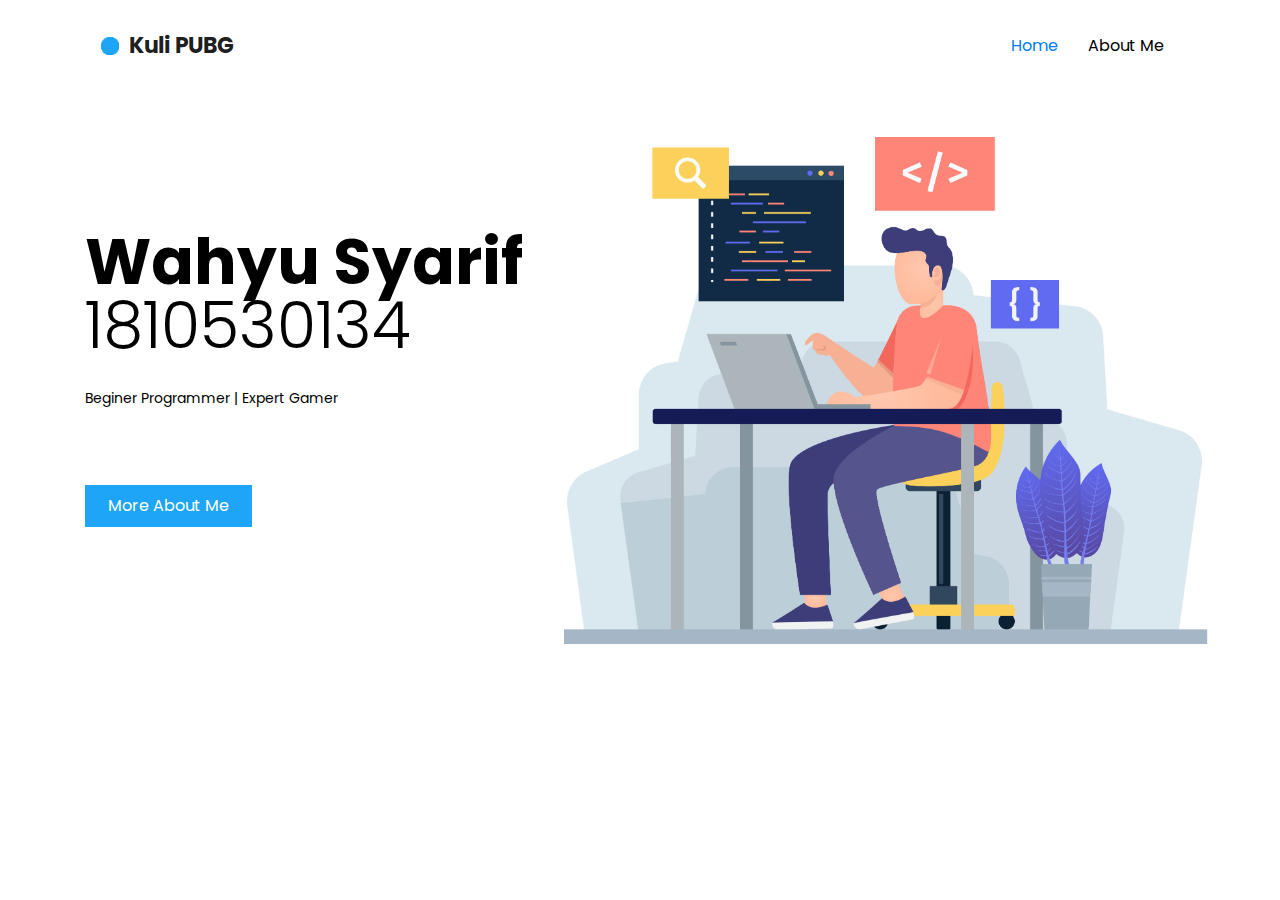
<file: index.html>
<!doctype html>
<html lang="en">

<head>
    <meta charset="utf-8">
    <meta name="viewport" content="width=device-width, initial-scale=1, shrink-to-fit=no">

    <!-- Bootstrap CSS -->
    <link rel="stylesheet" href="css/bootstrap.min.css">
    <!-- Custom CSS -->
    <link rel="stylesheet" href="css/style.css">
    <!-- Favicon -->
    <link rel="icon" href="assets/images/favicon.png" class="rounded-circle">

    <title>Wahyu Syarif Hidayatullah</title>
</head>

<body>
    <div class="container">
        <header class="head my-3">
            <nav class="navbar navbar-expand-lg navbar-light head__custom-nav">
                <a class="navbar-brand d-flex align-items-center" href="#">
                    <img src="assets/images/logo.png" alt="website logo">
                    <span>Kuli PUBG</span>
                </a>
                <button class="navbar-toggler" type="button" data-toggle="collapse" data-target="#navbarNav">
                    <span><img src="assets/images/menu.png" alt=""></span>
                </button>
                <div class="collapse navbar-collapse justify-content-end" id="navbarNav">
                    <ul class="navbar-nav">
                        <li class="nav-item">
                            <a class="nav-link text-primary" href="#">Home</a>
                        </li>
                        <li class="nav-item">
                            <a class="nav-link" href="resume.html">About Me</a>
                        </li>
                    </ul>
                </div>
            </nav>
        </header>
    </div>
    <div class="container">
        <div class="row custom-section d-flex align-items-center">
            <div class="col-12 col-lg-4">
                <h2>Wahyu Syarif</h2>
                <h3>1810530134</h3>
                <p>Beginer Programmer | Expert Gamer</p>
                <a href="resume.html">More About Me</a>
            </div>
            <div class="col-12 col-lg-8">
                <img src="assets/images/programmer.png" alt="Team process banner">
            </div>
        </div>
    </div>


    <script src="https://code.jquery.com/jquery-3.4.1.slim.min.js"
        integrity="sha384-J6qa4849blE2+poT4WnyKhv5vZF5SrPo0iEjwBvKU7imGFAV0wwj1yYfoRSJoZ+n" crossorigin="anonymous">
    </script>
    <script src="https://cdn.jsdelivr.net/npm/popper.js@1.16.0/dist/umd/popper.min.js"
        integrity="sha384-Q6E9RHvbIyZFJoft+2mJbHaEWldlvI9IOYy5n3zV9zzTtmI3UksdQRVvoxMfooAo" crossorigin="anonymous">
    </script>
    <script src="https://stackpath.bootstrapcdn.com/bootstrap/4.4.1/js/bootstrap.min.js"
        integrity="sha384-wfSDF2E50Y2D1uUdj0O3uMBJnjuUD4Ih7YwaYd1iqfktj0Uod8GCExl3Og8ifwB6" crossorigin="anonymous">
    </script>
</body>

</html>
</file>
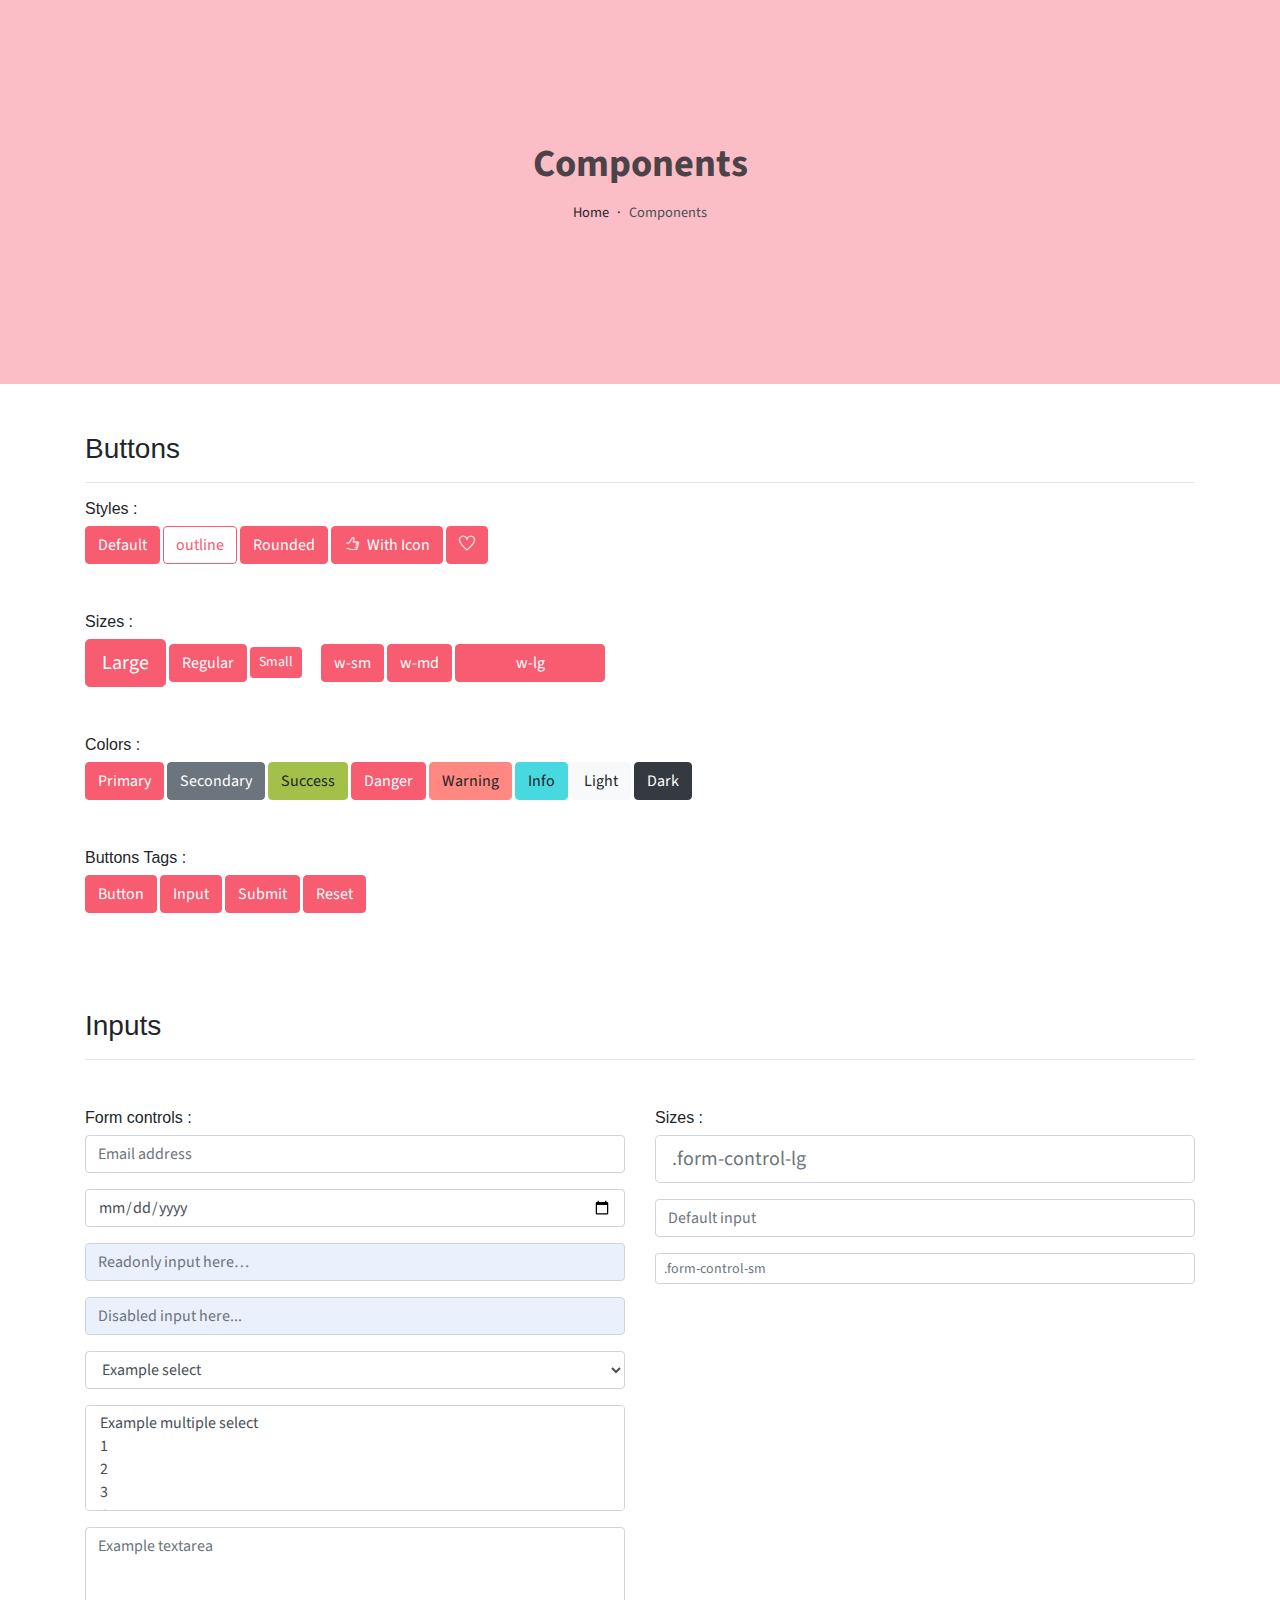
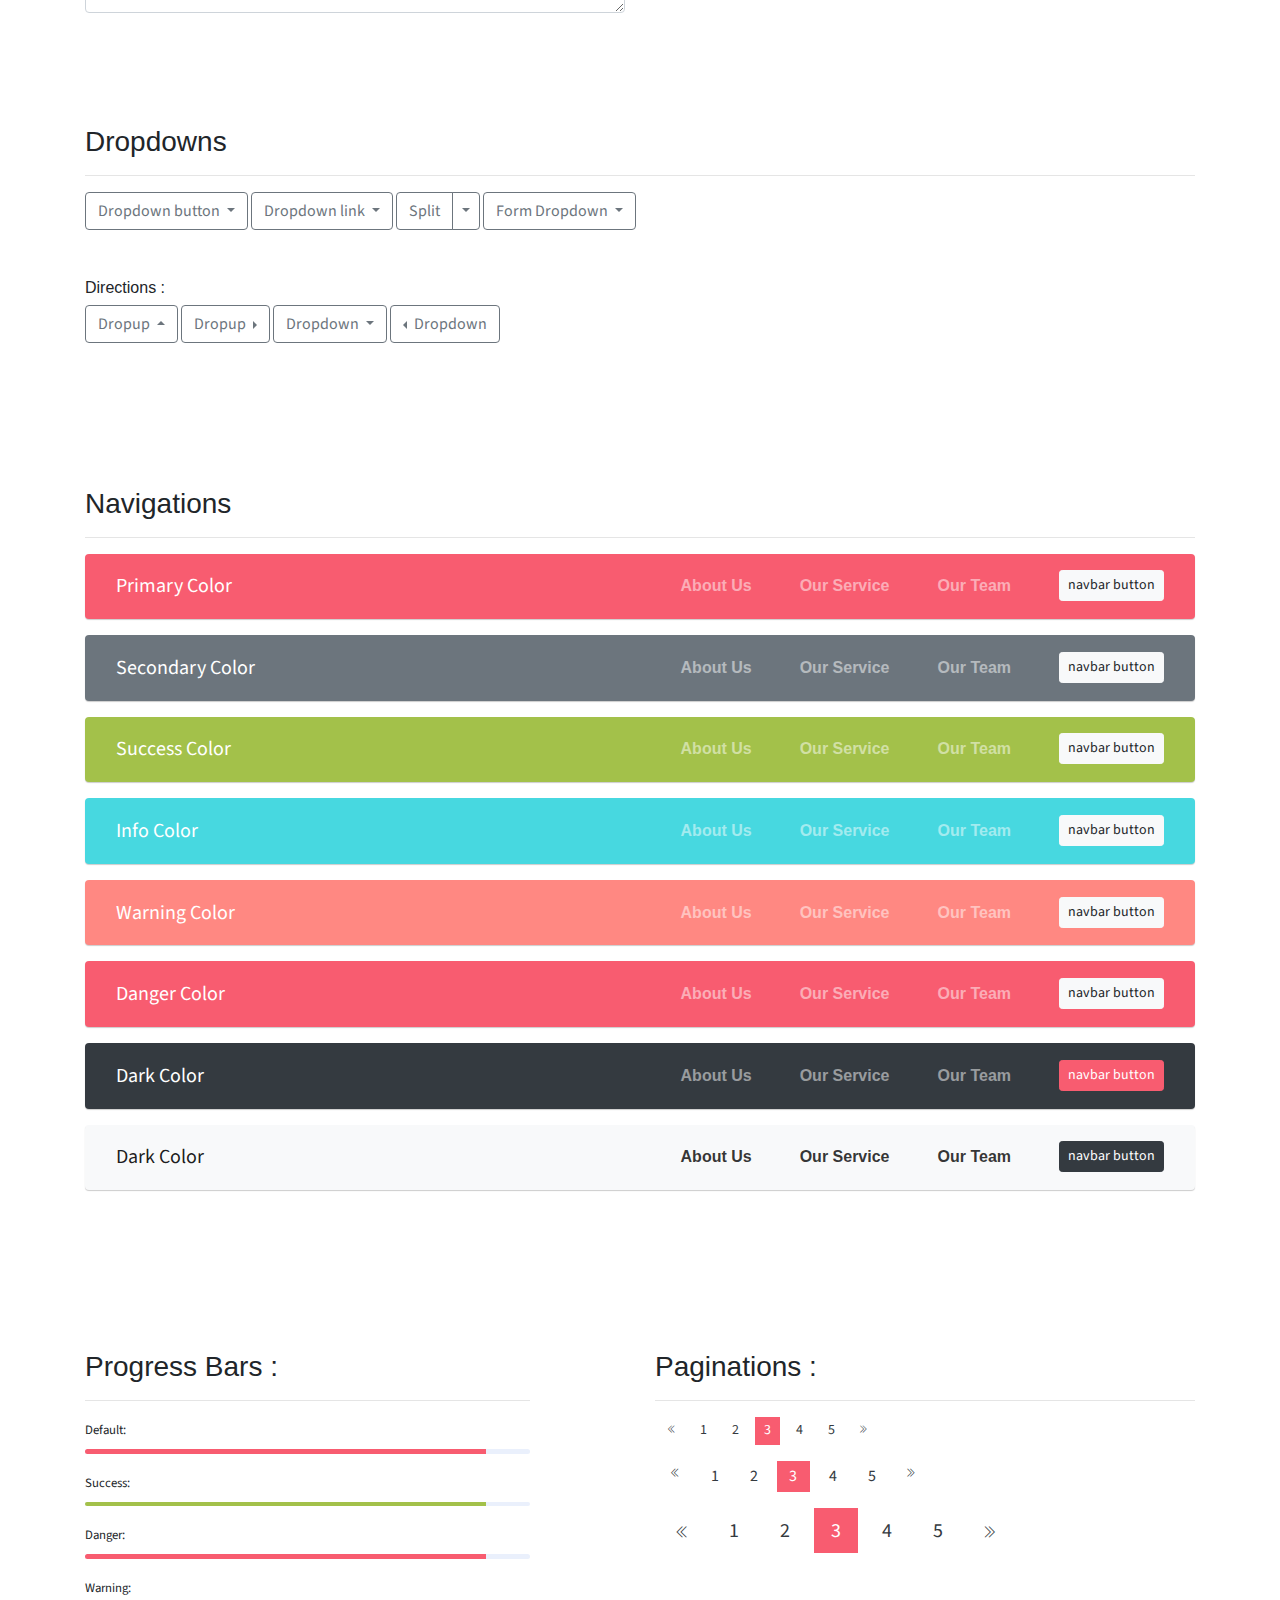
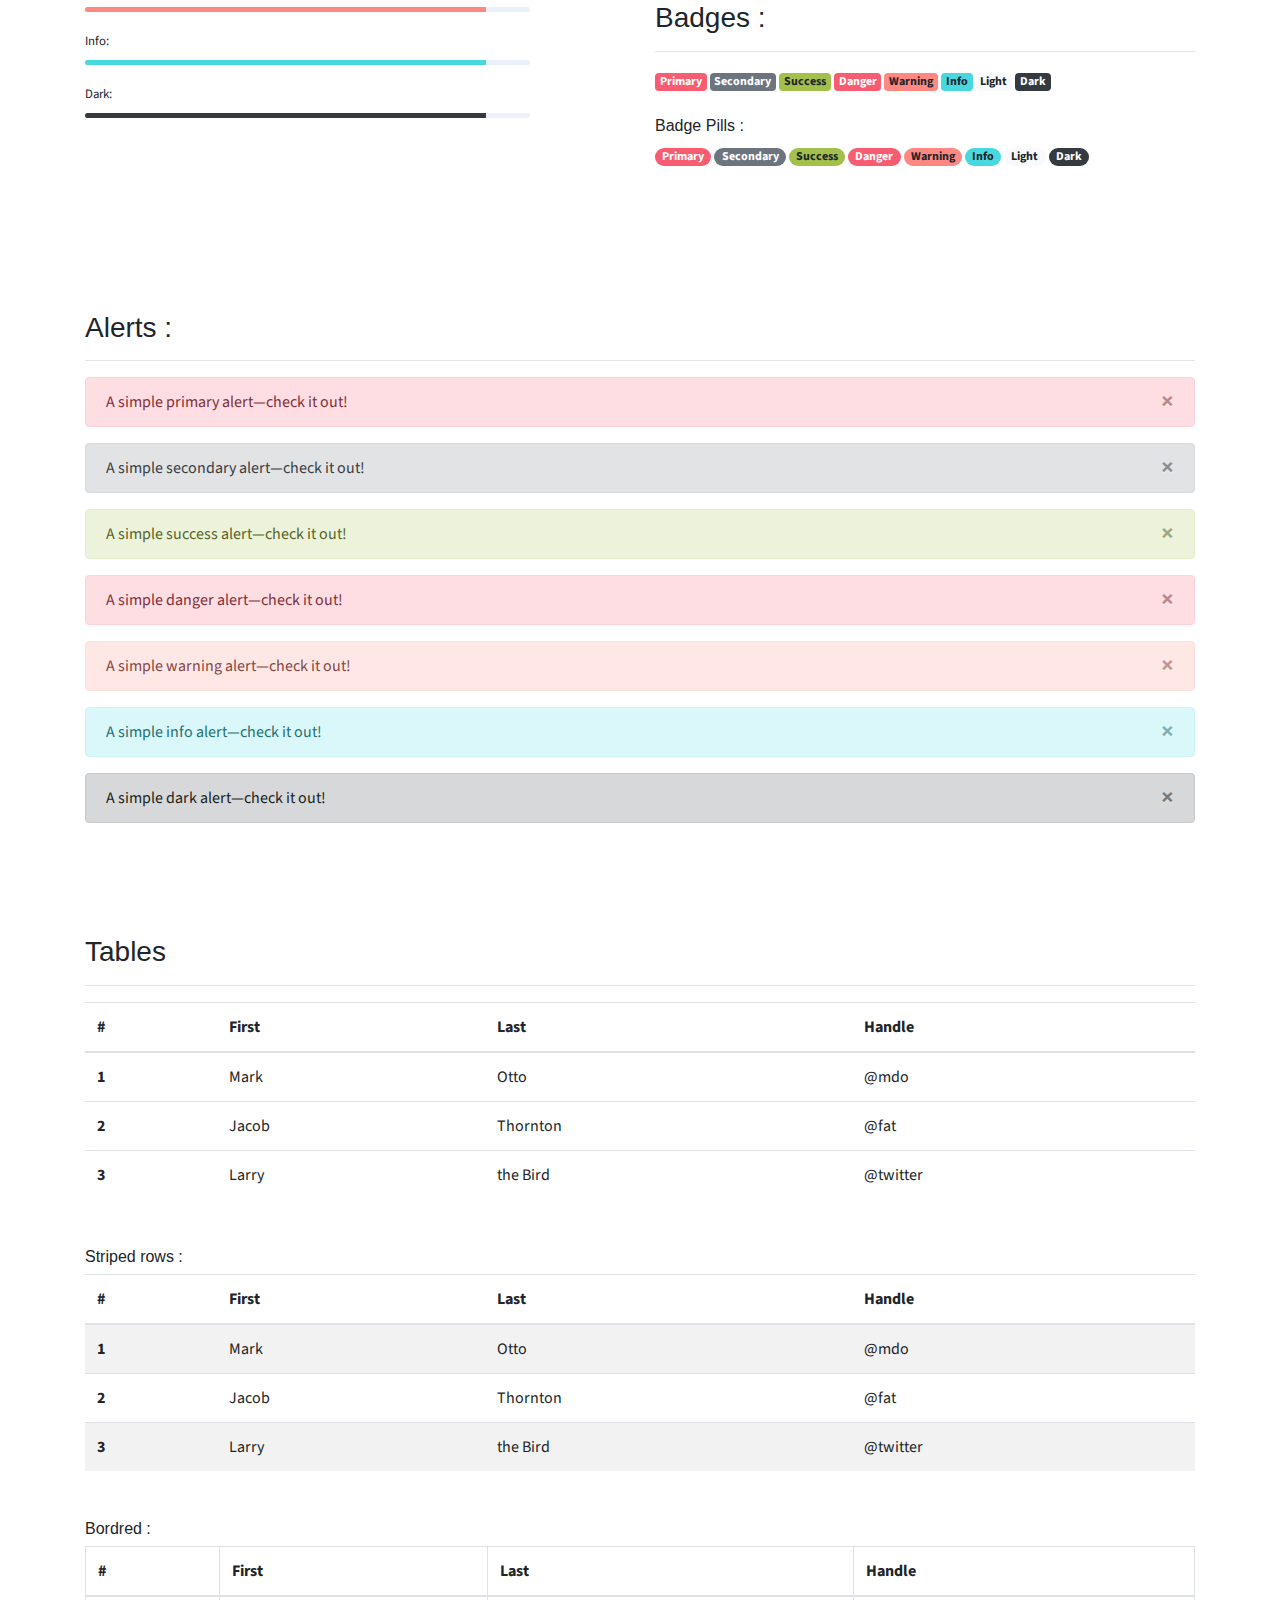
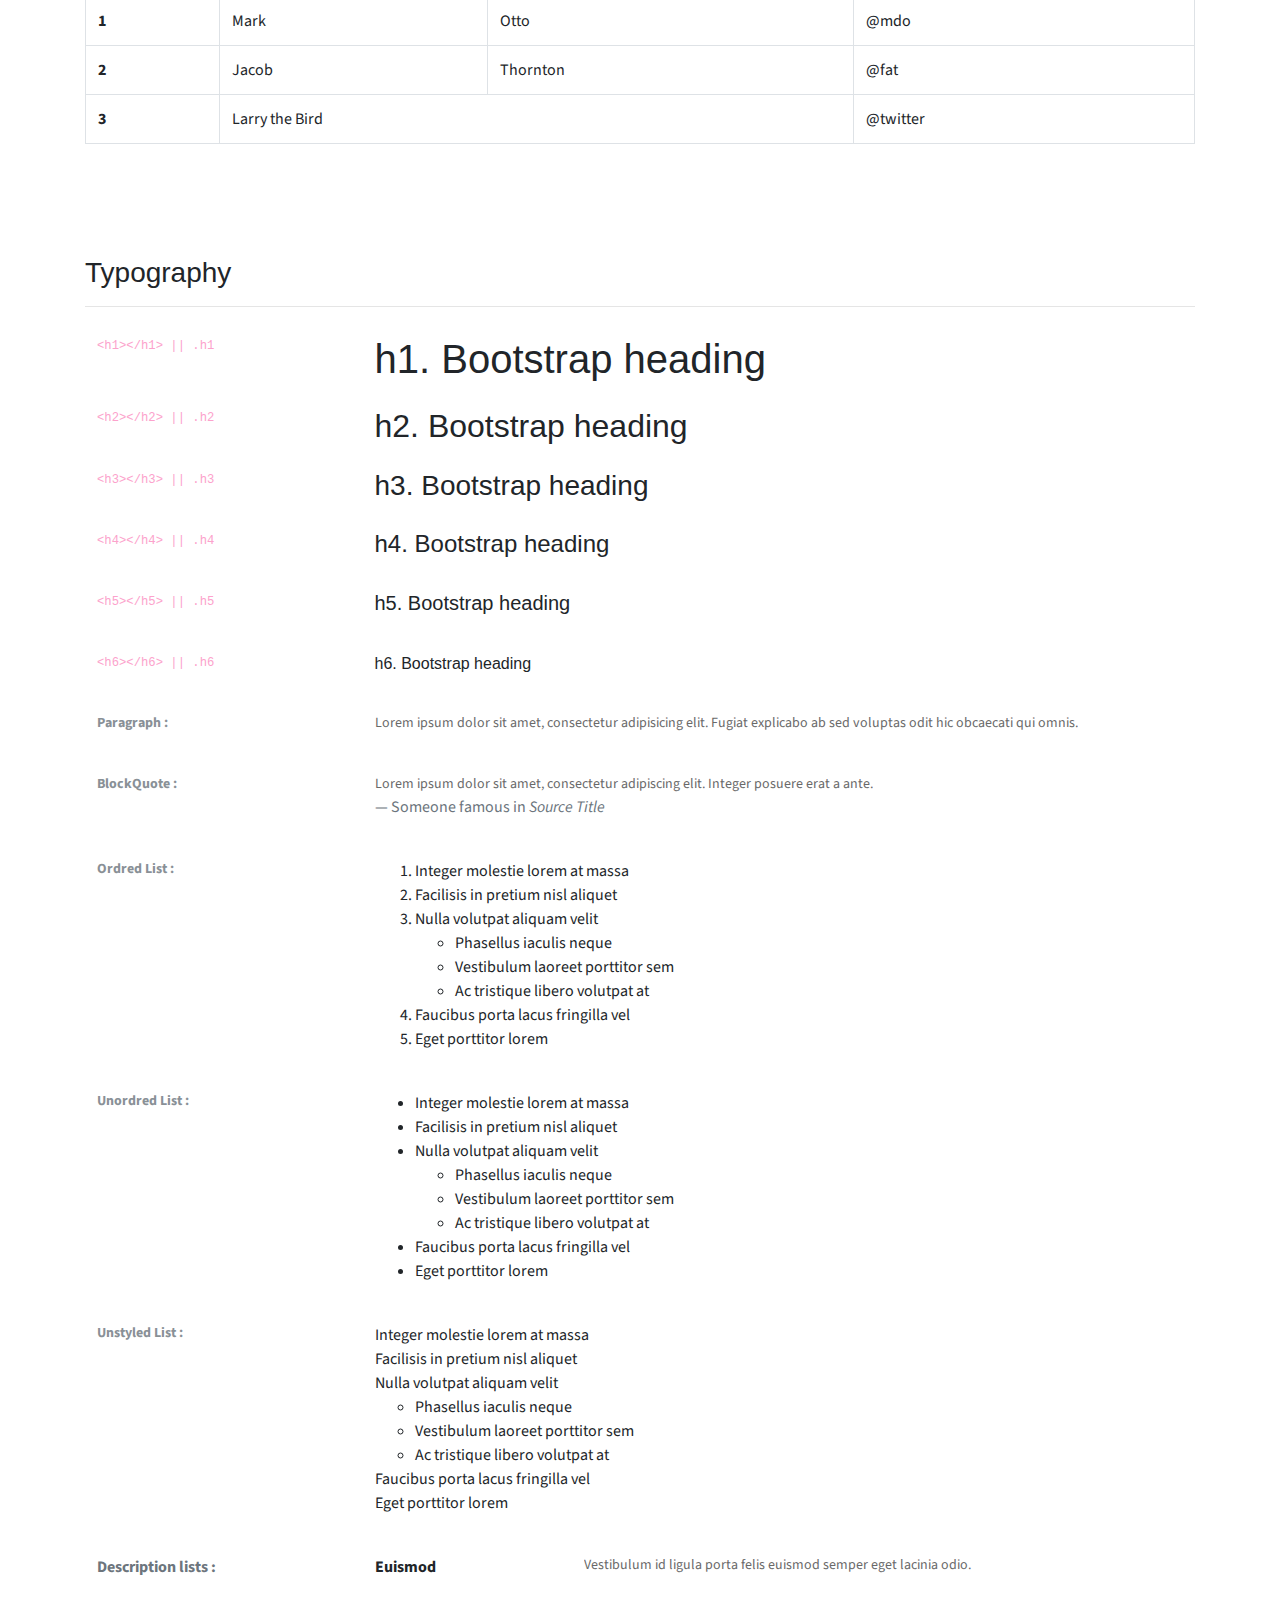
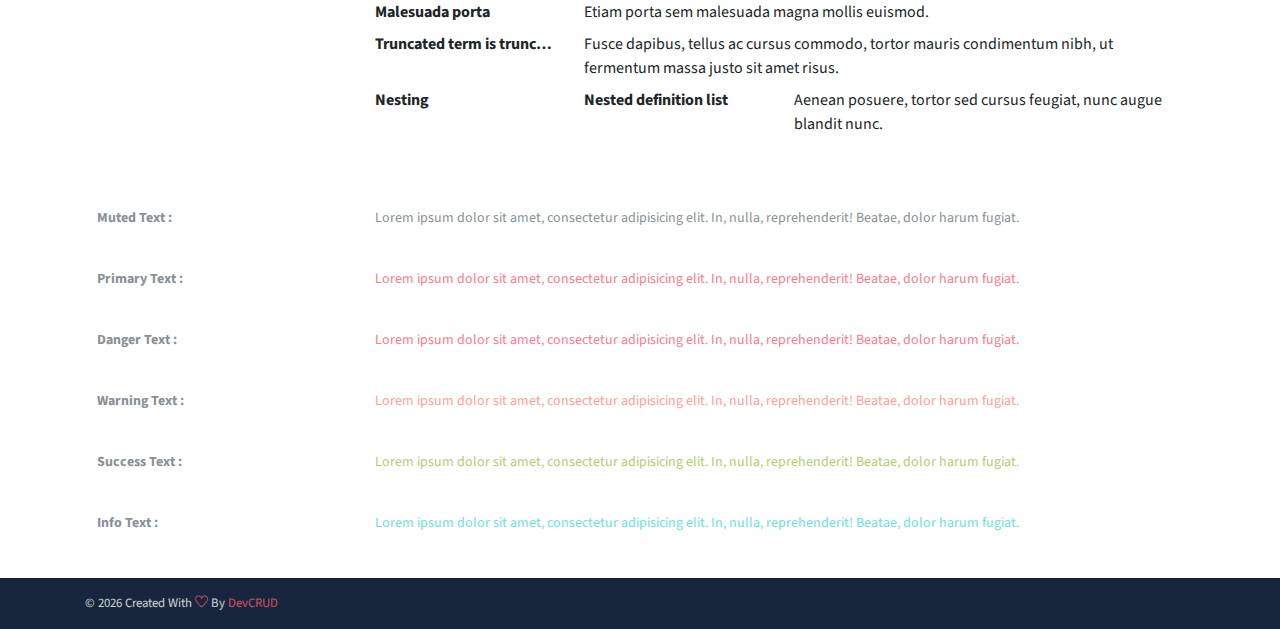
<file: components.html>
<!DOCTYPE html>
<html lang="en">
<head>
   <meta charset="utf-8">
   <meta name="viewport" content="width=device-width, initial-scale=1, shrink-to-fit=no">
   <meta name="description" content="Start your development with JohnDoe landing page.">
   <meta name="author" content="Devcrud">
   <title>JohnDoe Landing page | Components</title>
   <link rel="icon" href="assets/imgs/favicon.png" type="image/png">
   <!-- font icons -->
   <link rel="stylesheet" href="assets/vendors/themify-icons/css/themify-icons.css">
   <!-- Bootstrap + Steller  -->
   <link rel="stylesheet" href="assets/css/johndoe.css">
</head>
<body>

   <!-- Page Header -->
   <header class="header header-mini"> 
      <div class="header-title">Components</div> 
      <nav aria-label="breadcrumb">
         <ol class="breadcrumb">
            <li class="breadcrumb-item"><a href="/">Home</a></li>
            <li class="breadcrumb-item active" aria-current="page">Components</li>
         </ol>
      </nav>
   </header> <!-- End Of Page Header -->

   <!-- main content -->
   <div class="container">

      <!-- Buttons -->
      <h3 class="mt-5">Buttons</h3>
      <hr>
      <h6 class="section-secondary-title">Styles :</h6>
      <button class="btn btn-primary">Default</button>
      <button class="btn btn-outline-primary">outline</button>
      <button class="btn btn-primary rounded">Rounded</button>
      <button class="btn btn-primary rounded"><i class="ti-thumb-up pr-1"></i> With Icon</button>
      <button class="btn btn-primary circle"><i class="ti-heart"></i></button>

      <h6 class="section-secondary-title mt-5">Sizes :</h6>
      <button class="btn btn-primary btn-lg">Large</button>
      <button class="btn btn-primary ">Regular</button>
      <button class="btn btn-primary btn-sm">Small</button>
      <button class="btn btn-primary w-sm ml-3">w-sm</button>
      <button class="btn btn-primary w-md">w-md</button>
      <button class="btn btn-primary w-lg">w-lg</button>

      <h6 class="section-secondary-title mt-5">Colors :</h6>          
      <button type="button" class="btn btn-primary">Primary</button>
      <button type="button" class="btn btn-secondary">Secondary</button>
      <button type="button" class="btn btn-success">Success</button>
      <button type="button" class="btn btn-danger">Danger</button>
      <button type="button" class="btn btn-warning">Warning</button>
      <button type="button" class="btn btn-info">Info</button>
      <button type="button" class="btn btn-light">Light</button>
      <button type="button" class="btn btn-dark">Dark</button>

      <h6 class="section-secondary-title mt-5">Buttons Tags :</h6>
      <button class="btn btn-primary" type="submit">Button</button>
      <input class="btn btn-primary" type="button" value="Input">
      <input class="btn btn-primary" type="submit" value="Submit">
      <input class="btn btn-primary" type="reset" value="Reset">
      
      <!-- devider -->
      <div class="py-5"></div>

      <!-- Inputs -->
      <h3>Inputs</h3>
      <hr>
      <div class="row mt-5">
         <div class="col-md-6">
            <h6 class="section-secondary-title">Form controls :</h6>        
            <div class="form-group">
               <input type="email" class="form-control" id="exampleFormControlInput1" placeholder="Email address">
            </div>
            <div class="form-group">
               <input type="date" class="form-control" id="exampleFormControlInput1" placeholder="Date">
            </div>
            <div class="form-group">
               <input class="form-control" type="text" placeholder="Readonly input here…" readonly>
            </div>
            <div class="form-group">
               <input class="form-control" id="disabledInput" type="text" placeholder="Disabled input here..." disabled>
            </div>
            <div class="form-group">
               <select class="form-control" id="exampleFormControlSelect1">
                  <option>Example select</option>
                  <option>1</option>
                  <option>2</option>
                  <option>3</option>
                  <option>4</option>
                  <option>5</option>
               </select>
            </div>
            <div class="form-group">
               <select multiple class="form-control" id="exampleFormControlSelect2">
                  <option>Example multiple select</option>
                  <option>1</option>
                  <option>2</option>
                  <option>3</option>
                  <option>4</option>
                  <option>5</option>
               </select>
            </div>
            <div class="form-group">
               <textarea class="form-control" id="exampleFormControlTextarea1" rows="3" placeholder="Example textarea"></textarea>
            </div>
         </div>
         <div class="col-md-6">
            <h6 class="section-secondary-title">Sizes :</h6>    
            <div class="form-group">
               <input class="form-control form-control-lg" type="text" placeholder=".form-control-lg">             
            </div>
            <div class="form-group">
               <input class="form-control" type="text" placeholder="Default input">
            </div>
            <div class="form-group">
               <input class="form-control form-control-sm" type="text" placeholder=".form-control-sm"> 
            </div>
         </div>
      </div> <!-- end of inputs -->   

      <!-- devider -->
      <div class="py-5"></div>             

      <!-- Dropdowns -->
      <h3 class="components-section-title font-weight-normal">Dropdowns</h3>
      <hr>
      <div class="dropdown d-inline-block">
         <button class="btn btn-outline-secondary dropdown-toggle" type="button" id="dropdownMenuButton" data-toggle="dropdown" aria-haspopup="true" aria-expanded="false">
         Dropdown button
         </button>
         <div class="dropdown-menu" aria-labelledby="dropdownMenuButton">
         <a class="dropdown-item" href="#">Action</a>
         <a class="dropdown-item" href="#">Another action</a>
         <a class="dropdown-item" href="#">Something else here</a>
         </div>
      </div>
      <div class="dropdown d-inline-block">
         <a class="btn btn-outline-secondary dropdown-toggle" href="#" role="button" id="dropdownMenuLink" data-toggle="dropdown" aria-haspopup="true" aria-expanded="false">
            Dropdown link
         </a>
         <div class="dropdown-menu" aria-labelledby="dropdownMenuLink">
            <a class="dropdown-item" href="#">Action</a>
            <a class="dropdown-item" href="#">Another action</a>
            <a class="dropdown-item" href="#">Something else here</a>
         </div>
      </div>
      <div class="btn-group">
         <button type="button" class="btn btn-outline-secondary">Split</button>
         <button type="button" class="btn btn-outline-secondary dropdown-toggle dropdown-toggle-split" data-toggle="dropdown" aria-haspopup="true" aria-expanded="false">
         <span class="sr-only">Toggle Dropdown</span>
         </button>
         <div class="dropdown-menu">
            <a class="dropdown-item" href="#">Action</a>
            <a class="dropdown-item" href="#">Another action</a>
            <a class="dropdown-item" href="#">Something else here</a>
            <div class="dropdown-divider"></div>
            <a class="dropdown-item" href="#">Separated link</a>
         </div>
      </div>
      <div class="btn-group">
         <button class="btn btn-outline-secondary dropdown-toggle" type="button" id="dropdownMenuButton" data-toggle="dropdown" aria-haspopup="true" aria-expanded="false">
            Form Dropdown
         </button>
         <div class="dropdown-menu form">
            <form class="px-4 py-3">
               <div class="form-group">
                  <input type="email" class="form-control" id="exampleDropdownFormEmail1" placeholder="email@example.com">
               </div>
               <div class="form-group">
                  <input type="password" class="form-control" id="exampleDropdownFormPassword1" placeholder="Password">
               </div>
               <div class="form-check mb-3">
                  <input type="checkbox" class="form-check-input" id="dropdownCheck">
                  <label class="form-check-label" for="dropdownCheck">
                     Remember me
                  </label>
               </div>
               <button type="submit" class="btn btn-primary btn-block">Sign in</button>
            </form>
            <div class="dropdown-divider"></div>
            <a class="dropdown-item" href="#"><small>New around here? Sign up</small></a>
            <a class="dropdown-item" href="#"><small>Forgot password?</small></a>
         </div>
      </div>       
      <h6 class="section-secondary-title mt-5">Directions :</h6>  
      <div class="btn-group dropup">
         <button type="button" class="btn btn-outline-secondary dropdown-toggle" data-toggle="dropdown" aria-haspopup="true" aria-expanded="false">
            Dropup
         </button>
         <div class="dropdown-menu">
            <a class="dropdown-item" href="#">Action</a>
            <a class="dropdown-item" href="#">Another action</a>
            <a class="dropdown-item" href="#">Something else here</a>
            <div class="dropdown-divider"></div>
            <a class="dropdown-item" href="#">Separated link</a>
         </div>
      </div>
      <div class="btn-group dropright">
         <button type="button" class="btn btn-outline-secondary dropdown-toggle" data-toggle="dropdown" aria-haspopup="true" aria-expanded="false">
            Dropup
         </button>
         <div class="dropdown-menu">
            <a class="dropdown-item" href="#">Action</a>
            <a class="dropdown-item" href="#">Another action</a>
            <a class="dropdown-item" href="#">Something else here</a>
            <div class="dropdown-divider"></div>
            <a class="dropdown-item" href="#">Separated link</a>
         </div>
      </div>
      <div class="btn-group">
         <button type="button" class="btn btn-outline-secondary dropdown-toggle" data-toggle="dropdown" aria-haspopup="true" aria-expanded="false">
            Dropdown
         </button>
         <div class="dropdown-menu">
            <a class="dropdown-item" href="#">Action</a>
            <a class="dropdown-item" href="#">Another action</a>
            <a class="dropdown-item" href="#">Something else here</a>
            <div class="dropdown-divider"></div>
            <a class="dropdown-item" href="#">Separated link</a>
         </div>
      </div>
      <div class="btn-group dropleft">
         <button type="button" class="btn btn-outline-secondary dropdown-toggle" data-toggle="dropdown" aria-haspopup="true" aria-expanded="false">
            Dropdown
         </button>
         <div class="dropdown-menu">
            <a class="dropdown-item" href="#">Action</a>
            <a class="dropdown-item" href="#">Another action</a>
            <a class="dropdown-item" href="#">Something else here</a>
            <div class="dropdown-divider"></div>
            <a class="dropdown-item" href="#">Separated link</a>
         </div>
      </div> <!-- end of Dropdowns -->  

      <!-- devider -->
      <div class="py-5"></div>   

      <!-- navbars -->
      <h3 class="components-section-title font-weight-normal mt-5">Navigations</h3>
      <hr>
      <nav class="navbar navbar-expand-sm navbar-dark bg-primary rounded shadow mb-3">
         <div class="container">
            <a class="navbar-brand" href="#">Primary Color</a>
            <button class="navbar-toggler ml-auto" type="button" data-toggle="collapse" data-target="#navbarSupportedContent" aria-controls="navbarSupportedContent" aria-expanded="false" aria-label="Toggle navigation">
            <span class="navbar-toggler-icon"></span>
            </button>
            <div class="collapse navbar-collapse" id="navbarSupportedContent">
               <ul class="navbar-nav ml-auto"> 
                  <li class="nav-item">
                     <a class="nav-link" href="#about">About Us</a>
                  </li>
                  <li class="nav-item">
                     <a class="nav-link" href="#service">Our Service</a>
                  </li>
                  <li class="nav-item">
                     <a class="nav-link" href="#team">Our Team</a>
                  </li>
                  <li class="nav-item">
                     <a href="#book-table" class="ml-4 mt-1 btn btn-light btn-sm">navbar button</a>
                  </li>
               </ul>                       
            </div>
         </div>
      </nav>
      <nav class="navbar navbar-expand-sm navbar-dark bg-secondary rounded shadow mb-3">
         <div class="container">
            <a class="navbar-brand" href="#">Secondary Color</a>
            <button class="navbar-toggler ml-auto" type="button" data-toggle="collapse" data-target="#navbarSupportedContent" aria-controls="navbarSupportedContent" aria-expanded="false" aria-label="Toggle navigation">
            <span class="navbar-toggler-icon"></span>
            </button>
            <div class="collapse navbar-collapse" id="navbarSupportedContent">
               <ul class="navbar-nav ml-auto"> 
                  <li class="nav-item">
                     <a class="nav-link" href="#about">About Us</a>
                  </li>
                  <li class="nav-item">
                     <a class="nav-link" href="#service">Our Service</a>
                  </li>
                  <li class="nav-item">
                     <a class="nav-link" href="#team">Our Team</a>
                  </li>
                  <li class="nav-item">
                     <a href="#book-table" class="ml-4 mt-1 btn btn-light btn-sm">navbar button</a>
                  </li>
               </ul>                       
            </div>
         </div>
      </nav>
      <nav class="navbar navbar-expand-sm navbar-dark bg-success rounded shadow mb-3">
         <div class="container">
            <a class="navbar-brand" href="#">Success Color</a>
            <button class="navbar-toggler ml-auto" type="button" data-toggle="collapse" data-target="#navbarSupportedContent" aria-controls="navbarSupportedContent" aria-expanded="false" aria-label="Toggle navigation">
            <span class="navbar-toggler-icon"></span>
            </button>
            <div class="collapse navbar-collapse" id="navbarSupportedContent">
               <ul class="navbar-nav ml-auto"> 
                  <li class="nav-item">
                     <a class="nav-link" href="#about">About Us</a>
                  </li>
                  <li class="nav-item">
                     <a class="nav-link" href="#service">Our Service</a>
                  </li>
                  <li class="nav-item">
                     <a class="nav-link" href="#team">Our Team</a>
                  </li>
                  <li class="nav-item">
                     <a href="#book-table" class="ml-4 mt-1 btn btn-light btn-sm">navbar button</a>
                  </li>
               </ul>                       
            </div>
         </div>
      </nav>
      <nav class="navbar navbar-expand-sm navbar-dark bg-info rounded shadow mb-3">
         <div class="container">
            <a class="navbar-brand" href="#">Info Color</a>
            <button class="navbar-toggler ml-auto" type="button" data-toggle="collapse" data-target="#navbarSupportedContent" aria-controls="navbarSupportedContent" aria-expanded="false" aria-label="Toggle navigation">
            <span class="navbar-toggler-icon"></span>
            </button>
            <div class="collapse navbar-collapse" id="navbarSupportedContent">
               <ul class="navbar-nav ml-auto"> 
                  <li class="nav-item">
                     <a class="nav-link" href="#about">About Us</a>
                  </li>
                  <li class="nav-item">
                     <a class="nav-link" href="#service">Our Service</a>
                  </li>
                  <li class="nav-item">
                     <a class="nav-link" href="#team">Our Team</a>
                  </li>
                  <li class="nav-item">
                     <a href="#book-table" class="ml-4 mt-1 btn btn-light btn-sm">navbar button</a>
                  </li>
               </ul>                       
            </div>
         </div>
      </nav>
      <nav class="navbar navbar-expand-sm navbar-dark bg-warning rounded shadow mb-3">
         <div class="container">
            <a class="navbar-brand" href="#">Warning Color</a>
            <button class="navbar-toggler ml-auto" type="button" data-toggle="collapse" data-target="#navbarSupportedContent" aria-controls="navbarSupportedContent" aria-expanded="false" aria-label="Toggle navigation">
            <span class="navbar-toggler-icon"></span>
            </button>
            <div class="collapse navbar-collapse" id="navbarSupportedContent">
               <ul class="navbar-nav ml-auto"> 
                  <li class="nav-item">
                     <a class="nav-link" href="#about">About Us</a>
                  </li>
                  <li class="nav-item">
                     <a class="nav-link" href="#service">Our Service</a>
                  </li>
                  <li class="nav-item">
                     <a class="nav-link" href="#team">Our Team</a>
                  </li>
                  <li class="nav-item">
                     <a href="#book-table" class="ml-4 mt-1 btn btn-light btn-sm">navbar button</a>
                  </li>
               </ul>                       
            </div>
         </div>
      </nav>
      <nav class="navbar navbar-expand-sm navbar-dark bg-danger rounded shadow mb-3">
         <div class="container">
            <a class="navbar-brand" href="#">Danger Color</a>
            <button class="navbar-toggler ml-auto" type="button" data-toggle="collapse" data-target="#navbarSupportedContent" aria-controls="navbarSupportedContent" aria-expanded="false" aria-label="Toggle navigation">
            <span class="navbar-toggler-icon"></span>
            </button>
            <div class="collapse navbar-collapse" id="navbarSupportedContent">
               <ul class="navbar-nav ml-auto"> 
                  <li class="nav-item">
                     <a class="nav-link" href="#about">About Us</a>
                  </li>
                  <li class="nav-item">
                     <a class="nav-link" href="#service">Our Service</a>
                  </li>
                  <li class="nav-item">
                     <a class="nav-link" href="#team">Our Team</a>
                  </li>
                  <li class="nav-item">
                     <a href="#book-table" class="ml-4 mt-1 btn btn-light btn-sm">navbar button</a>
                  </li>
               </ul>                       
            </div>
         </div>
      </nav>
      <nav class="navbar navbar-expand-sm navbar-dark bg-dark rounded shadow mb-3">
         <div class="container">
            <a class="navbar-brand" href="#">Dark Color</a>
            <button class="navbar-toggler ml-auto" type="button" data-toggle="collapse" data-target="#navbarSupportedContent" aria-controls="navbarSupportedContent" aria-expanded="false" aria-label="Toggle navigation">
            <span class="navbar-toggler-icon"></span>
            </button>
            <div class="collapse navbar-collapse" id="navbarSupportedContent">
               <ul class="navbar-nav ml-auto"> 
                  <li class="nav-item">
                     <a class="nav-link" href="#about">About Us</a>
                  </li>
                  <li class="nav-item">
                     <a class="nav-link" href="#service">Our Service</a>
                  </li>
                  <li class="nav-item">
                     <a class="nav-link" href="#team">Our Team</a>
                  </li>
                  <li class="nav-item">
                     <a href="#book-table" class="ml-4 mt-1 btn btn-primary btn-sm">navbar button</a>
                  </li>
               </ul>                       
            </div>
         </div>
      </nav>
      <nav class="navbar navbar-expand-sm navbar-light bg-light rounded shadow mb-3">
         <div class="container">
            <a class="navbar-brand" href="#">Dark Color</a>
            <button class="navbar-toggler ml-auto" type="button" data-toggle="collapse" data-target="#navbarSupportedContent" aria-controls="navbarSupportedContent" aria-expanded="false" aria-label="Toggle navigation">
            <span class="navbar-toggler-icon"></span>
            </button>
            <div class="collapse navbar-collapse" id="navbarSupportedContent">
               <ul class="navbar-nav ml-auto"> 
                  <li class="nav-item">
                     <a class="nav-link" href="#about">About Us</a>
                  </li>
                  <li class="nav-item">
                     <a class="nav-link" href="#service">Our Service</a>
                  </li>
                  <li class="nav-item">
                     <a class="nav-link" href="#team">Our Team</a>
                  </li>
                  <li class="nav-item">
                     <a href="#book-table" class="ml-4 mt-1 btn btn-dark btn-sm">navbar button</a>
                  </li>
               </ul>                       
            </div>
         </div>
      </nav>
      <!-- End of navbars -->

      <!-- devider -->
      <div class="py-5"></div>   
      
      <!-- progress bars -->
      <div class="row justify-content-between">
         <div class="col-md-5">
            <h3 class="components-section-title font-weight-normal mt-5">Progress Bars :</h3>
            <hr>
            <small>Default: </small>
            <div class="progress mt-2 mb-3">
               <div class="progress-bar" role="progressbar" style="width: 90%" aria-valuenow="25" aria-valuemin="0" aria-valuemax="100"></div>
            </div>
            <small>Success:</small>
            <div class="progress mt-2 mb-3">
               <div class="progress-bar bg-success" role="progressbar" style="width: 90%" aria-valuenow="25" aria-valuemin="0" aria-valuemax="100"></div>
            </div>
            <small>Danger:</small>
            <div class="progress mt-2 mb-3">
               <div class="progress-bar bg-danger" role="progressbar" style="width: 90%" aria-valuenow="25" aria-valuemin="0" aria-valuemax="100"></div>
            </div>
            <small>Warning:</small>
            <div class="progress mt-2 mb-3">
               <div class="progress-bar bg-warning" role="progressbar" style="width: 90%" aria-valuenow="25" aria-valuemin="0" aria-valuemax="100"></div>
            </div>
            <small>Info:</small>
            <div class="progress mt-2 mb-3">
               <div class="progress-bar bg-info" role="progressbar" style="width: 90%" aria-valuenow="25" aria-valuemin="0" aria-valuemax="100"></div>
            </div>
            <small>Dark:</small>
            <div class="progress mt-2 mb-3">
               <div class="progress-bar bg-dark" role="progressbar" style="width: 90%" aria-valuenow="25" aria-valuemin="0" aria-valuemax="100"></div>
            </div>
         </div>
         <div class="col-md-6">
            <h3 class="components-section-title font-weight-normal mt-5">Paginations :</h3>
            <hr>
            <nav aria-label="Page navigation example">
               <ul class="pagination pagination-sm">
                  <li class="page-item"><a class="page-link" href="#"><i class="ti-angle-double-left"></i></a></li>
                  <li class="page-item"><a class="page-link" href="#">1</a></li>
                  <li class="page-item"><a class="page-link" href="#">2</a></li>
                  <li class="page-item active"><a class="page-link" href="#">3</a></li>
                  <li class="page-item"><a class="page-link" href="#">4</a></li>
                  <li class="page-item"><a class="page-link" href="#">5</a></li>
                  <li class="page-item"><a class="page-link" href="#"><i class="ti-angle-double-right"></i></a></li>
               </ul>
            </nav>
            <nav aria-label="Page navigation example">
               <ul class="pagination">
               <li class="page-item"><a class="page-link" href="#"><i class="ti-angle-double-left"></i></a></li>
                  <li class="page-item"><a class="page-link" href="#">1</a></li>
                  <li class="page-item"><a class="page-link" href="#">2</a></li>
                  <li class="page-item active"><a class="page-link" href="#">3</a></li>
                  <li class="page-item"><a class="page-link" href="#">4</a></li>
                  <li class="page-item"><a class="page-link" href="#">5</a></li>
                  <li class="page-item"><a class="page-link" href="#"><i class="ti-angle-double-right"></i></a></li>
               </ul>
            </nav>
            <nav aria-label="Page navigation example">
               <ul class="pagination pagination-lg">
                  <li class="page-item"><a class="page-link" href="#"><i class="ti-angle-double-left"></i></a></li>
                  <li class="page-item"><a class="page-link" href="#">1</a></li>
                  <li class="page-item"><a class="page-link" href="#">2</a></li>
                  <li class="page-item active"><a class="page-link" href="#">3</a></li>
                  <li class="page-item"><a class="page-link" href="#">4</a></li>
                  <li class="page-item"><a class="page-link" href="#">5</a></li>
                  <li class="page-item"><a class="page-link" href="#"><i class="ti-angle-double-right"></i></a></li>
               </ul>
            </nav>

            <!-- Badges -->
            <h3 class="components-section-title font-weight-normal mt-5">Badges :</h3>
            <hr>
            <span class="badge badge-primary">Primary</span>
            <span class="badge badge-secondary">Secondary</span>
            <span class="badge badge-success">Success</span>
            <span class="badge badge-danger">Danger</span>
            <span class="badge badge-warning">Warning</span>
            <span class="badge badge-info">Info</span>
            <span class="badge badge-light">Light</span>
            <span class="badge badge-dark">Dark</span>
            <h6 class="section-secondary-title mt-4 mb-2">Badge Pills :</h6>
            <span class="badge badge-pill badge-primary">Primary</span>
            <span class="badge badge-pill badge-secondary">Secondary</span>
            <span class="badge badge-pill badge-success">Success</span>
            <span class="badge badge-pill badge-danger">Danger</span>
            <span class="badge badge-pill badge-warning">Warning</span>
            <span class="badge badge-pill badge-info">Info</span>
            <span class="badge badge-pill badge-light">Light</span>
            <span class="badge badge-pill badge-dark">Dark</span>
         </div>
      </div> <!-- End of Progress bars -->

      <!-- devider -->
      <div class="py-5"></div>  

      <!-- Alerts -->
      <h3 class="components-section-title font-weight-normal mt-5">Alerts :</h3>
      <hr>
      <div class="alert alert-primary alert-dismissible fade show" role="alert">
         A simple primary alert—check it out!
         <button type="button" class="close" data-dismiss="alert" aria-label="Close">
            <span aria-hidden="true">&times;</span>
         </button>
      </div>
      <div class="alert alert-secondary alert-dismissible fade show" role="alert">
         A simple secondary alert—check it out!
         <button type="button" class="close" data-dismiss="alert" aria-label="Close">
            <span aria-hidden="true">&times;</span>
         </button>
      </div>
      <div class="alert alert-success alert-dismissible fade show" role="alert">
         A simple success alert—check it out!
         <button type="button" class="close" data-dismiss="alert" aria-label="Close">
            <span aria-hidden="true">&times;</span>
         </button>
      </div>
      <div class="alert alert-danger alert-dismissible fade show" role="alert">
         A simple danger alert—check it out!
         <button type="button" class="close" data-dismiss="alert" aria-label="Close">
            <span aria-hidden="true">&times;</span>
         </button>
      </div>
      <div class="alert alert-warning alert-dismissible fade show" role="alert">
         A simple warning alert—check it out!
         <button type="button" class="close" data-dismiss="alert" aria-label="Close">
            <span aria-hidden="true">&times;</span>
         </button>
      </div>
      <div class="alert alert-info alert-dismissible fade show" role="alert">
         A simple info alert—check it out!
         <button type="button" class="close" data-dismiss="alert" aria-label="Close">
            <span aria-hidden="true">&times;</span>
         </button>
      </div>
      <div class="alert alert-dark alert-dismissible fade show" role="alert">
         A simple dark alert—check it out!
         <button type="button" class="close" data-dismiss="alert" aria-label="Close">
            <span aria-hidden="true">&times;</span>
         </button>
      </div>
      <!-- end of alerts -->

      <!-- devider -->
      <div class="py-5"></div> 
   
      <!-- tables -->
      <h3 class="components-section-title">Tables</h3>
      <hr>
      <table class="table">
         <thead>
            <tr>
               <th scope="col">#</th>
               <th scope="col">First</th>
               <th scope="col">Last</th>
               <th scope="col">Handle</th>
            </tr>
         </thead>
         <tbody>
            <tr>
               <th scope="row">1</th>
               <td>Mark</td>
               <td>Otto</td>
               <td>@mdo</td>
            </tr>
            <tr>
               <th scope="row">2</th>
               <td>Jacob</td>
               <td>Thornton</td>
               <td>@fat</td>
            </tr>
            <tr>
               <th scope="row">3</th>
               <td>Larry</td>
               <td>the Bird</td>
               <td>@twitter</td>
            </tr>
         </tbody>
      </table>

      <h6 class="section-secondary-title mt-5">Striped rows :</h6>
      <table class="table table-striped">
         <thead>
            <tr>
               <th scope="col">#</th>
               <th scope="col">First</th>
               <th scope="col">Last</th>
               <th scope="col">Handle</th>
            </tr>
         </thead>
         <tbody>
            <tr>
               <th scope="row">1</th>
               <td>Mark</td>
               <td>Otto</td>
               <td>@mdo</td>
            </tr>
            <tr>
               <th scope="row">2</th>
               <td>Jacob</td>
               <td>Thornton</td>
               <td>@fat</td>
            </tr>
            <tr>
               <th scope="row">3</th>
               <td>Larry</td>
               <td>the Bird</td>
               <td>@twitter</td>
            </tr>
         </tbody>
      </table>

      <h6 class="section-secondary-title mt-5">Bordred :</h6>
      <table class="table table-bordered">
         <thead>
            <tr>
               <th scope="col">#</th>
               <th scope="col">First</th>
               <th scope="col">Last</th>
               <th scope="col">Handle</th>
            </tr>
         </thead>
         <tbody>
            <tr>
               <th scope="row">1</th>
               <td>Mark</td>
               <td>Otto</td>
               <td>@mdo</td>
            </tr>
            <tr>
               <th scope="row">2</th>
               <td>Jacob</td>
               <td>Thornton</td>
               <td>@fat</td>
            </tr>
            <tr>
               <th scope="row">3</th>
               <td colspan="2">Larry the Bird</td>
               <td>@twitter</td>
            </tr>
         </tbody>
      </table>
      <!-- end of tables -->

      <!-- devider -->
      <div class="py-5"></div> 

      <!-- typography -->
      <h3 class="components-section-title">Typography</h3>
      <hr>
     
      <table class="table table-borderless v-align-center">
         <tbody>
            <tr>
               <td>
                  <p><code class="highlighter-rouge">&lt;h1&gt;&lt;/h1&gt; || .h1</code></p>
               </td>
               <td class="w-75"><span class="h1">h1. Bootstrap heading</span></td>
            </tr>
            <tr>
               <td>
                  <p><code class="highlighter-rouge">&lt;h2&gt;&lt;/h2&gt; || .h2</code></p>
               </td>
               <td><span class="h2">h2. Bootstrap heading</span></td>
            </tr>
            <tr>
               <td>
                  <p><code class="highlighter-rouge">&lt;h3&gt;&lt;/h3&gt; || .h3</code></p>
               </td>
               <td><span class="h3">h3. Bootstrap heading</span></td>
            </tr>
            <tr>
               <td>
                  <p><code class="highlighter-rouge">&lt;h4&gt;&lt;/h4&gt; || .h4</code></p>
               </td>
               <td><span class="h4">h4. Bootstrap heading</span></td>
            </tr>
            <tr>
               <td>
                  <p><code class="highlighter-rouge">&lt;h5&gt;&lt;/h5&gt; || .h5</code></p>
               </td>
               <td><span class="h5">h5. Bootstrap heading</span></td>
            </tr>
            <tr>
               <td>
                  <p><code class="highlighter-rouge">&lt;h6&gt;&lt;/h6&gt; || .h6</code></p>
               </td>
               <td><span class="h6">h6. Bootstrap heading</span></td>
            </tr>
            <tr>
               <td>
                  <p class="font-weight-bold text-muted">Paragraph :</p>
               </td>
               <td><p>Lorem ipsum dolor sit amet, consectetur adipisicing elit. Fugiat explicabo ab sed voluptas odit hic obcaecati qui omnis.</p></td>
            </tr>
            <tr>
               <td>
                  <p class="font-weight-bold text-muted">BlockQuote :</p>
               </td>
               <td>
                  <blockquote class="blockquote">
                     <p class="mb-0">Lorem ipsum dolor sit amet, consectetur adipiscing elit. Integer posuere erat a ante.</p>
                     <footer class="blockquote-footer">Someone famous in <cite title="Source Title">Source Title</cite></footer>
                  </blockquote>
               </td>
            </tr>

            
            <tr>
               <td><p class="font-weight-bold text-muted">Ordred List :</p></td>
               <td>
                  <ol>
                     <li>Integer molestie lorem at massa</li>
                     <li>Facilisis in pretium nisl aliquet</li>
                     <li>Nulla volutpat aliquam velit
                        <ul>
                           <li>Phasellus iaculis neque</li>
                           <li>Vestibulum laoreet porttitor sem</li>
                           <li>Ac tristique libero volutpat at</li>
                        </ul>
                     </li>
                     <li>Faucibus porta lacus fringilla vel</li>
                     <li>Eget porttitor lorem</li>
                  </ol>
               </td>
            </tr>
            <tr>
               <td><p class="font-weight-bold text-muted">Unordred List :</p></td>
               <td>
                  <ul >
                     <li>Integer molestie lorem at massa</li>
                     <li>Facilisis in pretium nisl aliquet</li>
                     <li>Nulla volutpat aliquam velit
                        <ul>
                           <li>Phasellus iaculis neque</li>
                           <li>Vestibulum laoreet porttitor sem</li>
                           <li>Ac tristique libero volutpat at</li>
                        </ul>
                     </li>
                     <li>Faucibus porta lacus fringilla vel</li>
                     <li>Eget porttitor lorem</li>
                  </ul>
               </td>
            </tr>
            <tr>
               <td><p class="font-weight-bold text-muted">Unstyled List :</p></td>
               <td>
                  <ul class="list-unstyled">
                     <li>Integer molestie lorem at massa</li>
                     <li>Facilisis in pretium nisl aliquet</li>
                     <li>Nulla volutpat aliquam velit
                        <ul>
                           <li>Phasellus iaculis neque</li>
                           <li>Vestibulum laoreet porttitor sem</li>
                           <li>Ac tristique libero volutpat at</li>
                        </ul>
                     </li>
                     <li>Faucibus porta lacus fringilla vel</li>
                     <li>Eget porttitor lorem</li>
                  </ul>
               </td>
            </tr>
            <tr>
               <td class="font-weight-bold text-muted">Description lists : </td>
               <td>
                  <dl class="row">
                     <dt class="col-sm-3">Euismod</dt>
                     <dd class="col-sm-9">
                        <p>Vestibulum id ligula porta felis euismod semper eget lacinia odio.</p>
                     </dd>

                     <dt class="col-sm-3">Malesuada porta</dt>
                     <dd class="col-sm-9">Etiam porta sem malesuada magna mollis euismod.</dd>

                     <dt class="col-sm-3 text-truncate">Truncated term is truncated</dt>
                     <dd class="col-sm-9">Fusce dapibus, tellus ac cursus commodo, tortor mauris condimentum nibh, ut fermentum massa justo sit amet risus.</dd>

                     <dt class="col-sm-3">Nesting</dt>
                     <dd class="col-sm-9">
                        <dl class="row">
                           <dt class="col-sm-4">Nested definition list</dt>
                           <dd class="col-sm-8">Aenean posuere, tortor sed cursus feugiat, nunc augue blandit nunc.</dd>
                        </dl>
                     </dd>
                  </dl>
               </td>
            </tr>
            <tr>
               <td>
                  <p class="font-weight-bold text-muted">Muted Text :</p>
               </td>
               <td>
                  <p class="text-muted">Lorem ipsum dolor sit amet, consectetur adipisicing elit. In, nulla, reprehenderit! Beatae, dolor harum fugiat.</p>
               </td>
            </tr>
            <tr>
               <td>
                  <p class="font-weight-bold text-muted">Primary Text :</p>
               </td>
               <td>
                  <p class="text-primary">Lorem ipsum dolor sit amet, consectetur adipisicing elit. In, nulla, reprehenderit! Beatae, dolor harum fugiat.</p>
               </td>
            </tr>
            <tr>
               <td>
                  <p class="font-weight-bold text-muted">Danger Text :</p>
               </td>
               <td>
                  <p class="text-danger">Lorem ipsum dolor sit amet, consectetur adipisicing elit. In, nulla, reprehenderit! Beatae, dolor harum fugiat.</p>
               </td>
            </tr>
            <tr>
               <td>
                  <p class="font-weight-bold text-muted">Warning Text :</p>
               </td>
               <td>
                  <p class="text-warning">Lorem ipsum dolor sit amet, consectetur adipisicing elit. In, nulla, reprehenderit! Beatae, dolor harum fugiat.</p>
               </td>
            </tr>
            <tr>
               <td>
                  <p class="font-weight-bold text-muted">Success Text :</p>
               </td>
               <td>
                  <p class="text-success">Lorem ipsum dolor sit amet, consectetur adipisicing elit. In, nulla, reprehenderit! Beatae, dolor harum fugiat.</p>
               </td>
            </tr>
            <tr>
               <td>
                  <p class="font-weight-bold text-muted">Info Text :</p>
               </td>
               <td>
                  <p class="text-info">Lorem ipsum dolor sit amet, consectetur adipisicing elit. In, nulla, reprehenderit! Beatae, dolor harum fugiat.</p>
               </td>
            </tr>
         </tbody>
      </table>
   </div>
   <!-- end of typography -->

   <!-- Page Footer -->
   <footer class="footer py-3">
        <div class="container">
            <p class="small mb-0 text-light">
                &copy; <script>document.write(new Date().getFullYear())</script> Created With <i class="ti-heart text-danger"></i> By <a href="http://devcrud.com" target="_blank"><span class="text-danger" title="Bootstrap 4 Themes and Dashboards">DevCRUD</span></a> 
            </p>
        </div>
    </footer>
   <!-- End of Page Footer -->  
   
   <!-- core  -->
   <script src="assets/vendors/jquery/jquery-3.4.1.js"></script>
   <script src="assets/vendors/bootstrap/bootstrap.bundle.js"></script>

</body>
</html>
</file>
<file: css/style.css>
@import url("https://fonts.googleapis.com/css2?family=Poppins:ital,wght@0,400;0,500;0,600;0,700;1,300&display=swap");

body {
  font-family: 'Poppins', sans-serif;
}

.head__custom-nav .navbar-brand img {
  width: 18px;
  height: 18px;
}

.head__custom-nav .navbar-brand span {
  font-weight: 700;
  font-size: 22px;
  margin-left: 10px;
}

.head__custom-nav button {
  padding: 0;
}

.head__custom-nav button span img {
  width: 45px;
}

.head__custom-nav #navbarNav .navbar-nav .nav-item .nav-link {
  color: #000;
  font-weight: 400;
  padding: 8px 15px;
  white-space: nowrap;
  transition: 0.5s cubic-bezier(0.785, 0.135, 0.15, 0.86);
}

.head__custom-nav #navbarNav .navbar-nav .nav-item .nav-link:hover {
  color: lightcoral;
}

.custom-section {
  width: inherit;
  padding: 40px 0;
}

@media screen and (max-width: 991.98px) {
  .custom-section {
    flex-direction: column-reverse;
  }
}

.custom-section .col-lg-4 {
  margin-top: 100px;
}

.custom-section .col-lg-4 h2 {
  font-weight: 700;
  font-size: 63px;
  color: #000;
  margin-bottom: 0;
  line-height: 1;
  white-space: nowrap;
}

.custom-section .col-lg-4 h3 {
  font-weight: 300;
  font-size: 64px;
  color: #000;
  line-height: 1;
}

.custom-section .col-lg-4 p {
  color: #000;
  font-size: 14px;
  margin-top: 30px;
}

.custom-section .col-lg-4 a {
  display: inline-block;
  padding: 8px 22px;
  color: #fff;
  background-color: #1EA5F7;
  border: 1px solid transparent;
  margin-top: 60px;
  text-decoration: none;
  transition: 0.5s cubic-bezier(0.785, 0.135, 0.15, 0.86);
}

.custom-section .col-lg-4 a:hover {
  color: #1EA5F7;
  background-color: #fff;
  border: 1px solid #1EA5F7;
}

.custom-section .col-lg-8 img {
  width: 100%;
  position: absolute;
  top: -12rem;
  right: -11%;
}

@media screen and (max-width: 991.98px) {
  .custom-section .col-lg-8 img {
    width: 100%;
    position: relative;
    top: 0;
    right: 0;
  }
}

.custom-section .col-lg-8 .animate-img img {
  width: 118px;
  position: absolute;
  top: -13.5rem;
  right: 2.9rem;
}


/* CSS untuk RESUME */

.container-fluid{
  padding-top: 20px;
  padding-bottom: 20px;
  background-image: url("assets/images/codebg.jpeg");
  background-color: lightseagreen;
}

.container-fluid img{
  width: 300px;
  border: 5px solid #666;
  position: relative;
  left: 200px;
  bottom: 15px;
}

.container h1{
  padding-top: 110px;
  font-size: 50px;
}
</file>
<file: assets/vendors/themify-icons/css/themify-icons.css>
@font-face {
	font-family: 'themify';
	src:url("../fonts/themify.eot?-fvbane");
	src:url("../fonts/themify.eot?#iefix-fvbane") format("embedded-opentype"),
		url("../fonts/themify.woff?-fvbane") format("woff"),
		url("../fonts/themify.ttf?-fvbane") format("truetype"),
		url("../fonts/themify.svg?-fvbane#themify") format("svg");
	font-weight: normal;
	font-style: normal;
}

[class^="ti-"], [class*=" ti-"] {
	font-family: 'themify';
	speak: none;
	font-style: normal;
	font-weight: normal;
	font-variant: normal;
	text-transform: none;
	line-height: 1;

	/* Better Font Rendering =========== */
	-webkit-font-smoothing: antialiased;
	-moz-osx-font-smoothing: grayscale;
}

.ti-wand:before {
	content: "\e600";
}
.ti-volume:before {
	content: "\e601";
}
.ti-user:before {
	content: "\e602";
}
.ti-unlock:before {
	content: "\e603";
}
.ti-unlink:before {
	content: "\e604";
}
.ti-trash:before {
	content: "\e605";
}
.ti-thought:before {
	content: "\e606";
}
.ti-target:before {
	content: "\e607";
}
.ti-tag:before {
	content: "\e608";
}
.ti-tablet:before {
	content: "\e609";
}
.ti-star:before {
	content: "\e60a";
}
.ti-spray:before {
	content: "\e60b";
}
.ti-signal:before {
	content: "\e60c";
}
.ti-shopping-cart:before {
	content: "\e60d";
}
.ti-shopping-cart-full:before {
	content: "\e60e";
}
.ti-settings:before {
	content: "\e60f";
}
.ti-search:before {
	content: "\e610";
}
.ti-zoom-in:before {
	content: "\e611";
}
.ti-zoom-out:before {
	content: "\e612";
}
.ti-cut:before {
	content: "\e613";
}
.ti-ruler:before {
	content: "\e614";
}
.ti-ruler-pencil:before {
	content: "\e615";
}
.ti-ruler-alt:before {
	content: "\e616";
}
.ti-bookmark:before {
	content: "\e617";
}
.ti-bookmark-alt:before {
	content: "\e618";
}
.ti-reload:before {
	content: "\e619";
}
.ti-plus:before {
	content: "\e61a";
}
.ti-pin:before {
	content: "\e61b";
}
.ti-pencil:before {
	content: "\e61c";
}
.ti-pencil-alt:before {
	content: "\e61d";
}
.ti-paint-roller:before {
	content: "\e61e";
}
.ti-paint-bucket:before {
	content: "\e61f";
}
.ti-na:before {
	content: "\e620";
}
.ti-mobile:before {
	content: "\e621";
}
.ti-minus:before {
	content: "\e622";
}
.ti-medall:before {
	content: "\e623";
}
.ti-medall-alt:before {
	content: "\e624";
}
.ti-marker:before {
	content: "\e625";
}
.ti-marker-alt:before {
	content: "\e626";
}
.ti-arrow-up:before {
	content: "\e627";
}
.ti-arrow-right:before {
	content: "\e628";
}
.ti-arrow-left:before {
	content: "\e629";
}
.ti-arrow-down:before {
	content: "\e62a";
}
.ti-lock:before {
	content: "\e62b";
}
.ti-location-arrow:before {
	content: "\e62c";
}
.ti-link:before {
	content: "\e62d";
}
.ti-layout:before {
	content: "\e62e";
}
.ti-layers:before {
	content: "\e62f";
}
.ti-layers-alt:before {
	content: "\e630";
}
.ti-key:before {
	content: "\e631";
}
.ti-import:before {
	content: "\e632";
}
.ti-image:before {
	content: "\e633";
}
.ti-heart:before {
	content: "\e634";
}
.ti-heart-broken:before {
	content: "\e635";
}
.ti-hand-stop:before {
	content: "\e636";
}
.ti-hand-open:before {
	content: "\e637";
}
.ti-hand-drag:before {
	content: "\e638";
}
.ti-folder:before {
	content: "\e639";
}
.ti-flag:before {
	content: "\e63a";
}
.ti-flag-alt:before {
	content: "\e63b";
}
.ti-flag-alt-2:before {
	content: "\e63c";
}
.ti-eye:before {
	content: "\e63d";
}
.ti-export:before {
	content: "\e63e";
}
.ti-exchange-vertical:before {
	content: "\e63f";
}
.ti-desktop:before {
	content: "\e640";
}
.ti-cup:before {
	content: "\e641";
}
.ti-crown:before {
	content: "\e642";
}
.ti-comments:before {
	content: "\e643";
}
.ti-comment:before {
	content: "\e644";
}
.ti-comment-alt:before {
	content: "\e645";
}
.ti-close:before {
	content: "\e646";
}
.ti-clip:before {
	content: "\e647";
}
.ti-angle-up:before {
	content: "\e648";
}
.ti-angle-right:before {
	content: "\e649";
}
.ti-angle-left:before {
	content: "\e64a";
}
.ti-angle-down:before {
	content: "\e64b";
}
.ti-check:before {
	content: "\e64c";
}
.ti-check-box:before {
	content: "\e64d";
}
.ti-camera:before {
	content: "\e64e";
}
.ti-announcement:before {
	content: "\e64f";
}
.ti-brush:before {
	content: "\e650";
}
.ti-briefcase:before {
	content: "\e651";
}
.ti-bolt:before {
	content: "\e652";
}
.ti-bolt-alt:before {
	content: "\e653";
}
.ti-blackboard:before {
	content: "\e654";
}
.ti-bag:before {
	content: "\e655";
}
.ti-move:before {
	content: "\e656";
}
.ti-arrows-vertical:before {
	content: "\e657";
}
.ti-arrows-horizontal:before {
	content: "\e658";
}
.ti-fullscreen:before {
	content: "\e659";
}
.ti-arrow-top-right:before {
	content: "\e65a";
}
.ti-arrow-top-left:before {
	content: "\e65b";
}
.ti-arrow-circle-up:before {
	content: "\e65c";
}
.ti-arrow-circle-right:before {
	content: "\e65d";
}
.ti-arrow-circle-left:before {
	content: "\e65e";
}
.ti-arrow-circle-down:before {
	content: "\e65f";
}
.ti-angle-double-up:before {
	content: "\e660";
}
.ti-angle-double-right:before {
	content: "\e661";
}
.ti-angle-double-left:before {
	content: "\e662";
}
.ti-angle-double-down:before {
	content: "\e663";
}
.ti-zip:before {
	content: "\e664";
}
.ti-world:before {
	content: "\e665";
}
.ti-wheelchair:before {
	content: "\e666";
}
.ti-view-list:before {
	content: "\e667";
}
.ti-view-list-alt:before {
	content: "\e668";
}
.ti-view-grid:before {
	content: "\e669";
}
.ti-uppercase:before {
	content: "\e66a";
}
.ti-upload:before {
	content: "\e66b";
}
.ti-underline:before {
	content: "\e66c";
}
.ti-truck:before {
	content: "\e66d";
}
.ti-timer:before {
	content: "\e66e";
}
.ti-ticket:before {
	content: "\e66f";
}
.ti-thumb-up:before {
	content: "\e670";
}
.ti-thumb-down:before {
	content: "\e671";
}
.ti-text:before {
	content: "\e672";
}
.ti-stats-up:before {
	content: "\e673";
}
.ti-stats-down:before {
	content: "\e674";
}
.ti-split-v:before {
	content: "\e675";
}
.ti-split-h:before {
	content: "\e676";
}
.ti-smallcap:before {
	content: "\e677";
}
.ti-shine:before {
	content: "\e678";
}
.ti-shift-right:before {
	content: "\e679";
}
.ti-shift-left:before {
	content: "\e67a";
}
.ti-shield:before {
	content: "\e67b";
}
.ti-notepad:before {
	content: "\e67c";
}
.ti-server:before {
	content: "\e67d";
}
.ti-quote-right:before {
	content: "\e67e";
}
.ti-quote-left:before {
	content: "\e67f";
}
.ti-pulse:before {
	content: "\e680";
}
.ti-printer:before {
	content: "\e681";
}
.ti-power-off:before {
	content: "\e682";
}
.ti-plug:before {
	content: "\e683";
}
.ti-pie-chart:before {
	content: "\e684";
}
.ti-paragraph:before {
	content: "\e685";
}
.ti-panel:before {
	content: "\e686";
}
.ti-package:before {
	content: "\e687";
}
.ti-music:before {
	content: "\e688";
}
.ti-music-alt:before {
	content: "\e689";
}
.ti-mouse:before {
	content: "\e68a";
}
.ti-mouse-alt:before {
	content: "\e68b";
}
.ti-money:before {
	content: "\e68c";
}
.ti-microphone:before {
	content: "\e68d";
}
.ti-menu:before {
	content: "\e68e";
}
.ti-menu-alt:before {
	content: "\e68f";
}
.ti-map:before {
	content: "\e690";
}
.ti-map-alt:before {
	content: "\e691";
}
.ti-loop:before {
	content: "\e692";
}
.ti-location-pin:before {
	content: "\e693";
}
.ti-list:before {
	content: "\e694";
}
.ti-light-bulb:before {
	content: "\e695";
}
.ti-Italic:before {
	content: "\e696";
}
.ti-info:before {
	content: "\e697";
}
.ti-infinite:before {
	content: "\e698";
}
.ti-id-badge:before {
	content: "\e699";
}
.ti-hummer:before {
	content: "\e69a";
}
.ti-home:before {
	content: "\e69b";
}
.ti-help:before {
	content: "\e69c";
}
.ti-headphone:before {
	content: "\e69d";
}
.ti-harddrives:before {
	content: "\e69e";
}
.ti-harddrive:before {
	content: "\e69f";
}
.ti-gift:before {
	content: "\e6a0";
}
.ti-game:before {
	content: "\e6a1";
}
.ti-filter:before {
	content: "\e6a2";
}
.ti-files:before {
	content: "\e6a3";
}
.ti-file:before {
	content: "\e6a4";
}
.ti-eraser:before {
	content: "\e6a5";
}
.ti-envelope:before {
	content: "\e6a6";
}
.ti-download:before {
	content: "\e6a7";
}
.ti-direction:before {
	content: "\e6a8";
}
.ti-direction-alt:before {
	content: "\e6a9";
}
.ti-dashboard:before {
	content: "\e6aa";
}
.ti-control-stop:before {
	content: "\e6ab";
}
.ti-control-shuffle:before {
	content: "\e6ac";
}
.ti-control-play:before {
	content: "\e6ad";
}
.ti-control-pause:before {
	content: "\e6ae";
}
.ti-control-forward:before {
	content: "\e6af";
}
.ti-control-backward:before {
	content: "\e6b0";
}
.ti-cloud:before {
	content: "\e6b1";
}
.ti-cloud-up:before {
	content: "\e6b2";
}
.ti-cloud-down:before {
	content: "\e6b3";
}
.ti-clipboard:before {
	content: "\e6b4";
}
.ti-car:before {
	content: "\e6b5";
}
.ti-calendar:before {
	content: "\e6b6";
}
.ti-book:before {
	content: "\e6b7";
}
.ti-bell:before {
	content: "\e6b8";
}
.ti-basketball:before {
	content: "\e6b9";
}
.ti-bar-chart:before {
	content: "\e6ba";
}
.ti-bar-chart-alt:before {
	content: "\e6bb";
}
.ti-back-right:before {
	content: "\e6bc";
}
.ti-back-left:before {
	content: "\e6bd";
}
.ti-arrows-corner:before {
	content: "\e6be";
}
.ti-archive:before {
	content: "\e6bf";
}
.ti-anchor:before {
	content: "\e6c0";
}
.ti-align-right:before {
	content: "\e6c1";
}
.ti-align-left:before {
	content: "\e6c2";
}
.ti-align-justify:before {
	content: "\e6c3";
}
.ti-align-center:before {
	content: "\e6c4";
}
.ti-alert:before {
	content: "\e6c5";
}
.ti-alarm-clock:before {
	content: "\e6c6";
}
.ti-agenda:before {
	content: "\e6c7";
}
.ti-write:before {
	content: "\e6c8";
}
.ti-window:before {
	content: "\e6c9";
}
.ti-widgetized:before {
	content: "\e6ca";
}
.ti-widget:before {
	content: "\e6cb";
}
.ti-widget-alt:before {
	content: "\e6cc";
}
.ti-wallet:before {
	content: "\e6cd";
}
.ti-video-clapper:before {
	content: "\e6ce";
}
.ti-video-camera:before {
	content: "\e6cf";
}
.ti-vector:before {
	content: "\e6d0";
}
.ti-themify-logo:before {
	content: "\e6d1";
}
.ti-themify-favicon:before {
	content: "\e6d2";
}
.ti-themify-favicon-alt:before {
	content: "\e6d3";
}
.ti-support:before {
	content: "\e6d4";
}
.ti-stamp:before {
	content: "\e6d5";
}
.ti-split-v-alt:before {
	content: "\e6d6";
}
.ti-slice:before {
	content: "\e6d7";
}
.ti-shortcode:before {
	content: "\e6d8";
}
.ti-shift-right-alt:before {
	content: "\e6d9";
}
.ti-shift-left-alt:before {
	content: "\e6da";
}
.ti-ruler-alt-2:before {
	content: "\e6db";
}
.ti-receipt:before {
	content: "\e6dc";
}
.ti-pin2:before {
	content: "\e6dd";
}
.ti-pin-alt:before {
	content: "\e6de";
}
.ti-pencil-alt2:before {
	content: "\e6df";
}
.ti-palette:before {
	content: "\e6e0";
}
.ti-more:before {
	content: "\e6e1";
}
.ti-more-alt:before {
	content: "\e6e2";
}
.ti-microphone-alt:before {
	content: "\e6e3";
}
.ti-magnet:before {
	content: "\e6e4";
}
.ti-line-double:before {
	content: "\e6e5";
}
.ti-line-dotted:before {
	content: "\e6e6";
}
.ti-line-dashed:before {
	content: "\e6e7";
}
.ti-layout-width-full:before {
	content: "\e6e8";
}
.ti-layout-width-default:before {
	content: "\e6e9";
}
.ti-layout-width-default-alt:before {
	content: "\e6ea";
}
.ti-layout-tab:before {
	content: "\e6eb";
}
.ti-layout-tab-window:before {
	content: "\e6ec";
}
.ti-layout-tab-v:before {
	content: "\e6ed";
}
.ti-layout-tab-min:before {
	content: "\e6ee";
}
.ti-layout-slider:before {
	content: "\e6ef";
}
.ti-layout-slider-alt:before {
	content: "\e6f0";
}
.ti-layout-sidebar-right:before {
	content: "\e6f1";
}
.ti-layout-sidebar-none:before {
	content: "\e6f2";
}
.ti-layout-sidebar-left:before {
	content: "\e6f3";
}
.ti-layout-placeholder:before {
	content: "\e6f4";
}
.ti-layout-menu:before {
	content: "\e6f5";
}
.ti-layout-menu-v:before {
	content: "\e6f6";
}
.ti-layout-menu-separated:before {
	content: "\e6f7";
}
.ti-layout-menu-full:before {
	content: "\e6f8";
}
.ti-layout-media-right-alt:before {
	content: "\e6f9";
}
.ti-layout-media-right:before {
	content: "\e6fa";
}
.ti-layout-media-overlay:before {
	content: "\e6fb";
}
.ti-layout-media-overlay-alt:before {
	content: "\e6fc";
}
.ti-layout-media-overlay-alt-2:before {
	content: "\e6fd";
}
.ti-layout-media-left-alt:before {
	content: "\e6fe";
}
.ti-layout-media-left:before {
	content: "\e6ff";
}
.ti-layout-media-center-alt:before {
	content: "\e700";
}
.ti-layout-media-center:before {
	content: "\e701";
}
.ti-layout-list-thumb:before {
	content: "\e702";
}
.ti-layout-list-thumb-alt:before {
	content: "\e703";
}
.ti-layout-list-post:before {
	content: "\e704";
}
.ti-layout-list-large-image:before {
	content: "\e705";
}
.ti-layout-line-solid:before {
	content: "\e706";
}
.ti-layout-grid4:before {
	content: "\e707";
}
.ti-layout-grid3:before {
	content: "\e708";
}
.ti-layout-grid2:before {
	content: "\e709";
}
.ti-layout-grid2-thumb:before {
	content: "\e70a";
}
.ti-layout-cta-right:before {
	content: "\e70b";
}
.ti-layout-cta-left:before {
	content: "\e70c";
}
.ti-layout-cta-center:before {
	content: "\e70d";
}
.ti-layout-cta-btn-right:before {
	content: "\e70e";
}
.ti-layout-cta-btn-left:before {
	content: "\e70f";
}
.ti-layout-column4:before {
	content: "\e710";
}
.ti-layout-column3:before {
	content: "\e711";
}
.ti-layout-column2:before {
	content: "\e712";
}
.ti-layout-accordion-separated:before {
	content: "\e713";
}
.ti-layout-accordion-merged:before {
	content: "\e714";
}
.ti-layout-accordion-list:before {
	content: "\e715";
}
.ti-ink-pen:before {
	content: "\e716";
}
.ti-info-alt:before {
	content: "\e717";
}
.ti-help-alt:before {
	content: "\e718";
}
.ti-headphone-alt:before {
	content: "\e719";
}
.ti-hand-point-up:before {
	content: "\e71a";
}
.ti-hand-point-right:before {
	content: "\e71b";
}
.ti-hand-point-left:before {
	content: "\e71c";
}
.ti-hand-point-down:before {
	content: "\e71d";
}
.ti-gallery:before {
	content: "\e71e";
}
.ti-face-smile:before {
	content: "\e71f";
}
.ti-face-sad:before {
	content: "\e720";
}
.ti-credit-card:before {
	content: "\e721";
}
.ti-control-skip-forward:before {
	content: "\e722";
}
.ti-control-skip-backward:before {
	content: "\e723";
}
.ti-control-record:before {
	content: "\e724";
}
.ti-control-eject:before {
	content: "\e725";
}
.ti-comments-smiley:before {
	content: "\e726";
}
.ti-brush-alt:before {
	content: "\e727";
}
.ti-youtube:before {
	content: "\e728";
}
.ti-vimeo:before {
	content: "\e729";
}
.ti-twitter:before {
	content: "\e72a";
}
.ti-time:before {
	content: "\e72b";
}
.ti-tumblr:before {
	content: "\e72c";
}
.ti-skype:before {
	content: "\e72d";
}
.ti-share:before {
	content: "\e72e";
}
.ti-share-alt:before {
	content: "\e72f";
}
.ti-rocket:before {
	content: "\e730";
}
.ti-pinterest:before {
	content: "\e731";
}
.ti-new-window:before {
	content: "\e732";
}
.ti-microsoft:before {
	content: "\e733";
}
.ti-list-ol:before {
	content: "\e734";
}
.ti-linkedin:before {
	content: "\e735";
}
.ti-layout-sidebar-2:before {
	content: "\e736";
}
.ti-layout-grid4-alt:before {
	content: "\e737";
}
.ti-layout-grid3-alt:before {
	content: "\e738";
}
.ti-layout-grid2-alt:before {
	content: "\e739";
}
.ti-layout-column4-alt:before {
	content: "\e73a";
}
.ti-layout-column3-alt:before {
	content: "\e73b";
}
.ti-layout-column2-alt:before {
	content: "\e73c";
}
.ti-instagram:before {
	content: "\e73d";
}
.ti-google:before {
	content: "\e73e";
}
.ti-github:before {
	content: "\e73f";
}
.ti-flickr:before {
	content: "\e740";
}
.ti-facebook:before {
	content: "\e741";
}
.ti-dropbox:before {
	content: "\e742";
}
.ti-dribbble:before {
	content: "\e743";
}
.ti-apple:before {
	content: "\e744";
}
.ti-android:before {
	content: "\e745";
}
.ti-save:before {
	content: "\e746";
}
.ti-save-alt:before {
	content: "\e747";
}
.ti-yahoo:before {
	content: "\e748";
}
.ti-wordpress:before {
	content: "\e749";
}
.ti-vimeo-alt:before {
	content: "\e74a";
}
.ti-twitter-alt:before {
	content: "\e74b";
}
.ti-tumblr-alt:before {
	content: "\e74c";
}
.ti-trello:before {
	content: "\e74d";
}
.ti-stack-overflow:before {
	content: "\e74e";
}
.ti-soundcloud:before {
	content: "\e74f";
}
.ti-sharethis:before {
	content: "\e750";
}
.ti-sharethis-alt:before {
	content: "\e751";
}
.ti-reddit:before {
	content: "\e752";
}
.ti-pinterest-alt:before {
	content: "\e753";
}
.ti-microsoft-alt:before {
	content: "\e754";
}
.ti-linux:before {
	content: "\e755";
}
.ti-jsfiddle:before {
	content: "\e756";
}
.ti-joomla:before {
	content: "\e757";
}
.ti-html5:before {
	content: "\e758";
}
.ti-flickr-alt:before {
	content: "\e759";
}
.ti-email:before {
	content: "\e75a";
}
.ti-drupal:before {
	content: "\e75b";
}
.ti-dropbox-alt:before {
	content: "\e75c";
}
.ti-css3:before {
	content: "\e75d";
}
.ti-rss:before {
	content: "\e75e";
}
.ti-rss-alt:before {
	content: "\e75f";
}
</file>
<file: assets/css/johndoe.css>
@charset "UTF-8";
/*!
=========================================================
* JohnDoe Landing page
=========================================================

* Copyright: 2019 DevCRUD (https://devcrud.com)
* Licensed: (https://devcrud.com/licenses)
* Coded by www.devcrud.com

=========================================================

* The above copyright notice and this permission notice shall be included in all copies or substantial portions of the Software.
*/
@import url("https://fonts.googleapis.com/css?family=Source+Sans+Pro:200,200i,300,300i,400,400i,600,600i,700,700i,900,900i&display=swap");
:root {
  --blue: #79A9F5;
  --indigo: #C45F90;
  --purple: #A16AE8;
  --pink: #FC8BC0;
  --red: #F85C70;
  --orange: #FF8882;
  --yellow: #FAD02C;
  --green: #A3C14A;
  --teal: #20c997;
  --cyan: #47D8E0;
  --white: #fff;
  --gray: #6c757d;
  --gray-dark: #343a40;
  --primary: #F85C70;
  --secondary: #6c757d;
  --success: #A3C14A;
  --info: #47D8E0;
  --warning: #FF8882;
  --danger: #F85C70;
  --light: #f8f9fa;
  --dark: #343a40;
  --breakpoint-xs: 0;
  --breakpoint-sm: 576px;
  --breakpoint-md: 768px;
  --breakpoint-lg: 992px;
  --breakpoint-xl: 1200px;
  --font-family-sans-serif: "Source Sans Pro", sans-serif;
  --font-family-monospace: SFMono-Regular, Menlo, Monaco, Consolas, "Liberation Mono", "Courier New", monospace;
}

*,
*::before,
*::after {
  box-sizing: border-box;
}

html {
  font-family: sans-serif;
  line-height: 1.15;
  -webkit-text-size-adjust: 100%;
  -webkit-tap-highlight-color: rgba(0, 0, 0, 0);
}

article, aside, figcaption, figure, footer, header, hgroup, main, nav, section {
  display: block;
}

body {
  margin: 0;
  font-family: "Source Sans Pro", sans-serif;
  font-size: 1rem;
  font-weight: 400;
  line-height: 1.5;
  color: #212529;
  text-align: left;
  background-color: #fff;
}

[tabindex="-1"]:focus {
  outline: 0 !important;
}

hr {
  box-sizing: content-box;
  height: 0;
  overflow: visible;
}

h1, h2, h3, h4, h5, h6 {
  margin-top: 0;
  margin-bottom: 0.5rem;
}

p {
  margin-top: 0;
  margin-bottom: 1rem;
}

abbr[title],
abbr[data-original-title] {
  text-decoration: underline;
  -webkit-text-decoration: underline dotted;
          text-decoration: underline dotted;
  cursor: help;
  border-bottom: 0;
  -webkit-text-decoration-skip-ink: none;
          text-decoration-skip-ink: none;
}

address {
  margin-bottom: 1rem;
  font-style: normal;
  line-height: inherit;
}

ol,
ul,
dl {
  margin-top: 0;
  margin-bottom: 1rem;
}

ol ol,
ul ul,
ol ul,
ul ol {
  margin-bottom: 0;
}

dt {
  font-weight: 700;
}

dd {
  margin-bottom: .5rem;
  margin-left: 0;
}

blockquote {
  margin: 0 0 1rem;
}

b,
strong {
  font-weight: bolder;
}

small {
  font-size: 80%;
}

sub,
sup {
  position: relative;
  font-size: 75%;
  line-height: 0;
  vertical-align: baseline;
}

sub {
  bottom: -.25em;
}

sup {
  top: -.5em;
}

a {
  color: #F85C70;
  text-decoration: none;
  background-color: transparent;
}

a:hover {
  color: #f51330;
  text-decoration: none;
}

a:not([href]):not([tabindex]) {
  color: inherit;
  text-decoration: none;
}

a:not([href]):not([tabindex]):hover, a:not([href]):not([tabindex]):focus {
  color: inherit;
  text-decoration: none;
}

a:not([href]):not([tabindex]):focus {
  outline: 0;
}

pre,
code,
kbd,
samp {
  font-family: SFMono-Regular, Menlo, Monaco, Consolas, "Liberation Mono", "Courier New", monospace;
  font-size: 1em;
}

pre {
  margin-top: 0;
  margin-bottom: 1rem;
  overflow: auto;
}

figure {
  margin: 0 0 1rem;
}

img {
  vertical-align: middle;
  border-style: none;
}

svg {
  overflow: hidden;
  vertical-align: middle;
}

table {
  border-collapse: collapse;
}

caption {
  padding-top: 0.75rem;
  padding-bottom: 0.75rem;
  color: #6c757d;
  text-align: left;
  caption-side: bottom;
}

th {
  text-align: inherit;
}

label {
  display: inline-block;
  margin-bottom: 0.5rem;
}

button {
  border-radius: 0;
}

button:focus {
  outline: 1px dotted;
  outline: 5px auto -webkit-focus-ring-color;
}

input,
button,
select,
optgroup,
textarea {
  margin: 0;
  font-family: inherit;
  font-size: inherit;
  line-height: inherit;
}

button,
input {
  overflow: visible;
}

button,
select {
  text-transform: none;
}

select {
  word-wrap: normal;
}

button,
[type="button"],
[type="reset"],
[type="submit"] {
  -webkit-appearance: button;
}

button:not(:disabled),
[type="button"]:not(:disabled),
[type="reset"]:not(:disabled),
[type="submit"]:not(:disabled) {
  cursor: pointer;
}

button::-moz-focus-inner,
[type="button"]::-moz-focus-inner,
[type="reset"]::-moz-focus-inner,
[type="submit"]::-moz-focus-inner {
  padding: 0;
  border-style: none;
}

input[type="radio"],
input[type="checkbox"] {
  box-sizing: border-box;
  padding: 0;
}

input[type="date"],
input[type="time"],
input[type="datetime-local"],
input[type="month"] {
  -webkit-appearance: listbox;
}

textarea {
  overflow: auto;
  resize: vertical;
}

fieldset {
  min-width: 0;
  padding: 0;
  margin: 0;
  border: 0;
}

legend {
  display: block;
  width: 100%;
  max-width: 100%;
  padding: 0;
  margin-bottom: .5rem;
  font-size: 1.5rem;
  line-height: inherit;
  color: inherit;
  white-space: normal;
}

progress {
  vertical-align: baseline;
}

[type="number"]::-webkit-inner-spin-button,
[type="number"]::-webkit-outer-spin-button {
  height: auto;
}

[type="search"] {
  outline-offset: -2px;
  -webkit-appearance: none;
}

[type="search"]::-webkit-search-decoration {
  -webkit-appearance: none;
}

::-webkit-file-upload-button {
  font: inherit;
  -webkit-appearance: button;
}

output {
  display: inline-block;
}

summary {
  display: list-item;
  cursor: pointer;
}

template {
  display: none;
}

[hidden] {
  display: none !important;
}

h1, h2, h3, h4, h5, h6,
.h1, .h2, .h3, .h4, .h5, .h6 {
  margin-bottom: 0.5rem;
  font-family: "Dosis", sans-serif;
  font-weight: 500;
  line-height: 1.2;
}

h1, .h1 {
  font-size: 2.5rem;
}

h2, .h2 {
  font-size: 2rem;
}

h3, .h3 {
  font-size: 1.75rem;
}

h4, .h4 {
  font-size: 1.5rem;
}

h5, .h5 {
  font-size: 1.25rem;
}

h6, .h6 {
  font-size: 1rem;
}

.lead {
  font-size: 1.25rem;
  font-weight: 300;
}

.display-1 {
  font-size: 6rem;
  font-weight: 300;
  line-height: 1.2;
}

.display-2 {
  font-size: 5.5rem;
  font-weight: 300;
  line-height: 1.2;
}

.display-3 {
  font-size: 4.5rem;
  font-weight: 300;
  line-height: 1.2;
}

.display-4 {
  font-size: 3.5rem;
  font-weight: 300;
  line-height: 1.2;
}

hr {
  margin-top: 1rem;
  margin-bottom: 1rem;
  border: 0;
  border-top: 1px solid rgba(0, 0, 0, 0.1);
}

small,
.small {
  font-size: 80%;
  font-weight: 400;
}

mark,
.mark {
  padding: 0.2em;
  background-color: #fcf8e3;
}

.list-unstyled {
  padding-left: 0;
  list-style: none;
}

.list-inline {
  padding-left: 0;
  list-style: none;
}

.list-inline-item {
  display: inline-block;
}

.list-inline-item:not(:last-child) {
  margin-right: 0.5rem;
}

.initialism {
  font-size: 90%;
  text-transform: uppercase;
}

.blockquote {
  margin-bottom: 1rem;
  font-size: 1.25rem;
}

.blockquote-footer {
  display: block;
  font-size: 80%;
  color: #6c757d;
}

.blockquote-footer::before {
  content: "\2014\00A0";
}

.img-fluid {
  max-width: 100%;
  height: auto;
}

.img-thumbnail {
  padding: 0.25rem;
  background-color: #fff;
  border: 1px solid #dee2e6;
  border-radius: 0.25rem;
  max-width: 100%;
  height: auto;
}

.figure {
  display: inline-block;
}

.figure-img {
  margin-bottom: 0.5rem;
  line-height: 1;
}

.figure-caption {
  font-size: 90%;
  color: #6c757d;
}

code {
  font-size: 87.5%;
  color: #FC8BC0;
  word-break: break-word;
}

a > code {
  color: inherit;
}

kbd {
  padding: 0.2rem 0.4rem;
  font-size: 87.5%;
  color: #fff;
  background-color: #212529;
  border-radius: 0.2rem;
}

kbd kbd {
  padding: 0;
  font-size: 100%;
  font-weight: 700;
}

pre {
  display: block;
  font-size: 87.5%;
  color: #212529;
}

pre code {
  font-size: inherit;
  color: inherit;
  word-break: normal;
}

.pre-scrollable {
  max-height: 340px;
  overflow-y: scroll;
}

.container {
  width: 100%;
  padding-right: 15px;
  padding-left: 15px;
  margin-right: auto;
  margin-left: auto;
}

@media (min-width: 576px) {
  .container {
    max-width: 540px;
  }
}

@media (min-width: 768px) {
  .container {
    max-width: 720px;
  }
}

@media (min-width: 992px) {
  .container {
    max-width: 960px;
  }
}

@media (min-width: 1200px) {
  .container {
    max-width: 1140px;
  }
}

.container-fluid {
  width: 100%;
  padding-right: 15px;
  padding-left: 15px;
  margin-right: auto;
  margin-left: auto;
}

.row {
  display: -webkit-box;
  display: -webkit-flex;
  display: -ms-flexbox;
  display: flex;
  -webkit-flex-wrap: wrap;
      -ms-flex-wrap: wrap;
          flex-wrap: wrap;
  margin-right: -15px;
  margin-left: -15px;
}

.no-gutters {
  margin-right: 0;
  margin-left: 0;
}

.no-gutters > .col,
.no-gutters > [class*="col-"] {
  padding-right: 0;
  padding-left: 0;
}

.col-1, .col-2, .col-3, .col-4, .col-5, .col-6, .col-7, .col-8, .col-9, .col-10, .col-11, .col-12, .col,
.col-auto, .col-sm-1, .col-sm-2, .col-sm-3, .col-sm-4, .col-sm-5, .col-sm-6, .col-sm-7, .col-sm-8, .col-sm-9, .col-sm-10, .col-sm-11, .col-sm-12, .col-sm,
.col-sm-auto, .col-md-1, .col-md-2, .col-md-3, .col-md-4, .col-md-5, .col-md-6, .col-md-7, .col-md-8, .col-md-9, .col-md-10, .col-md-11, .col-md-12, .col-md,
.col-md-auto, .col-lg-1, .col-lg-2, .col-lg-3, .col-lg-4, .col-lg-5, .col-lg-6, .col-lg-7, .col-lg-8, .col-lg-9, .col-lg-10, .col-lg-11, .col-lg-12, .col-lg,
.col-lg-auto, .col-xl-1, .col-xl-2, .col-xl-3, .col-xl-4, .col-xl-5, .col-xl-6, .col-xl-7, .col-xl-8, .col-xl-9, .col-xl-10, .col-xl-11, .col-xl-12, .col-xl,
.col-xl-auto {
  position: relative;
  width: 100%;
  padding-right: 15px;
  padding-left: 15px;
}

.col {
  -webkit-flex-basis: 0;
      -ms-flex-preferred-size: 0;
          flex-basis: 0;
  -webkit-box-flex: 1;
  -webkit-flex-grow: 1;
      -ms-flex-positive: 1;
          flex-grow: 1;
  max-width: 100%;
}

.col-auto {
  -webkit-box-flex: 0;
  -webkit-flex: 0 0 auto;
      -ms-flex: 0 0 auto;
          flex: 0 0 auto;
  width: auto;
  max-width: 100%;
}

.col-1 {
  -webkit-box-flex: 0;
  -webkit-flex: 0 0 8.33333%;
      -ms-flex: 0 0 8.33333%;
          flex: 0 0 8.33333%;
  max-width: 8.33333%;
}

.col-2 {
  -webkit-box-flex: 0;
  -webkit-flex: 0 0 16.66667%;
      -ms-flex: 0 0 16.66667%;
          flex: 0 0 16.66667%;
  max-width: 16.66667%;
}

.col-3 {
  -webkit-box-flex: 0;
  -webkit-flex: 0 0 25%;
      -ms-flex: 0 0 25%;
          flex: 0 0 25%;
  max-width: 25%;
}

.col-4 {
  -webkit-box-flex: 0;
  -webkit-flex: 0 0 33.33333%;
      -ms-flex: 0 0 33.33333%;
          flex: 0 0 33.33333%;
  max-width: 33.33333%;
}

.col-5 {
  -webkit-box-flex: 0;
  -webkit-flex: 0 0 41.66667%;
      -ms-flex: 0 0 41.66667%;
          flex: 0 0 41.66667%;
  max-width: 41.66667%;
}

.col-6 {
  -webkit-box-flex: 0;
  -webkit-flex: 0 0 50%;
      -ms-flex: 0 0 50%;
          flex: 0 0 50%;
  max-width: 50%;
}

.col-7 {
  -webkit-box-flex: 0;
  -webkit-flex: 0 0 58.33333%;
      -ms-flex: 0 0 58.33333%;
          flex: 0 0 58.33333%;
  max-width: 58.33333%;
}

.col-8 {
  -webkit-box-flex: 0;
  -webkit-flex: 0 0 66.66667%;
      -ms-flex: 0 0 66.66667%;
          flex: 0 0 66.66667%;
  max-width: 66.66667%;
}

.col-9 {
  -webkit-box-flex: 0;
  -webkit-flex: 0 0 75%;
      -ms-flex: 0 0 75%;
          flex: 0 0 75%;
  max-width: 75%;
}

.col-10 {
  -webkit-box-flex: 0;
  -webkit-flex: 0 0 83.33333%;
      -ms-flex: 0 0 83.33333%;
          flex: 0 0 83.33333%;
  max-width: 83.33333%;
}

.col-11 {
  -webkit-box-flex: 0;
  -webkit-flex: 0 0 91.66667%;
      -ms-flex: 0 0 91.66667%;
          flex: 0 0 91.66667%;
  max-width: 91.66667%;
}

.col-12 {
  -webkit-box-flex: 0;
  -webkit-flex: 0 0 100%;
      -ms-flex: 0 0 100%;
          flex: 0 0 100%;
  max-width: 100%;
}

.order-first {
  -webkit-box-ordinal-group: 0;
  -webkit-order: -1;
      -ms-flex-order: -1;
          order: -1;
}

.order-last {
  -webkit-box-ordinal-group: 14;
  -webkit-order: 13;
      -ms-flex-order: 13;
          order: 13;
}

.order-0 {
  -webkit-box-ordinal-group: 1;
  -webkit-order: 0;
      -ms-flex-order: 0;
          order: 0;
}

.order-1 {
  -webkit-box-ordinal-group: 2;
  -webkit-order: 1;
      -ms-flex-order: 1;
          order: 1;
}

.order-2 {
  -webkit-box-ordinal-group: 3;
  -webkit-order: 2;
      -ms-flex-order: 2;
          order: 2;
}

.order-3 {
  -webkit-box-ordinal-group: 4;
  -webkit-order: 3;
      -ms-flex-order: 3;
          order: 3;
}

.order-4 {
  -webkit-box-ordinal-group: 5;
  -webkit-order: 4;
      -ms-flex-order: 4;
          order: 4;
}

.order-5 {
  -webkit-box-ordinal-group: 6;
  -webkit-order: 5;
      -ms-flex-order: 5;
          order: 5;
}

.order-6 {
  -webkit-box-ordinal-group: 7;
  -webkit-order: 6;
      -ms-flex-order: 6;
          order: 6;
}

.order-7 {
  -webkit-box-ordinal-group: 8;
  -webkit-order: 7;
      -ms-flex-order: 7;
          order: 7;
}

.order-8 {
  -webkit-box-ordinal-group: 9;
  -webkit-order: 8;
      -ms-flex-order: 8;
          order: 8;
}

.order-9 {
  -webkit-box-ordinal-group: 10;
  -webkit-order: 9;
      -ms-flex-order: 9;
          order: 9;
}

.order-10 {
  -webkit-box-ordinal-group: 11;
  -webkit-order: 10;
      -ms-flex-order: 10;
          order: 10;
}

.order-11 {
  -webkit-box-ordinal-group: 12;
  -webkit-order: 11;
      -ms-flex-order: 11;
          order: 11;
}

.order-12 {
  -webkit-box-ordinal-group: 13;
  -webkit-order: 12;
      -ms-flex-order: 12;
          order: 12;
}

.offset-1 {
  margin-left: 8.33333%;
}

.offset-2 {
  margin-left: 16.66667%;
}

.offset-3 {
  margin-left: 25%;
}

.offset-4 {
  margin-left: 33.33333%;
}

.offset-5 {
  margin-left: 41.66667%;
}

.offset-6 {
  margin-left: 50%;
}

.offset-7 {
  margin-left: 58.33333%;
}

.offset-8 {
  margin-left: 66.66667%;
}

.offset-9 {
  margin-left: 75%;
}

.offset-10 {
  margin-left: 83.33333%;
}

.offset-11 {
  margin-left: 91.66667%;
}

@media (min-width: 576px) {
  .col-sm {
    -webkit-flex-basis: 0;
        -ms-flex-preferred-size: 0;
            flex-basis: 0;
    -webkit-box-flex: 1;
    -webkit-flex-grow: 1;
        -ms-flex-positive: 1;
            flex-grow: 1;
    max-width: 100%;
  }
  .col-sm-auto {
    -webkit-box-flex: 0;
    -webkit-flex: 0 0 auto;
        -ms-flex: 0 0 auto;
            flex: 0 0 auto;
    width: auto;
    max-width: 100%;
  }
  .col-sm-1 {
    -webkit-box-flex: 0;
    -webkit-flex: 0 0 8.33333%;
        -ms-flex: 0 0 8.33333%;
            flex: 0 0 8.33333%;
    max-width: 8.33333%;
  }
  .col-sm-2 {
    -webkit-box-flex: 0;
    -webkit-flex: 0 0 16.66667%;
        -ms-flex: 0 0 16.66667%;
            flex: 0 0 16.66667%;
    max-width: 16.66667%;
  }
  .col-sm-3 {
    -webkit-box-flex: 0;
    -webkit-flex: 0 0 25%;
        -ms-flex: 0 0 25%;
            flex: 0 0 25%;
    max-width: 25%;
  }
  .col-sm-4 {
    -webkit-box-flex: 0;
    -webkit-flex: 0 0 33.33333%;
        -ms-flex: 0 0 33.33333%;
            flex: 0 0 33.33333%;
    max-width: 33.33333%;
  }
  .col-sm-5 {
    -webkit-box-flex: 0;
    -webkit-flex: 0 0 41.66667%;
        -ms-flex: 0 0 41.66667%;
            flex: 0 0 41.66667%;
    max-width: 41.66667%;
  }
  .col-sm-6 {
    -webkit-box-flex: 0;
    -webkit-flex: 0 0 50%;
        -ms-flex: 0 0 50%;
            flex: 0 0 50%;
    max-width: 50%;
  }
  .col-sm-7 {
    -webkit-box-flex: 0;
    -webkit-flex: 0 0 58.33333%;
        -ms-flex: 0 0 58.33333%;
            flex: 0 0 58.33333%;
    max-width: 58.33333%;
  }
  .col-sm-8 {
    -webkit-box-flex: 0;
    -webkit-flex: 0 0 66.66667%;
        -ms-flex: 0 0 66.66667%;
            flex: 0 0 66.66667%;
    max-width: 66.66667%;
  }
  .col-sm-9 {
    -webkit-box-flex: 0;
    -webkit-flex: 0 0 75%;
        -ms-flex: 0 0 75%;
            flex: 0 0 75%;
    max-width: 75%;
  }
  .col-sm-10 {
    -webkit-box-flex: 0;
    -webkit-flex: 0 0 83.33333%;
        -ms-flex: 0 0 83.33333%;
            flex: 0 0 83.33333%;
    max-width: 83.33333%;
  }
  .col-sm-11 {
    -webkit-box-flex: 0;
    -webkit-flex: 0 0 91.66667%;
        -ms-flex: 0 0 91.66667%;
            flex: 0 0 91.66667%;
    max-width: 91.66667%;
  }
  .col-sm-12 {
    -webkit-box-flex: 0;
    -webkit-flex: 0 0 100%;
        -ms-flex: 0 0 100%;
            flex: 0 0 100%;
    max-width: 100%;
  }
  .order-sm-first {
    -webkit-box-ordinal-group: 0;
    -webkit-order: -1;
        -ms-flex-order: -1;
            order: -1;
  }
  .order-sm-last {
    -webkit-box-ordinal-group: 14;
    -webkit-order: 13;
        -ms-flex-order: 13;
            order: 13;
  }
  .order-sm-0 {
    -webkit-box-ordinal-group: 1;
    -webkit-order: 0;
        -ms-flex-order: 0;
            order: 0;
  }
  .order-sm-1 {
    -webkit-box-ordinal-group: 2;
    -webkit-order: 1;
        -ms-flex-order: 1;
            order: 1;
  }
  .order-sm-2 {
    -webkit-box-ordinal-group: 3;
    -webkit-order: 2;
        -ms-flex-order: 2;
            order: 2;
  }
  .order-sm-3 {
    -webkit-box-ordinal-group: 4;
    -webkit-order: 3;
        -ms-flex-order: 3;
            order: 3;
  }
  .order-sm-4 {
    -webkit-box-ordinal-group: 5;
    -webkit-order: 4;
        -ms-flex-order: 4;
            order: 4;
  }
  .order-sm-5 {
    -webkit-box-ordinal-group: 6;
    -webkit-order: 5;
        -ms-flex-order: 5;
            order: 5;
  }
  .order-sm-6 {
    -webkit-box-ordinal-group: 7;
    -webkit-order: 6;
        -ms-flex-order: 6;
            order: 6;
  }
  .order-sm-7 {
    -webkit-box-ordinal-group: 8;
    -webkit-order: 7;
        -ms-flex-order: 7;
            order: 7;
  }
  .order-sm-8 {
    -webkit-box-ordinal-group: 9;
    -webkit-order: 8;
        -ms-flex-order: 8;
            order: 8;
  }
  .order-sm-9 {
    -webkit-box-ordinal-group: 10;
    -webkit-order: 9;
        -ms-flex-order: 9;
            order: 9;
  }
  .order-sm-10 {
    -webkit-box-ordinal-group: 11;
    -webkit-order: 10;
        -ms-flex-order: 10;
            order: 10;
  }
  .order-sm-11 {
    -webkit-box-ordinal-group: 12;
    -webkit-order: 11;
        -ms-flex-order: 11;
            order: 11;
  }
  .order-sm-12 {
    -webkit-box-ordinal-group: 13;
    -webkit-order: 12;
        -ms-flex-order: 12;
            order: 12;
  }
  .offset-sm-0 {
    margin-left: 0;
  }
  .offset-sm-1 {
    margin-left: 8.33333%;
  }
  .offset-sm-2 {
    margin-left: 16.66667%;
  }
  .offset-sm-3 {
    margin-left: 25%;
  }
  .offset-sm-4 {
    margin-left: 33.33333%;
  }
  .offset-sm-5 {
    margin-left: 41.66667%;
  }
  .offset-sm-6 {
    margin-left: 50%;
  }
  .offset-sm-7 {
    margin-left: 58.33333%;
  }
  .offset-sm-8 {
    margin-left: 66.66667%;
  }
  .offset-sm-9 {
    margin-left: 75%;
  }
  .offset-sm-10 {
    margin-left: 83.33333%;
  }
  .offset-sm-11 {
    margin-left: 91.66667%;
  }
}

@media (min-width: 768px) {
  .col-md {
    -webkit-flex-basis: 0;
        -ms-flex-preferred-size: 0;
            flex-basis: 0;
    -webkit-box-flex: 1;
    -webkit-flex-grow: 1;
        -ms-flex-positive: 1;
            flex-grow: 1;
    max-width: 100%;
  }
  .col-md-auto {
    -webkit-box-flex: 0;
    -webkit-flex: 0 0 auto;
        -ms-flex: 0 0 auto;
            flex: 0 0 auto;
    width: auto;
    max-width: 100%;
  }
  .col-md-1 {
    -webkit-box-flex: 0;
    -webkit-flex: 0 0 8.33333%;
        -ms-flex: 0 0 8.33333%;
            flex: 0 0 8.33333%;
    max-width: 8.33333%;
  }
  .col-md-2 {
    -webkit-box-flex: 0;
    -webkit-flex: 0 0 16.66667%;
        -ms-flex: 0 0 16.66667%;
            flex: 0 0 16.66667%;
    max-width: 16.66667%;
  }
  .col-md-3 {
    -webkit-box-flex: 0;
    -webkit-flex: 0 0 25%;
        -ms-flex: 0 0 25%;
            flex: 0 0 25%;
    max-width: 25%;
  }
  .col-md-4 {
    -webkit-box-flex: 0;
    -webkit-flex: 0 0 33.33333%;
        -ms-flex: 0 0 33.33333%;
            flex: 0 0 33.33333%;
    max-width: 33.33333%;
  }
  .col-md-5 {
    -webkit-box-flex: 0;
    -webkit-flex: 0 0 41.66667%;
        -ms-flex: 0 0 41.66667%;
            flex: 0 0 41.66667%;
    max-width: 41.66667%;
  }
  .col-md-6 {
    -webkit-box-flex: 0;
    -webkit-flex: 0 0 50%;
        -ms-flex: 0 0 50%;
            flex: 0 0 50%;
    max-width: 50%;
  }
  .col-md-7 {
    -webkit-box-flex: 0;
    -webkit-flex: 0 0 58.33333%;
        -ms-flex: 0 0 58.33333%;
            flex: 0 0 58.33333%;
    max-width: 58.33333%;
  }
  .col-md-8 {
    -webkit-box-flex: 0;
    -webkit-flex: 0 0 66.66667%;
        -ms-flex: 0 0 66.66667%;
            flex: 0 0 66.66667%;
    max-width: 66.66667%;
  }
  .col-md-9 {
    -webkit-box-flex: 0;
    -webkit-flex: 0 0 75%;
        -ms-flex: 0 0 75%;
            flex: 0 0 75%;
    max-width: 75%;
  }
  .col-md-10 {
    -webkit-box-flex: 0;
    -webkit-flex: 0 0 83.33333%;
        -ms-flex: 0 0 83.33333%;
            flex: 0 0 83.33333%;
    max-width: 83.33333%;
  }
  .col-md-11 {
    -webkit-box-flex: 0;
    -webkit-flex: 0 0 91.66667%;
        -ms-flex: 0 0 91.66667%;
            flex: 0 0 91.66667%;
    max-width: 91.66667%;
  }
  .col-md-12 {
    -webkit-box-flex: 0;
    -webkit-flex: 0 0 100%;
        -ms-flex: 0 0 100%;
            flex: 0 0 100%;
    max-width: 100%;
  }
  .order-md-first {
    -webkit-box-ordinal-group: 0;
    -webkit-order: -1;
        -ms-flex-order: -1;
            order: -1;
  }
  .order-md-last {
    -webkit-box-ordinal-group: 14;
    -webkit-order: 13;
        -ms-flex-order: 13;
            order: 13;
  }
  .order-md-0 {
    -webkit-box-ordinal-group: 1;
    -webkit-order: 0;
        -ms-flex-order: 0;
            order: 0;
  }
  .order-md-1 {
    -webkit-box-ordinal-group: 2;
    -webkit-order: 1;
        -ms-flex-order: 1;
            order: 1;
  }
  .order-md-2 {
    -webkit-box-ordinal-group: 3;
    -webkit-order: 2;
        -ms-flex-order: 2;
            order: 2;
  }
  .order-md-3 {
    -webkit-box-ordinal-group: 4;
    -webkit-order: 3;
        -ms-flex-order: 3;
            order: 3;
  }
  .order-md-4 {
    -webkit-box-ordinal-group: 5;
    -webkit-order: 4;
        -ms-flex-order: 4;
            order: 4;
  }
  .order-md-5 {
    -webkit-box-ordinal-group: 6;
    -webkit-order: 5;
        -ms-flex-order: 5;
            order: 5;
  }
  .order-md-6 {
    -webkit-box-ordinal-group: 7;
    -webkit-order: 6;
        -ms-flex-order: 6;
            order: 6;
  }
  .order-md-7 {
    -webkit-box-ordinal-group: 8;
    -webkit-order: 7;
        -ms-flex-order: 7;
            order: 7;
  }
  .order-md-8 {
    -webkit-box-ordinal-group: 9;
    -webkit-order: 8;
        -ms-flex-order: 8;
            order: 8;
  }
  .order-md-9 {
    -webkit-box-ordinal-group: 10;
    -webkit-order: 9;
        -ms-flex-order: 9;
            order: 9;
  }
  .order-md-10 {
    -webkit-box-ordinal-group: 11;
    -webkit-order: 10;
        -ms-flex-order: 10;
            order: 10;
  }
  .order-md-11 {
    -webkit-box-ordinal-group: 12;
    -webkit-order: 11;
        -ms-flex-order: 11;
            order: 11;
  }
  .order-md-12 {
    -webkit-box-ordinal-group: 13;
    -webkit-order: 12;
        -ms-flex-order: 12;
            order: 12;
  }
  .offset-md-0 {
    margin-left: 0;
  }
  .offset-md-1 {
    margin-left: 8.33333%;
  }
  .offset-md-2 {
    margin-left: 16.66667%;
  }
  .offset-md-3 {
    margin-left: 25%;
  }
  .offset-md-4 {
    margin-left: 33.33333%;
  }
  .offset-md-5 {
    margin-left: 41.66667%;
  }
  .offset-md-6 {
    margin-left: 50%;
  }
  .offset-md-7 {
    margin-left: 58.33333%;
  }
  .offset-md-8 {
    margin-left: 66.66667%;
  }
  .offset-md-9 {
    margin-left: 75%;
  }
  .offset-md-10 {
    margin-left: 83.33333%;
  }
  .offset-md-11 {
    margin-left: 91.66667%;
  }
}

@media (min-width: 992px) {
  .col-lg {
    -webkit-flex-basis: 0;
        -ms-flex-preferred-size: 0;
            flex-basis: 0;
    -webkit-box-flex: 1;
    -webkit-flex-grow: 1;
        -ms-flex-positive: 1;
            flex-grow: 1;
    max-width: 100%;
  }
  .col-lg-auto {
    -webkit-box-flex: 0;
    -webkit-flex: 0 0 auto;
        -ms-flex: 0 0 auto;
            flex: 0 0 auto;
    width: auto;
    max-width: 100%;
  }
  .col-lg-1 {
    -webkit-box-flex: 0;
    -webkit-flex: 0 0 8.33333%;
        -ms-flex: 0 0 8.33333%;
            flex: 0 0 8.33333%;
    max-width: 8.33333%;
  }
  .col-lg-2 {
    -webkit-box-flex: 0;
    -webkit-flex: 0 0 16.66667%;
        -ms-flex: 0 0 16.66667%;
            flex: 0 0 16.66667%;
    max-width: 16.66667%;
  }
  .col-lg-3 {
    -webkit-box-flex: 0;
    -webkit-flex: 0 0 25%;
        -ms-flex: 0 0 25%;
            flex: 0 0 25%;
    max-width: 25%;
  }
  .col-lg-4 {
    -webkit-box-flex: 0;
    -webkit-flex: 0 0 33.33333%;
        -ms-flex: 0 0 33.33333%;
            flex: 0 0 33.33333%;
    max-width: 33.33333%;
  }
  .col-lg-5 {
    -webkit-box-flex: 0;
    -webkit-flex: 0 0 41.66667%;
        -ms-flex: 0 0 41.66667%;
            flex: 0 0 41.66667%;
    max-width: 41.66667%;
  }
  .col-lg-6 {
    -webkit-box-flex: 0;
    -webkit-flex: 0 0 50%;
        -ms-flex: 0 0 50%;
            flex: 0 0 50%;
    max-width: 50%;
  }
  .col-lg-7 {
    -webkit-box-flex: 0;
    -webkit-flex: 0 0 58.33333%;
        -ms-flex: 0 0 58.33333%;
            flex: 0 0 58.33333%;
    max-width: 58.33333%;
  }
  .col-lg-8 {
    -webkit-box-flex: 0;
    -webkit-flex: 0 0 66.66667%;
        -ms-flex: 0 0 66.66667%;
            flex: 0 0 66.66667%;
    max-width: 66.66667%;
  }
  .col-lg-9 {
    -webkit-box-flex: 0;
    -webkit-flex: 0 0 75%;
        -ms-flex: 0 0 75%;
            flex: 0 0 75%;
    max-width: 75%;
  }
  .col-lg-10 {
    -webkit-box-flex: 0;
    -webkit-flex: 0 0 83.33333%;
        -ms-flex: 0 0 83.33333%;
            flex: 0 0 83.33333%;
    max-width: 83.33333%;
  }
  .col-lg-11 {
    -webkit-box-flex: 0;
    -webkit-flex: 0 0 91.66667%;
        -ms-flex: 0 0 91.66667%;
            flex: 0 0 91.66667%;
    max-width: 91.66667%;
  }
  .col-lg-12 {
    -webkit-box-flex: 0;
    -webkit-flex: 0 0 100%;
        -ms-flex: 0 0 100%;
            flex: 0 0 100%;
    max-width: 100%;
  }
  .order-lg-first {
    -webkit-box-ordinal-group: 0;
    -webkit-order: -1;
        -ms-flex-order: -1;
            order: -1;
  }
  .order-lg-last {
    -webkit-box-ordinal-group: 14;
    -webkit-order: 13;
        -ms-flex-order: 13;
            order: 13;
  }
  .order-lg-0 {
    -webkit-box-ordinal-group: 1;
    -webkit-order: 0;
        -ms-flex-order: 0;
            order: 0;
  }
  .order-lg-1 {
    -webkit-box-ordinal-group: 2;
    -webkit-order: 1;
        -ms-flex-order: 1;
            order: 1;
  }
  .order-lg-2 {
    -webkit-box-ordinal-group: 3;
    -webkit-order: 2;
        -ms-flex-order: 2;
            order: 2;
  }
  .order-lg-3 {
    -webkit-box-ordinal-group: 4;
    -webkit-order: 3;
        -ms-flex-order: 3;
            order: 3;
  }
  .order-lg-4 {
    -webkit-box-ordinal-group: 5;
    -webkit-order: 4;
        -ms-flex-order: 4;
            order: 4;
  }
  .order-lg-5 {
    -webkit-box-ordinal-group: 6;
    -webkit-order: 5;
        -ms-flex-order: 5;
            order: 5;
  }
  .order-lg-6 {
    -webkit-box-ordinal-group: 7;
    -webkit-order: 6;
        -ms-flex-order: 6;
            order: 6;
  }
  .order-lg-7 {
    -webkit-box-ordinal-group: 8;
    -webkit-order: 7;
        -ms-flex-order: 7;
            order: 7;
  }
  .order-lg-8 {
    -webkit-box-ordinal-group: 9;
    -webkit-order: 8;
        -ms-flex-order: 8;
            order: 8;
  }
  .order-lg-9 {
    -webkit-box-ordinal-group: 10;
    -webkit-order: 9;
        -ms-flex-order: 9;
            order: 9;
  }
  .order-lg-10 {
    -webkit-box-ordinal-group: 11;
    -webkit-order: 10;
        -ms-flex-order: 10;
            order: 10;
  }
  .order-lg-11 {
    -webkit-box-ordinal-group: 12;
    -webkit-order: 11;
        -ms-flex-order: 11;
            order: 11;
  }
  .order-lg-12 {
    -webkit-box-ordinal-group: 13;
    -webkit-order: 12;
        -ms-flex-order: 12;
            order: 12;
  }
  .offset-lg-0 {
    margin-left: 0;
  }
  .offset-lg-1 {
    margin-left: 8.33333%;
  }
  .offset-lg-2 {
    margin-left: 16.66667%;
  }
  .offset-lg-3 {
    margin-left: 25%;
  }
  .offset-lg-4 {
    margin-left: 33.33333%;
  }
  .offset-lg-5 {
    margin-left: 41.66667%;
  }
  .offset-lg-6 {
    margin-left: 50%;
  }
  .offset-lg-7 {
    margin-left: 58.33333%;
  }
  .offset-lg-8 {
    margin-left: 66.66667%;
  }
  .offset-lg-9 {
    margin-left: 75%;
  }
  .offset-lg-10 {
    margin-left: 83.33333%;
  }
  .offset-lg-11 {
    margin-left: 91.66667%;
  }
}

@media (min-width: 1200px) {
  .col-xl {
    -webkit-flex-basis: 0;
        -ms-flex-preferred-size: 0;
            flex-basis: 0;
    -webkit-box-flex: 1;
    -webkit-flex-grow: 1;
        -ms-flex-positive: 1;
            flex-grow: 1;
    max-width: 100%;
  }
  .col-xl-auto {
    -webkit-box-flex: 0;
    -webkit-flex: 0 0 auto;
        -ms-flex: 0 0 auto;
            flex: 0 0 auto;
    width: auto;
    max-width: 100%;
  }
  .col-xl-1 {
    -webkit-box-flex: 0;
    -webkit-flex: 0 0 8.33333%;
        -ms-flex: 0 0 8.33333%;
            flex: 0 0 8.33333%;
    max-width: 8.33333%;
  }
  .col-xl-2 {
    -webkit-box-flex: 0;
    -webkit-flex: 0 0 16.66667%;
        -ms-flex: 0 0 16.66667%;
            flex: 0 0 16.66667%;
    max-width: 16.66667%;
  }
  .col-xl-3 {
    -webkit-box-flex: 0;
    -webkit-flex: 0 0 25%;
        -ms-flex: 0 0 25%;
            flex: 0 0 25%;
    max-width: 25%;
  }
  .col-xl-4 {
    -webkit-box-flex: 0;
    -webkit-flex: 0 0 33.33333%;
        -ms-flex: 0 0 33.33333%;
            flex: 0 0 33.33333%;
    max-width: 33.33333%;
  }
  .col-xl-5 {
    -webkit-box-flex: 0;
    -webkit-flex: 0 0 41.66667%;
        -ms-flex: 0 0 41.66667%;
            flex: 0 0 41.66667%;
    max-width: 41.66667%;
  }
  .col-xl-6 {
    -webkit-box-flex: 0;
    -webkit-flex: 0 0 50%;
        -ms-flex: 0 0 50%;
            flex: 0 0 50%;
    max-width: 50%;
  }
  .col-xl-7 {
    -webkit-box-flex: 0;
    -webkit-flex: 0 0 58.33333%;
        -ms-flex: 0 0 58.33333%;
            flex: 0 0 58.33333%;
    max-width: 58.33333%;
  }
  .col-xl-8 {
    -webkit-box-flex: 0;
    -webkit-flex: 0 0 66.66667%;
        -ms-flex: 0 0 66.66667%;
            flex: 0 0 66.66667%;
    max-width: 66.66667%;
  }
  .col-xl-9 {
    -webkit-box-flex: 0;
    -webkit-flex: 0 0 75%;
        -ms-flex: 0 0 75%;
            flex: 0 0 75%;
    max-width: 75%;
  }
  .col-xl-10 {
    -webkit-box-flex: 0;
    -webkit-flex: 0 0 83.33333%;
        -ms-flex: 0 0 83.33333%;
            flex: 0 0 83.33333%;
    max-width: 83.33333%;
  }
  .col-xl-11 {
    -webkit-box-flex: 0;
    -webkit-flex: 0 0 91.66667%;
        -ms-flex: 0 0 91.66667%;
            flex: 0 0 91.66667%;
    max-width: 91.66667%;
  }
  .col-xl-12 {
    -webkit-box-flex: 0;
    -webkit-flex: 0 0 100%;
        -ms-flex: 0 0 100%;
            flex: 0 0 100%;
    max-width: 100%;
  }
  .order-xl-first {
    -webkit-box-ordinal-group: 0;
    -webkit-order: -1;
        -ms-flex-order: -1;
            order: -1;
  }
  .order-xl-last {
    -webkit-box-ordinal-group: 14;
    -webkit-order: 13;
        -ms-flex-order: 13;
            order: 13;
  }
  .order-xl-0 {
    -webkit-box-ordinal-group: 1;
    -webkit-order: 0;
        -ms-flex-order: 0;
            order: 0;
  }
  .order-xl-1 {
    -webkit-box-ordinal-group: 2;
    -webkit-order: 1;
        -ms-flex-order: 1;
            order: 1;
  }
  .order-xl-2 {
    -webkit-box-ordinal-group: 3;
    -webkit-order: 2;
        -ms-flex-order: 2;
            order: 2;
  }
  .order-xl-3 {
    -webkit-box-ordinal-group: 4;
    -webkit-order: 3;
        -ms-flex-order: 3;
            order: 3;
  }
  .order-xl-4 {
    -webkit-box-ordinal-group: 5;
    -webkit-order: 4;
        -ms-flex-order: 4;
            order: 4;
  }
  .order-xl-5 {
    -webkit-box-ordinal-group: 6;
    -webkit-order: 5;
        -ms-flex-order: 5;
            order: 5;
  }
  .order-xl-6 {
    -webkit-box-ordinal-group: 7;
    -webkit-order: 6;
        -ms-flex-order: 6;
            order: 6;
  }
  .order-xl-7 {
    -webkit-box-ordinal-group: 8;
    -webkit-order: 7;
        -ms-flex-order: 7;
            order: 7;
  }
  .order-xl-8 {
    -webkit-box-ordinal-group: 9;
    -webkit-order: 8;
        -ms-flex-order: 8;
            order: 8;
  }
  .order-xl-9 {
    -webkit-box-ordinal-group: 10;
    -webkit-order: 9;
        -ms-flex-order: 9;
            order: 9;
  }
  .order-xl-10 {
    -webkit-box-ordinal-group: 11;
    -webkit-order: 10;
        -ms-flex-order: 10;
            order: 10;
  }
  .order-xl-11 {
    -webkit-box-ordinal-group: 12;
    -webkit-order: 11;
        -ms-flex-order: 11;
            order: 11;
  }
  .order-xl-12 {
    -webkit-box-ordinal-group: 13;
    -webkit-order: 12;
        -ms-flex-order: 12;
            order: 12;
  }
  .offset-xl-0 {
    margin-left: 0;
  }
  .offset-xl-1 {
    margin-left: 8.33333%;
  }
  .offset-xl-2 {
    margin-left: 16.66667%;
  }
  .offset-xl-3 {
    margin-left: 25%;
  }
  .offset-xl-4 {
    margin-left: 33.33333%;
  }
  .offset-xl-5 {
    margin-left: 41.66667%;
  }
  .offset-xl-6 {
    margin-left: 50%;
  }
  .offset-xl-7 {
    margin-left: 58.33333%;
  }
  .offset-xl-8 {
    margin-left: 66.66667%;
  }
  .offset-xl-9 {
    margin-left: 75%;
  }
  .offset-xl-10 {
    margin-left: 83.33333%;
  }
  .offset-xl-11 {
    margin-left: 91.66667%;
  }
}

.table {
  width: 100%;
  margin-bottom: 1rem;
  color: #212529;
}

.table th,
.table td {
  padding: 0.75rem;
  vertical-align: top;
  border-top: 1px solid #dee2e6;
}

.table thead th {
  vertical-align: bottom;
  border-bottom: 2px solid #dee2e6;
}

.table tbody + tbody {
  border-top: 2px solid #dee2e6;
}

.table-sm th,
.table-sm td {
  padding: 0.3rem;
}

.table-bordered {
  border: 1px solid #dee2e6;
}

.table-bordered th,
.table-bordered td {
  border: 1px solid #dee2e6;
}

.table-bordered thead th,
.table-bordered thead td {
  border-bottom-width: 2px;
}

.table-borderless th,
.table-borderless td,
.table-borderless thead th,
.table-borderless tbody + tbody {
  border: 0;
}

.table-striped tbody tr:nth-of-type(odd) {
  background-color: rgba(0, 0, 0, 0.05);
}

.table-hover tbody tr:hover {
  color: #212529;
  background-color: rgba(0, 0, 0, 0.075);
}

.table-primary,
.table-primary > th,
.table-primary > td {
  background-color: #fdd1d7;
}

.table-primary th,
.table-primary td,
.table-primary thead th,
.table-primary tbody + tbody {
  border-color: #fbaab5;
}

.table-hover .table-primary:hover {
  background-color: #fcb9c2;
}

.table-hover .table-primary:hover > td,
.table-hover .table-primary:hover > th {
  background-color: #fcb9c2;
}

.table-secondary,
.table-secondary > th,
.table-secondary > td {
  background-color: #d6d8db;
}

.table-secondary th,
.table-secondary td,
.table-secondary thead th,
.table-secondary tbody + tbody {
  border-color: #b3b7bb;
}

.table-hover .table-secondary:hover {
  background-color: #c8cbcf;
}

.table-hover .table-secondary:hover > td,
.table-hover .table-secondary:hover > th {
  background-color: #c8cbcf;
}

.table-success,
.table-success > th,
.table-success > td {
  background-color: #e5eecc;
}

.table-success th,
.table-success td,
.table-success thead th,
.table-success tbody + tbody {
  border-color: #cfdfa1;
}

.table-hover .table-success:hover {
  background-color: #dbe8b9;
}

.table-hover .table-success:hover > td,
.table-hover .table-success:hover > th {
  background-color: #dbe8b9;
}

.table-info,
.table-info > th,
.table-info > td {
  background-color: #cbf4f6;
}

.table-info th,
.table-info td,
.table-info thead th,
.table-info tbody + tbody {
  border-color: #9febef;
}

.table-hover .table-info:hover {
  background-color: #b5eff2;
}

.table-hover .table-info:hover > td,
.table-hover .table-info:hover > th {
  background-color: #b5eff2;
}

.table-warning,
.table-warning > th,
.table-warning > td {
  background-color: #ffdedc;
}

.table-warning th,
.table-warning td,
.table-warning thead th,
.table-warning tbody + tbody {
  border-color: #ffc1be;
}

.table-hover .table-warning:hover {
  background-color: #ffc6c3;
}

.table-hover .table-warning:hover > td,
.table-hover .table-warning:hover > th {
  background-color: #ffc6c3;
}

.table-danger,
.table-danger > th,
.table-danger > td {
  background-color: #fdd1d7;
}

.table-danger th,
.table-danger td,
.table-danger thead th,
.table-danger tbody + tbody {
  border-color: #fbaab5;
}

.table-hover .table-danger:hover {
  background-color: #fcb9c2;
}

.table-hover .table-danger:hover > td,
.table-hover .table-danger:hover > th {
  background-color: #fcb9c2;
}

.table-light,
.table-light > th,
.table-light > td {
  background-color: #fdfdfe;
}

.table-light th,
.table-light td,
.table-light thead th,
.table-light tbody + tbody {
  border-color: #fbfcfc;
}

.table-hover .table-light:hover {
  background-color: #ececf6;
}

.table-hover .table-light:hover > td,
.table-hover .table-light:hover > th {
  background-color: #ececf6;
}

.table-dark,
.table-dark > th,
.table-dark > td {
  background-color: #c6c8ca;
}

.table-dark th,
.table-dark td,
.table-dark thead th,
.table-dark tbody + tbody {
  border-color: #95999c;
}

.table-hover .table-dark:hover {
  background-color: #b9bbbe;
}

.table-hover .table-dark:hover > td,
.table-hover .table-dark:hover > th {
  background-color: #b9bbbe;
}

.table-active,
.table-active > th,
.table-active > td {
  background-color: rgba(0, 0, 0, 0.075);
}

.table-hover .table-active:hover {
  background-color: rgba(0, 0, 0, 0.075);
}

.table-hover .table-active:hover > td,
.table-hover .table-active:hover > th {
  background-color: rgba(0, 0, 0, 0.075);
}

.table .thead-dark th {
  color: #fff;
  background-color: #343a40;
  border-color: #454d55;
}

.table .thead-light th {
  color: #495057;
  background-color: #eaf0fc;
  border-color: #dee2e6;
}

.table-dark {
  color: #fff;
  background-color: #343a40;
}

.table-dark th,
.table-dark td,
.table-dark thead th {
  border-color: #454d55;
}

.table-dark.table-bordered {
  border: 0;
}

.table-dark.table-striped tbody tr:nth-of-type(odd) {
  background-color: rgba(255, 255, 255, 0.05);
}

.table-dark.table-hover tbody tr:hover {
  color: #fff;
  background-color: rgba(255, 255, 255, 0.075);
}

@media (max-width: 575.98px) {
  .table-responsive-sm {
    display: block;
    width: 100%;
    overflow-x: auto;
    -webkit-overflow-scrolling: touch;
  }
  .table-responsive-sm > .table-bordered {
    border: 0;
  }
}

@media (max-width: 767.98px) {
  .table-responsive-md {
    display: block;
    width: 100%;
    overflow-x: auto;
    -webkit-overflow-scrolling: touch;
  }
  .table-responsive-md > .table-bordered {
    border: 0;
  }
}

@media (max-width: 991.98px) {
  .table-responsive-lg {
    display: block;
    width: 100%;
    overflow-x: auto;
    -webkit-overflow-scrolling: touch;
  }
  .table-responsive-lg > .table-bordered {
    border: 0;
  }
}

@media (max-width: 1199.98px) {
  .table-responsive-xl {
    display: block;
    width: 100%;
    overflow-x: auto;
    -webkit-overflow-scrolling: touch;
  }
  .table-responsive-xl > .table-bordered {
    border: 0;
  }
}

.table-responsive {
  display: block;
  width: 100%;
  overflow-x: auto;
  -webkit-overflow-scrolling: touch;
}

.table-responsive > .table-bordered {
  border: 0;
}

.form-control {
  display: block;
  width: 100%;
  height: calc(1.5em + 0.75rem + 2px);
  padding: 0.375rem 0.75rem;
  font-size: 1rem;
  font-weight: 400;
  line-height: 1.5;
  color: #495057;
  background-color: #fff;
  background-clip: padding-box;
  border: 1px solid #ced4da;
  border-radius: 0.25rem;
  -webkit-transition: border-color 0.15s ease-in-out, box-shadow 0.15s ease-in-out;
  transition: border-color 0.15s ease-in-out, box-shadow 0.15s ease-in-out;
}

@media (prefers-reduced-motion: reduce) {
  .form-control {
    -webkit-transition: none;
    transition: none;
  }
}

.form-control::-ms-expand {
  background-color: transparent;
  border: 0;
}

.form-control:focus {
  color: #495057;
  background-color: #fff;
  border-color: #fdd6db;
  outline: 0;
  box-shadow: 0 0 0 0.2rem rgba(248, 92, 112, 0.25);
}

.form-control::-webkit-input-placeholder {
  color: #6c757d;
  opacity: 1;
}

.form-control::-moz-placeholder {
  color: #6c757d;
  opacity: 1;
}

.form-control:-ms-input-placeholder {
  color: #6c757d;
  opacity: 1;
}

.form-control::-ms-input-placeholder {
  color: #6c757d;
  opacity: 1;
}

.form-control::placeholder {
  color: #6c757d;
  opacity: 1;
}

.form-control:disabled, .form-control[readonly] {
  background-color: #eaf0fc;
  opacity: 1;
}

select.form-control:focus::-ms-value {
  color: #495057;
  background-color: #fff;
}

.form-control-file,
.form-control-range {
  display: block;
  width: 100%;
}

.col-form-label {
  padding-top: calc(0.375rem + 1px);
  padding-bottom: calc(0.375rem + 1px);
  margin-bottom: 0;
  font-size: inherit;
  line-height: 1.5;
}

.col-form-label-lg {
  padding-top: calc(0.5rem + 1px);
  padding-bottom: calc(0.5rem + 1px);
  font-size: 1.25rem;
  line-height: 1.5;
}

.col-form-label-sm {
  padding-top: calc(0.25rem + 1px);
  padding-bottom: calc(0.25rem + 1px);
  font-size: 0.875rem;
  line-height: 1.5;
}

.form-control-plaintext {
  display: block;
  width: 100%;
  padding-top: 0.375rem;
  padding-bottom: 0.375rem;
  margin-bottom: 0;
  line-height: 1.5;
  color: #212529;
  background-color: transparent;
  border: solid transparent;
  border-width: 1px 0;
}

.form-control-plaintext.form-control-sm, .form-control-plaintext.form-control-lg {
  padding-right: 0;
  padding-left: 0;
}

.form-control-sm {
  height: calc(1.5em + 0.5rem + 2px);
  padding: 0.25rem 0.5rem;
  font-size: 0.875rem;
  line-height: 1.5;
  border-radius: 0.2rem;
}

.form-control-lg {
  height: calc(1.5em + 1rem + 2px);
  padding: 0.5rem 1rem;
  font-size: 1.25rem;
  line-height: 1.5;
  border-radius: 0.3rem;
}

select.form-control[size], select.form-control[multiple] {
  height: auto;
}

textarea.form-control {
  height: auto;
}

.form-group {
  margin-bottom: 1rem;
}

.form-text {
  display: block;
  margin-top: 0.25rem;
}

.form-row {
  display: -webkit-box;
  display: -webkit-flex;
  display: -ms-flexbox;
  display: flex;
  -webkit-flex-wrap: wrap;
      -ms-flex-wrap: wrap;
          flex-wrap: wrap;
  margin-right: -5px;
  margin-left: -5px;
}

.form-row > .col,
.form-row > [class*="col-"] {
  padding-right: 5px;
  padding-left: 5px;
}

.form-check {
  position: relative;
  display: block;
  padding-left: 1.25rem;
}

.form-check-input {
  position: absolute;
  margin-top: 0.3rem;
  margin-left: -1.25rem;
}

.form-check-input:disabled ~ .form-check-label {
  color: #6c757d;
}

.form-check-label {
  margin-bottom: 0;
}

.form-check-inline {
  display: -webkit-inline-box;
  display: -webkit-inline-flex;
  display: -ms-inline-flexbox;
  display: inline-flex;
  -webkit-box-align: center;
  -webkit-align-items: center;
      -ms-flex-align: center;
          align-items: center;
  padding-left: 0;
  margin-right: 0.75rem;
}

.form-check-inline .form-check-input {
  position: static;
  margin-top: 0;
  margin-right: 0.3125rem;
  margin-left: 0;
}

.valid-feedback {
  display: none;
  width: 100%;
  margin-top: 0.25rem;
  font-size: 80%;
  color: #A3C14A;
}

.valid-tooltip {
  position: absolute;
  top: 100%;
  z-index: 5;
  display: none;
  max-width: 100%;
  padding: 0.25rem 0.5rem;
  margin-top: .1rem;
  font-size: 0.875rem;
  line-height: 1.5;
  color: #212529;
  background-color: rgba(163, 193, 74, 0.9);
  border-radius: 0.25rem;
}

.was-validated .form-control:valid, .form-control.is-valid {
  border-color: #A3C14A;
  padding-right: calc(1.5em + 0.75rem);
  background-image: url("data:image/svg+xml,%3csvg xmlns='http://www.w3.org/2000/svg' viewBox='0 0 8 8'%3e%3cpath fill='%23A3C14A' d='M2.3 6.73L.6 4.53c-.4-1.04.46-1.4 1.1-.8l1.1 1.4 3.4-3.8c.6-.63 1.6-.27 1.2.7l-4 4.6c-.43.5-.8.4-1.1.1z'/%3e%3c/svg%3e");
  background-repeat: no-repeat;
  background-position: center right calc(0.375em + 0.1875rem);
  background-size: calc(0.75em + 0.375rem) calc(0.75em + 0.375rem);
}

.was-validated .form-control:valid:focus, .form-control.is-valid:focus {
  border-color: #A3C14A;
  box-shadow: 0 0 0 0.2rem rgba(163, 193, 74, 0.25);
}

.was-validated .form-control:valid ~ .valid-feedback,
.was-validated .form-control:valid ~ .valid-tooltip, .form-control.is-valid ~ .valid-feedback,
.form-control.is-valid ~ .valid-tooltip {
  display: block;
}

.was-validated textarea.form-control:valid, textarea.form-control.is-valid {
  padding-right: calc(1.5em + 0.75rem);
  background-position: top calc(0.375em + 0.1875rem) right calc(0.375em + 0.1875rem);
}

.was-validated .custom-select:valid, .custom-select.is-valid {
  border-color: #A3C14A;
  padding-right: calc((1em + 0.75rem) * 3 / 4 + 1.75rem);
  background: url("data:image/svg+xml,%3csvg xmlns='http://www.w3.org/2000/svg' viewBox='0 0 4 5'%3e%3cpath fill='%23343a40' d='M2 0L0 2h4zm0 5L0 3h4z'/%3e%3c/svg%3e") no-repeat right 0.75rem center/8px 10px, url("data:image/svg+xml,%3csvg xmlns='http://www.w3.org/2000/svg' viewBox='0 0 8 8'%3e%3cpath fill='%23A3C14A' d='M2.3 6.73L.6 4.53c-.4-1.04.46-1.4 1.1-.8l1.1 1.4 3.4-3.8c.6-.63 1.6-.27 1.2.7l-4 4.6c-.43.5-.8.4-1.1.1z'/%3e%3c/svg%3e") #fff no-repeat center right 1.75rem/calc(0.75em + 0.375rem) calc(0.75em + 0.375rem);
}

.was-validated .custom-select:valid:focus, .custom-select.is-valid:focus {
  border-color: #A3C14A;
  box-shadow: 0 0 0 0.2rem rgba(163, 193, 74, 0.25);
}

.was-validated .custom-select:valid ~ .valid-feedback,
.was-validated .custom-select:valid ~ .valid-tooltip, .custom-select.is-valid ~ .valid-feedback,
.custom-select.is-valid ~ .valid-tooltip {
  display: block;
}

.was-validated .form-control-file:valid ~ .valid-feedback,
.was-validated .form-control-file:valid ~ .valid-tooltip, .form-control-file.is-valid ~ .valid-feedback,
.form-control-file.is-valid ~ .valid-tooltip {
  display: block;
}

.was-validated .form-check-input:valid ~ .form-check-label, .form-check-input.is-valid ~ .form-check-label {
  color: #A3C14A;
}

.was-validated .form-check-input:valid ~ .valid-feedback,
.was-validated .form-check-input:valid ~ .valid-tooltip, .form-check-input.is-valid ~ .valid-feedback,
.form-check-input.is-valid ~ .valid-tooltip {
  display: block;
}

.was-validated .custom-control-input:valid ~ .custom-control-label, .custom-control-input.is-valid ~ .custom-control-label {
  color: #A3C14A;
}

.was-validated .custom-control-input:valid ~ .custom-control-label::before, .custom-control-input.is-valid ~ .custom-control-label::before {
  border-color: #A3C14A;
}

.was-validated .custom-control-input:valid ~ .valid-feedback,
.was-validated .custom-control-input:valid ~ .valid-tooltip, .custom-control-input.is-valid ~ .valid-feedback,
.custom-control-input.is-valid ~ .valid-tooltip {
  display: block;
}

.was-validated .custom-control-input:valid:checked ~ .custom-control-label::before, .custom-control-input.is-valid:checked ~ .custom-control-label::before {
  border-color: #b6ce70;
  background-color: #b6ce70;
}

.was-validated .custom-control-input:valid:focus ~ .custom-control-label::before, .custom-control-input.is-valid:focus ~ .custom-control-label::before {
  box-shadow: 0 0 0 0.2rem rgba(163, 193, 74, 0.25);
}

.was-validated .custom-control-input:valid:focus:not(:checked) ~ .custom-control-label::before, .custom-control-input.is-valid:focus:not(:checked) ~ .custom-control-label::before {
  border-color: #A3C14A;
}

.was-validated .custom-file-input:valid ~ .custom-file-label, .custom-file-input.is-valid ~ .custom-file-label {
  border-color: #A3C14A;
}

.was-validated .custom-file-input:valid ~ .valid-feedback,
.was-validated .custom-file-input:valid ~ .valid-tooltip, .custom-file-input.is-valid ~ .valid-feedback,
.custom-file-input.is-valid ~ .valid-tooltip {
  display: block;
}

.was-validated .custom-file-input:valid:focus ~ .custom-file-label, .custom-file-input.is-valid:focus ~ .custom-file-label {
  border-color: #A3C14A;
  box-shadow: 0 0 0 0.2rem rgba(163, 193, 74, 0.25);
}

.invalid-feedback {
  display: none;
  width: 100%;
  margin-top: 0.25rem;
  font-size: 80%;
  color: #F85C70;
}

.invalid-tooltip {
  position: absolute;
  top: 100%;
  z-index: 5;
  display: none;
  max-width: 100%;
  padding: 0.25rem 0.5rem;
  margin-top: .1rem;
  font-size: 0.875rem;
  line-height: 1.5;
  color: #fff;
  background-color: rgba(248, 92, 112, 0.9);
  border-radius: 0.25rem;
}

.was-validated .form-control:invalid, .form-control.is-invalid {
  border-color: #F85C70;
  padding-right: calc(1.5em + 0.75rem);
  background-image: url("data:image/svg+xml,%3csvg xmlns='http://www.w3.org/2000/svg' fill='%23F85C70' viewBox='-2 -2 7 7'%3e%3cpath stroke='%23F85C70' d='M0 0l3 3m0-3L0 3'/%3e%3ccircle r='.5'/%3e%3ccircle cx='3' r='.5'/%3e%3ccircle cy='3' r='.5'/%3e%3ccircle cx='3' cy='3' r='.5'/%3e%3c/svg%3E");
  background-repeat: no-repeat;
  background-position: center right calc(0.375em + 0.1875rem);
  background-size: calc(0.75em + 0.375rem) calc(0.75em + 0.375rem);
}

.was-validated .form-control:invalid:focus, .form-control.is-invalid:focus {
  border-color: #F85C70;
  box-shadow: 0 0 0 0.2rem rgba(248, 92, 112, 0.25);
}

.was-validated .form-control:invalid ~ .invalid-feedback,
.was-validated .form-control:invalid ~ .invalid-tooltip, .form-control.is-invalid ~ .invalid-feedback,
.form-control.is-invalid ~ .invalid-tooltip {
  display: block;
}

.was-validated textarea.form-control:invalid, textarea.form-control.is-invalid {
  padding-right: calc(1.5em + 0.75rem);
  background-position: top calc(0.375em + 0.1875rem) right calc(0.375em + 0.1875rem);
}

.was-validated .custom-select:invalid, .custom-select.is-invalid {
  border-color: #F85C70;
  padding-right: calc((1em + 0.75rem) * 3 / 4 + 1.75rem);
  background: url("data:image/svg+xml,%3csvg xmlns='http://www.w3.org/2000/svg' viewBox='0 0 4 5'%3e%3cpath fill='%23343a40' d='M2 0L0 2h4zm0 5L0 3h4z'/%3e%3c/svg%3e") no-repeat right 0.75rem center/8px 10px, url("data:image/svg+xml,%3csvg xmlns='http://www.w3.org/2000/svg' fill='%23F85C70' viewBox='-2 -2 7 7'%3e%3cpath stroke='%23F85C70' d='M0 0l3 3m0-3L0 3'/%3e%3ccircle r='.5'/%3e%3ccircle cx='3' r='.5'/%3e%3ccircle cy='3' r='.5'/%3e%3ccircle cx='3' cy='3' r='.5'/%3e%3c/svg%3E") #fff no-repeat center right 1.75rem/calc(0.75em + 0.375rem) calc(0.75em + 0.375rem);
}

.was-validated .custom-select:invalid:focus, .custom-select.is-invalid:focus {
  border-color: #F85C70;
  box-shadow: 0 0 0 0.2rem rgba(248, 92, 112, 0.25);
}

.was-validated .custom-select:invalid ~ .invalid-feedback,
.was-validated .custom-select:invalid ~ .invalid-tooltip, .custom-select.is-invalid ~ .invalid-feedback,
.custom-select.is-invalid ~ .invalid-tooltip {
  display: block;
}

.was-validated .form-control-file:invalid ~ .invalid-feedback,
.was-validated .form-control-file:invalid ~ .invalid-tooltip, .form-control-file.is-invalid ~ .invalid-feedback,
.form-control-file.is-invalid ~ .invalid-tooltip {
  display: block;
}

.was-validated .form-check-input:invalid ~ .form-check-label, .form-check-input.is-invalid ~ .form-check-label {
  color: #F85C70;
}

.was-validated .form-check-input:invalid ~ .invalid-feedback,
.was-validated .form-check-input:invalid ~ .invalid-tooltip, .form-check-input.is-invalid ~ .invalid-feedback,
.form-check-input.is-invalid ~ .invalid-tooltip {
  display: block;
}

.was-validated .custom-control-input:invalid ~ .custom-control-label, .custom-control-input.is-invalid ~ .custom-control-label {
  color: #F85C70;
}

.was-validated .custom-control-input:invalid ~ .custom-control-label::before, .custom-control-input.is-invalid ~ .custom-control-label::before {
  border-color: #F85C70;
}

.was-validated .custom-control-input:invalid ~ .invalid-feedback,
.was-validated .custom-control-input:invalid ~ .invalid-tooltip, .custom-control-input.is-invalid ~ .invalid-feedback,
.custom-control-input.is-invalid ~ .invalid-tooltip {
  display: block;
}

.was-validated .custom-control-input:invalid:checked ~ .custom-control-label::before, .custom-control-input.is-invalid:checked ~ .custom-control-label::before {
  border-color: #fa8d9b;
  background-color: #fa8d9b;
}

.was-validated .custom-control-input:invalid:focus ~ .custom-control-label::before, .custom-control-input.is-invalid:focus ~ .custom-control-label::before {
  box-shadow: 0 0 0 0.2rem rgba(248, 92, 112, 0.25);
}

.was-validated .custom-control-input:invalid:focus:not(:checked) ~ .custom-control-label::before, .custom-control-input.is-invalid:focus:not(:checked) ~ .custom-control-label::before {
  border-color: #F85C70;
}

.was-validated .custom-file-input:invalid ~ .custom-file-label, .custom-file-input.is-invalid ~ .custom-file-label {
  border-color: #F85C70;
}

.was-validated .custom-file-input:invalid ~ .invalid-feedback,
.was-validated .custom-file-input:invalid ~ .invalid-tooltip, .custom-file-input.is-invalid ~ .invalid-feedback,
.custom-file-input.is-invalid ~ .invalid-tooltip {
  display: block;
}

.was-validated .custom-file-input:invalid:focus ~ .custom-file-label, .custom-file-input.is-invalid:focus ~ .custom-file-label {
  border-color: #F85C70;
  box-shadow: 0 0 0 0.2rem rgba(248, 92, 112, 0.25);
}

.form-inline {
  display: -webkit-box;
  display: -webkit-flex;
  display: -ms-flexbox;
  display: flex;
  -webkit-box-orient: horizontal;
  -webkit-box-direction: normal;
  -webkit-flex-flow: row wrap;
      -ms-flex-flow: row wrap;
          flex-flow: row wrap;
  -webkit-box-align: center;
  -webkit-align-items: center;
      -ms-flex-align: center;
          align-items: center;
}

.form-inline .form-check {
  width: 100%;
}

@media (min-width: 576px) {
  .form-inline label {
    display: -webkit-box;
    display: -webkit-flex;
    display: -ms-flexbox;
    display: flex;
    -webkit-box-align: center;
    -webkit-align-items: center;
        -ms-flex-align: center;
            align-items: center;
    -webkit-box-pack: center;
    -webkit-justify-content: center;
        -ms-flex-pack: center;
            justify-content: center;
    margin-bottom: 0;
  }
  .form-inline .form-group {
    display: -webkit-box;
    display: -webkit-flex;
    display: -ms-flexbox;
    display: flex;
    -webkit-box-flex: 0;
    -webkit-flex: 0 0 auto;
        -ms-flex: 0 0 auto;
            flex: 0 0 auto;
    -webkit-box-orient: horizontal;
    -webkit-box-direction: normal;
    -webkit-flex-flow: row wrap;
        -ms-flex-flow: row wrap;
            flex-flow: row wrap;
    -webkit-box-align: center;
    -webkit-align-items: center;
        -ms-flex-align: center;
            align-items: center;
    margin-bottom: 0;
  }
  .form-inline .form-control {
    display: inline-block;
    width: auto;
    vertical-align: middle;
  }
  .form-inline .form-control-plaintext {
    display: inline-block;
  }
  .form-inline .input-group,
  .form-inline .custom-select {
    width: auto;
  }
  .form-inline .form-check {
    display: -webkit-box;
    display: -webkit-flex;
    display: -ms-flexbox;
    display: flex;
    -webkit-box-align: center;
    -webkit-align-items: center;
        -ms-flex-align: center;
            align-items: center;
    -webkit-box-pack: center;
    -webkit-justify-content: center;
        -ms-flex-pack: center;
            justify-content: center;
    width: auto;
    padding-left: 0;
  }
  .form-inline .form-check-input {
    position: relative;
    -webkit-flex-shrink: 0;
        -ms-flex-negative: 0;
            flex-shrink: 0;
    margin-top: 0;
    margin-right: 0.25rem;
    margin-left: 0;
  }
  .form-inline .custom-control {
    -webkit-box-align: center;
    -webkit-align-items: center;
        -ms-flex-align: center;
            align-items: center;
    -webkit-box-pack: center;
    -webkit-justify-content: center;
        -ms-flex-pack: center;
            justify-content: center;
  }
  .form-inline .custom-control-label {
    margin-bottom: 0;
  }
}

.btn {
  display: inline-block;
  font-weight: 400;
  color: #212529;
  text-align: center;
  vertical-align: middle;
  -webkit-user-select: none;
     -moz-user-select: none;
      -ms-user-select: none;
          user-select: none;
  background-color: transparent;
  border: 1px solid transparent;
  padding: 0.375rem 0.75rem;
  font-size: 1rem;
  line-height: 1.5;
  border-radius: 0.25rem;
  -webkit-transition: color 0.15s ease-in-out, background-color 0.15s ease-in-out, border-color 0.15s ease-in-out, box-shadow 0.15s ease-in-out;
  transition: color 0.15s ease-in-out, background-color 0.15s ease-in-out, border-color 0.15s ease-in-out, box-shadow 0.15s ease-in-out;
}

@media (prefers-reduced-motion: reduce) {
  .btn {
    -webkit-transition: none;
    transition: none;
  }
}

.btn:hover {
  color: #212529;
  text-decoration: none;
}

.btn:focus, .btn.focus {
  outline: 0;
  box-shadow: 0 0 0 0.2rem rgba(248, 92, 112, 0.25);
}

.btn.disabled, .btn:disabled {
  opacity: 0.65;
}

a.btn.disabled,
fieldset:disabled a.btn {
  pointer-events: none;
}

.btn-primary {
  color: #fff;
  background-color: #F85C70;
  border-color: #F85C70;
}

.btn-primary:hover {
  color: #fff;
  background-color: #f63750;
  border-color: #f62b45;
}

.btn-primary:focus, .btn-primary.focus {
  box-shadow: 0 0 0 0.2rem rgba(249, 116, 133, 0.5);
}

.btn-primary.disabled, .btn-primary:disabled {
  color: #fff;
  background-color: #F85C70;
  border-color: #F85C70;
}

.btn-primary:not(:disabled):not(.disabled):active, .btn-primary:not(:disabled):not(.disabled).active,
.show > .btn-primary.dropdown-toggle {
  color: #fff;
  background-color: #f62b45;
  border-color: #f51f3a;
}

.btn-primary:not(:disabled):not(.disabled):active:focus, .btn-primary:not(:disabled):not(.disabled).active:focus,
.show > .btn-primary.dropdown-toggle:focus {
  box-shadow: 0 0 0 0.2rem rgba(249, 116, 133, 0.5);
}

.btn-secondary {
  color: #fff;
  background-color: #6c757d;
  border-color: #6c757d;
}

.btn-secondary:hover {
  color: #fff;
  background-color: #5a6268;
  border-color: #545b62;
}

.btn-secondary:focus, .btn-secondary.focus {
  box-shadow: 0 0 0 0.2rem rgba(130, 138, 145, 0.5);
}

.btn-secondary.disabled, .btn-secondary:disabled {
  color: #fff;
  background-color: #6c757d;
  border-color: #6c757d;
}

.btn-secondary:not(:disabled):not(.disabled):active, .btn-secondary:not(:disabled):not(.disabled).active,
.show > .btn-secondary.dropdown-toggle {
  color: #fff;
  background-color: #545b62;
  border-color: #4e555b;
}

.btn-secondary:not(:disabled):not(.disabled):active:focus, .btn-secondary:not(:disabled):not(.disabled).active:focus,
.show > .btn-secondary.dropdown-toggle:focus {
  box-shadow: 0 0 0 0.2rem rgba(130, 138, 145, 0.5);
}

.btn-success {
  color: #212529;
  background-color: #A3C14A;
  border-color: #A3C14A;
}

.btn-success:hover {
  color: #fff;
  background-color: #8eaa3a;
  border-color: #86a137;
}

.btn-success:focus, .btn-success.focus {
  box-shadow: 0 0 0 0.2rem rgba(144, 170, 69, 0.5);
}

.btn-success.disabled, .btn-success:disabled {
  color: #212529;
  background-color: #A3C14A;
  border-color: #A3C14A;
}

.btn-success:not(:disabled):not(.disabled):active, .btn-success:not(:disabled):not(.disabled).active,
.show > .btn-success.dropdown-toggle {
  color: #fff;
  background-color: #86a137;
  border-color: #7e9734;
}

.btn-success:not(:disabled):not(.disabled):active:focus, .btn-success:not(:disabled):not(.disabled).active:focus,
.show > .btn-success.dropdown-toggle:focus {
  box-shadow: 0 0 0 0.2rem rgba(144, 170, 69, 0.5);
}

.btn-info {
  color: #212529;
  background-color: #47D8E0;
  border-color: #47D8E0;
}

.btn-info:hover {
  color: #212529;
  background-color: #26d1da;
  border-color: #23c8d1;
}

.btn-info:focus, .btn-info.focus {
  box-shadow: 0 0 0 0.2rem rgba(65, 189, 197, 0.5);
}

.btn-info.disabled, .btn-info:disabled {
  color: #212529;
  background-color: #47D8E0;
  border-color: #47D8E0;
}

.btn-info:not(:disabled):not(.disabled):active, .btn-info:not(:disabled):not(.disabled).active,
.show > .btn-info.dropdown-toggle {
  color: #212529;
  background-color: #23c8d1;
  border-color: #21bdc6;
}

.btn-info:not(:disabled):not(.disabled):active:focus, .btn-info:not(:disabled):not(.disabled).active:focus,
.show > .btn-info.dropdown-toggle:focus {
  box-shadow: 0 0 0 0.2rem rgba(65, 189, 197, 0.5);
}

.btn-warning {
  color: #212529;
  background-color: #FF8882;
  border-color: #FF8882;
}

.btn-warning:hover {
  color: #fff;
  background-color: #ff645c;
  border-color: #ff574f;
}

.btn-warning:focus, .btn-warning.focus {
  box-shadow: 0 0 0 0.2rem rgba(222, 121, 117, 0.5);
}

.btn-warning.disabled, .btn-warning:disabled {
  color: #212529;
  background-color: #FF8882;
  border-color: #FF8882;
}

.btn-warning:not(:disabled):not(.disabled):active, .btn-warning:not(:disabled):not(.disabled).active,
.show > .btn-warning.dropdown-toggle {
  color: #fff;
  background-color: #ff574f;
  border-color: #ff4b42;
}

.btn-warning:not(:disabled):not(.disabled):active:focus, .btn-warning:not(:disabled):not(.disabled).active:focus,
.show > .btn-warning.dropdown-toggle:focus {
  box-shadow: 0 0 0 0.2rem rgba(222, 121, 117, 0.5);
}

.btn-danger {
  color: #fff;
  background-color: #F85C70;
  border-color: #F85C70;
}

.btn-danger:hover {
  color: #fff;
  background-color: #f63750;
  border-color: #f62b45;
}

.btn-danger:focus, .btn-danger.focus {
  box-shadow: 0 0 0 0.2rem rgba(249, 116, 133, 0.5);
}

.btn-danger.disabled, .btn-danger:disabled {
  color: #fff;
  background-color: #F85C70;
  border-color: #F85C70;
}

.btn-danger:not(:disabled):not(.disabled):active, .btn-danger:not(:disabled):not(.disabled).active,
.show > .btn-danger.dropdown-toggle {
  color: #fff;
  background-color: #f62b45;
  border-color: #f51f3a;
}

.btn-danger:not(:disabled):not(.disabled):active:focus, .btn-danger:not(:disabled):not(.disabled).active:focus,
.show > .btn-danger.dropdown-toggle:focus {
  box-shadow: 0 0 0 0.2rem rgba(249, 116, 133, 0.5);
}

.btn-light {
  color: #212529;
  background-color: #f8f9fa;
  border-color: #f8f9fa;
}

.btn-light:hover {
  color: #212529;
  background-color: #e2e6ea;
  border-color: #dae0e5;
}

.btn-light:focus, .btn-light.focus {
  box-shadow: 0 0 0 0.2rem rgba(216, 217, 219, 0.5);
}

.btn-light.disabled, .btn-light:disabled {
  color: #212529;
  background-color: #f8f9fa;
  border-color: #f8f9fa;
}

.btn-light:not(:disabled):not(.disabled):active, .btn-light:not(:disabled):not(.disabled).active,
.show > .btn-light.dropdown-toggle {
  color: #212529;
  background-color: #dae0e5;
  border-color: #d3d9df;
}

.btn-light:not(:disabled):not(.disabled):active:focus, .btn-light:not(:disabled):not(.disabled).active:focus,
.show > .btn-light.dropdown-toggle:focus {
  box-shadow: 0 0 0 0.2rem rgba(216, 217, 219, 0.5);
}

.btn-dark {
  color: #fff;
  background-color: #343a40;
  border-color: #343a40;
}

.btn-dark:hover {
  color: #fff;
  background-color: #23272b;
  border-color: #1d2124;
}

.btn-dark:focus, .btn-dark.focus {
  box-shadow: 0 0 0 0.2rem rgba(82, 88, 93, 0.5);
}

.btn-dark.disabled, .btn-dark:disabled {
  color: #fff;
  background-color: #343a40;
  border-color: #343a40;
}

.btn-dark:not(:disabled):not(.disabled):active, .btn-dark:not(:disabled):not(.disabled).active,
.show > .btn-dark.dropdown-toggle {
  color: #fff;
  background-color: #1d2124;
  border-color: #171a1d;
}

.btn-dark:not(:disabled):not(.disabled):active:focus, .btn-dark:not(:disabled):not(.disabled).active:focus,
.show > .btn-dark.dropdown-toggle:focus {
  box-shadow: 0 0 0 0.2rem rgba(82, 88, 93, 0.5);
}

.btn-outline-primary {
  color: #F85C70;
  border-color: #F85C70;
}

.btn-outline-primary:hover {
  color: #fff;
  background-color: #F85C70;
  border-color: #F85C70;
}

.btn-outline-primary:focus, .btn-outline-primary.focus {
  box-shadow: 0 0 0 0.2rem rgba(248, 92, 112, 0.5);
}

.btn-outline-primary.disabled, .btn-outline-primary:disabled {
  color: #F85C70;
  background-color: transparent;
}

.btn-outline-primary:not(:disabled):not(.disabled):active, .btn-outline-primary:not(:disabled):not(.disabled).active,
.show > .btn-outline-primary.dropdown-toggle {
  color: #fff;
  background-color: #F85C70;
  border-color: #F85C70;
}

.btn-outline-primary:not(:disabled):not(.disabled):active:focus, .btn-outline-primary:not(:disabled):not(.disabled).active:focus,
.show > .btn-outline-primary.dropdown-toggle:focus {
  box-shadow: 0 0 0 0.2rem rgba(248, 92, 112, 0.5);
}

.btn-outline-secondary {
  color: #6c757d;
  border-color: #6c757d;
}

.btn-outline-secondary:hover {
  color: #fff;
  background-color: #6c757d;
  border-color: #6c757d;
}

.btn-outline-secondary:focus, .btn-outline-secondary.focus {
  box-shadow: 0 0 0 0.2rem rgba(108, 117, 125, 0.5);
}

.btn-outline-secondary.disabled, .btn-outline-secondary:disabled {
  color: #6c757d;
  background-color: transparent;
}

.btn-outline-secondary:not(:disabled):not(.disabled):active, .btn-outline-secondary:not(:disabled):not(.disabled).active,
.show > .btn-outline-secondary.dropdown-toggle {
  color: #fff;
  background-color: #6c757d;
  border-color: #6c757d;
}

.btn-outline-secondary:not(:disabled):not(.disabled):active:focus, .btn-outline-secondary:not(:disabled):not(.disabled).active:focus,
.show > .btn-outline-secondary.dropdown-toggle:focus {
  box-shadow: 0 0 0 0.2rem rgba(108, 117, 125, 0.5);
}

.btn-outline-success {
  color: #A3C14A;
  border-color: #A3C14A;
}

.btn-outline-success:hover {
  color: #212529;
  background-color: #A3C14A;
  border-color: #A3C14A;
}

.btn-outline-success:focus, .btn-outline-success.focus {
  box-shadow: 0 0 0 0.2rem rgba(163, 193, 74, 0.5);
}

.btn-outline-success.disabled, .btn-outline-success:disabled {
  color: #A3C14A;
  background-color: transparent;
}

.btn-outline-success:not(:disabled):not(.disabled):active, .btn-outline-success:not(:disabled):not(.disabled).active,
.show > .btn-outline-success.dropdown-toggle {
  color: #212529;
  background-color: #A3C14A;
  border-color: #A3C14A;
}

.btn-outline-success:not(:disabled):not(.disabled):active:focus, .btn-outline-success:not(:disabled):not(.disabled).active:focus,
.show > .btn-outline-success.dropdown-toggle:focus {
  box-shadow: 0 0 0 0.2rem rgba(163, 193, 74, 0.5);
}

.btn-outline-info {
  color: #47D8E0;
  border-color: #47D8E0;
}

.btn-outline-info:hover {
  color: #212529;
  background-color: #47D8E0;
  border-color: #47D8E0;
}

.btn-outline-info:focus, .btn-outline-info.focus {
  box-shadow: 0 0 0 0.2rem rgba(71, 216, 224, 0.5);
}

.btn-outline-info.disabled, .btn-outline-info:disabled {
  color: #47D8E0;
  background-color: transparent;
}

.btn-outline-info:not(:disabled):not(.disabled):active, .btn-outline-info:not(:disabled):not(.disabled).active,
.show > .btn-outline-info.dropdown-toggle {
  color: #212529;
  background-color: #47D8E0;
  border-color: #47D8E0;
}

.btn-outline-info:not(:disabled):not(.disabled):active:focus, .btn-outline-info:not(:disabled):not(.disabled).active:focus,
.show > .btn-outline-info.dropdown-toggle:focus {
  box-shadow: 0 0 0 0.2rem rgba(71, 216, 224, 0.5);
}

.btn-outline-warning {
  color: #FF8882;
  border-color: #FF8882;
}

.btn-outline-warning:hover {
  color: #212529;
  background-color: #FF8882;
  border-color: #FF8882;
}

.btn-outline-warning:focus, .btn-outline-warning.focus {
  box-shadow: 0 0 0 0.2rem rgba(255, 136, 130, 0.5);
}

.btn-outline-warning.disabled, .btn-outline-warning:disabled {
  color: #FF8882;
  background-color: transparent;
}

.btn-outline-warning:not(:disabled):not(.disabled):active, .btn-outline-warning:not(:disabled):not(.disabled).active,
.show > .btn-outline-warning.dropdown-toggle {
  color: #212529;
  background-color: #FF8882;
  border-color: #FF8882;
}

.btn-outline-warning:not(:disabled):not(.disabled):active:focus, .btn-outline-warning:not(:disabled):not(.disabled).active:focus,
.show > .btn-outline-warning.dropdown-toggle:focus {
  box-shadow: 0 0 0 0.2rem rgba(255, 136, 130, 0.5);
}

.btn-outline-danger {
  color: #F85C70;
  border-color: #F85C70;
}

.btn-outline-danger:hover {
  color: #fff;
  background-color: #F85C70;
  border-color: #F85C70;
}

.btn-outline-danger:focus, .btn-outline-danger.focus {
  box-shadow: 0 0 0 0.2rem rgba(248, 92, 112, 0.5);
}

.btn-outline-danger.disabled, .btn-outline-danger:disabled {
  color: #F85C70;
  background-color: transparent;
}

.btn-outline-danger:not(:disabled):not(.disabled):active, .btn-outline-danger:not(:disabled):not(.disabled).active,
.show > .btn-outline-danger.dropdown-toggle {
  color: #fff;
  background-color: #F85C70;
  border-color: #F85C70;
}

.btn-outline-danger:not(:disabled):not(.disabled):active:focus, .btn-outline-danger:not(:disabled):not(.disabled).active:focus,
.show > .btn-outline-danger.dropdown-toggle:focus {
  box-shadow: 0 0 0 0.2rem rgba(248, 92, 112, 0.5);
}

.btn-outline-light {
  color: #f8f9fa;
  border-color: #f8f9fa;
}

.btn-outline-light:hover {
  color: #212529;
  background-color: #f8f9fa;
  border-color: #f8f9fa;
}

.btn-outline-light:focus, .btn-outline-light.focus {
  box-shadow: 0 0 0 0.2rem rgba(248, 249, 250, 0.5);
}

.btn-outline-light.disabled, .btn-outline-light:disabled {
  color: #f8f9fa;
  background-color: transparent;
}

.btn-outline-light:not(:disabled):not(.disabled):active, .btn-outline-light:not(:disabled):not(.disabled).active,
.show > .btn-outline-light.dropdown-toggle {
  color: #212529;
  background-color: #f8f9fa;
  border-color: #f8f9fa;
}

.btn-outline-light:not(:disabled):not(.disabled):active:focus, .btn-outline-light:not(:disabled):not(.disabled).active:focus,
.show > .btn-outline-light.dropdown-toggle:focus {
  box-shadow: 0 0 0 0.2rem rgba(248, 249, 250, 0.5);
}

.btn-outline-dark {
  color: #343a40;
  border-color: #343a40;
}

.btn-outline-dark:hover {
  color: #fff;
  background-color: #343a40;
  border-color: #343a40;
}

.btn-outline-dark:focus, .btn-outline-dark.focus {
  box-shadow: 0 0 0 0.2rem rgba(52, 58, 64, 0.5);
}

.btn-outline-dark.disabled, .btn-outline-dark:disabled {
  color: #343a40;
  background-color: transparent;
}

.btn-outline-dark:not(:disabled):not(.disabled):active, .btn-outline-dark:not(:disabled):not(.disabled).active,
.show > .btn-outline-dark.dropdown-toggle {
  color: #fff;
  background-color: #343a40;
  border-color: #343a40;
}

.btn-outline-dark:not(:disabled):not(.disabled):active:focus, .btn-outline-dark:not(:disabled):not(.disabled).active:focus,
.show > .btn-outline-dark.dropdown-toggle:focus {
  box-shadow: 0 0 0 0.2rem rgba(52, 58, 64, 0.5);
}

.btn-link {
  font-weight: 400;
  color: #F85C70;
  text-decoration: none;
}

.btn-link:hover {
  color: #f51330;
  text-decoration: none;
}

.btn-link:focus, .btn-link.focus {
  text-decoration: none;
  box-shadow: none;
}

.btn-link:disabled, .btn-link.disabled {
  color: #6c757d;
  pointer-events: none;
}

.btn-lg, .btn-group-lg > .btn {
  padding: 0.5rem 1rem;
  font-size: 1.25rem;
  line-height: 1.5;
  border-radius: 0.3rem;
}

.btn-sm, .btn-group-sm > .btn {
  padding: 0.25rem 0.5rem;
  font-size: 0.875rem;
  line-height: 1.5;
  border-radius: 0.2rem;
}

.btn-block {
  display: block;
  width: 100%;
}

.btn-block + .btn-block {
  margin-top: 0.5rem;
}

input[type="submit"].btn-block,
input[type="reset"].btn-block,
input[type="button"].btn-block {
  width: 100%;
}

.fade {
  -webkit-transition: opacity 0.15s linear;
  transition: opacity 0.15s linear;
}

@media (prefers-reduced-motion: reduce) {
  .fade {
    -webkit-transition: none;
    transition: none;
  }
}

.fade:not(.show) {
  opacity: 0;
}

.collapse:not(.show) {
  display: none;
}

.collapsing {
  position: relative;
  height: 0;
  overflow: hidden;
  -webkit-transition: height 0.35s ease;
  transition: height 0.35s ease;
}

@media (prefers-reduced-motion: reduce) {
  .collapsing {
    -webkit-transition: none;
    transition: none;
  }
}

.dropup,
.dropright,
.dropdown,
.dropleft {
  position: relative;
}

.dropdown-toggle {
  white-space: nowrap;
}

.dropdown-toggle::after {
  display: inline-block;
  margin-left: 0.255em;
  vertical-align: 0.255em;
  content: "";
  border-top: 0.3em solid;
  border-right: 0.3em solid transparent;
  border-bottom: 0;
  border-left: 0.3em solid transparent;
}

.dropdown-toggle:empty::after {
  margin-left: 0;
}

.dropdown-menu {
  position: absolute;
  top: 100%;
  left: 0;
  z-index: 1000;
  display: none;
  float: left;
  min-width: 10rem;
  padding: 0.5rem 0;
  margin: 0.125rem 0 0;
  font-size: 1rem;
  color: #212529;
  text-align: left;
  list-style: none;
  background-color: #fff;
  background-clip: padding-box;
  border: 1px solid rgba(0, 0, 0, 0.15);
  border-radius: 0.25rem;
}

.dropdown-menu-left {
  right: auto;
  left: 0;
}

.dropdown-menu-right {
  right: 0;
  left: auto;
}

@media (min-width: 576px) {
  .dropdown-menu-sm-left {
    right: auto;
    left: 0;
  }
  .dropdown-menu-sm-right {
    right: 0;
    left: auto;
  }
}

@media (min-width: 768px) {
  .dropdown-menu-md-left {
    right: auto;
    left: 0;
  }
  .dropdown-menu-md-right {
    right: 0;
    left: auto;
  }
}

@media (min-width: 992px) {
  .dropdown-menu-lg-left {
    right: auto;
    left: 0;
  }
  .dropdown-menu-lg-right {
    right: 0;
    left: auto;
  }
}

@media (min-width: 1200px) {
  .dropdown-menu-xl-left {
    right: auto;
    left: 0;
  }
  .dropdown-menu-xl-right {
    right: 0;
    left: auto;
  }
}

.dropup .dropdown-menu {
  top: auto;
  bottom: 100%;
  margin-top: 0;
  margin-bottom: 0.125rem;
}

.dropup .dropdown-toggle::after {
  display: inline-block;
  margin-left: 0.255em;
  vertical-align: 0.255em;
  content: "";
  border-top: 0;
  border-right: 0.3em solid transparent;
  border-bottom: 0.3em solid;
  border-left: 0.3em solid transparent;
}

.dropup .dropdown-toggle:empty::after {
  margin-left: 0;
}

.dropright .dropdown-menu {
  top: 0;
  right: auto;
  left: 100%;
  margin-top: 0;
  margin-left: 0.125rem;
}

.dropright .dropdown-toggle::after {
  display: inline-block;
  margin-left: 0.255em;
  vertical-align: 0.255em;
  content: "";
  border-top: 0.3em solid transparent;
  border-right: 0;
  border-bottom: 0.3em solid transparent;
  border-left: 0.3em solid;
}

.dropright .dropdown-toggle:empty::after {
  margin-left: 0;
}

.dropright .dropdown-toggle::after {
  vertical-align: 0;
}

.dropleft .dropdown-menu {
  top: 0;
  right: 100%;
  left: auto;
  margin-top: 0;
  margin-right: 0.125rem;
}

.dropleft .dropdown-toggle::after {
  display: inline-block;
  margin-left: 0.255em;
  vertical-align: 0.255em;
  content: "";
}

.dropleft .dropdown-toggle::after {
  display: none;
}

.dropleft .dropdown-toggle::before {
  display: inline-block;
  margin-right: 0.255em;
  vertical-align: 0.255em;
  content: "";
  border-top: 0.3em solid transparent;
  border-right: 0.3em solid;
  border-bottom: 0.3em solid transparent;
}

.dropleft .dropdown-toggle:empty::after {
  margin-left: 0;
}

.dropleft .dropdown-toggle::before {
  vertical-align: 0;
}

.dropdown-menu[x-placement^="top"], .dropdown-menu[x-placement^="right"], .dropdown-menu[x-placement^="bottom"], .dropdown-menu[x-placement^="left"] {
  right: auto;
  bottom: auto;
}

.dropdown-divider {
  height: 0;
  margin: 0.5rem 0;
  overflow: hidden;
  border-top: 1px solid #eaf0fc;
}

.dropdown-item {
  display: block;
  width: 100%;
  padding: 0.25rem 1.5rem;
  clear: both;
  font-weight: 400;
  color: #212529;
  text-align: inherit;
  white-space: nowrap;
  background-color: transparent;
  border: 0;
}

.dropdown-item:hover, .dropdown-item:focus {
  color: #16181b;
  text-decoration: none;
  background-color: #f8f9fa;
}

.dropdown-item.active, .dropdown-item:active {
  color: #fff;
  text-decoration: none;
  background-color: #F85C70;
}

.dropdown-item.disabled, .dropdown-item:disabled {
  color: #6c757d;
  pointer-events: none;
  background-color: transparent;
}

.dropdown-menu.show {
  display: block;
}

.dropdown-header {
  display: block;
  padding: 0.5rem 1.5rem;
  margin-bottom: 0;
  font-size: 0.875rem;
  color: #6c757d;
  white-space: nowrap;
}

.dropdown-item-text {
  display: block;
  padding: 0.25rem 1.5rem;
  color: #212529;
}

.btn-group,
.btn-group-vertical {
  position: relative;
  display: -webkit-inline-box;
  display: -webkit-inline-flex;
  display: -ms-inline-flexbox;
  display: inline-flex;
  vertical-align: middle;
}

.btn-group > .btn,
.btn-group-vertical > .btn {
  position: relative;
  -webkit-box-flex: 1;
  -webkit-flex: 1 1 auto;
      -ms-flex: 1 1 auto;
          flex: 1 1 auto;
}

.btn-group > .btn:hover,
.btn-group-vertical > .btn:hover {
  z-index: 1;
}

.btn-group > .btn:focus, .btn-group > .btn:active, .btn-group > .btn.active,
.btn-group-vertical > .btn:focus,
.btn-group-vertical > .btn:active,
.btn-group-vertical > .btn.active {
  z-index: 1;
}

.btn-toolbar {
  display: -webkit-box;
  display: -webkit-flex;
  display: -ms-flexbox;
  display: flex;
  -webkit-flex-wrap: wrap;
      -ms-flex-wrap: wrap;
          flex-wrap: wrap;
  -webkit-box-pack: start;
  -webkit-justify-content: flex-start;
      -ms-flex-pack: start;
          justify-content: flex-start;
}

.btn-toolbar .input-group {
  width: auto;
}

.btn-group > .btn:not(:first-child),
.btn-group > .btn-group:not(:first-child) {
  margin-left: -1px;
}

.btn-group > .btn:not(:last-child):not(.dropdown-toggle),
.btn-group > .btn-group:not(:last-child) > .btn {
  border-top-right-radius: 0;
  border-bottom-right-radius: 0;
}

.btn-group > .btn:not(:first-child),
.btn-group > .btn-group:not(:first-child) > .btn {
  border-top-left-radius: 0;
  border-bottom-left-radius: 0;
}

.dropdown-toggle-split {
  padding-right: 0.5625rem;
  padding-left: 0.5625rem;
}

.dropdown-toggle-split::after,
.dropup .dropdown-toggle-split::after,
.dropright .dropdown-toggle-split::after {
  margin-left: 0;
}

.dropleft .dropdown-toggle-split::before {
  margin-right: 0;
}

.btn-sm + .dropdown-toggle-split, .btn-group-sm > .btn + .dropdown-toggle-split {
  padding-right: 0.375rem;
  padding-left: 0.375rem;
}

.btn-lg + .dropdown-toggle-split, .btn-group-lg > .btn + .dropdown-toggle-split {
  padding-right: 0.75rem;
  padding-left: 0.75rem;
}

.btn-group-vertical {
  -webkit-box-orient: vertical;
  -webkit-box-direction: normal;
  -webkit-flex-direction: column;
      -ms-flex-direction: column;
          flex-direction: column;
  -webkit-box-align: start;
  -webkit-align-items: flex-start;
      -ms-flex-align: start;
          align-items: flex-start;
  -webkit-box-pack: center;
  -webkit-justify-content: center;
      -ms-flex-pack: center;
          justify-content: center;
}

.btn-group-vertical > .btn,
.btn-group-vertical > .btn-group {
  width: 100%;
}

.btn-group-vertical > .btn:not(:first-child),
.btn-group-vertical > .btn-group:not(:first-child) {
  margin-top: -1px;
}

.btn-group-vertical > .btn:not(:last-child):not(.dropdown-toggle),
.btn-group-vertical > .btn-group:not(:last-child) > .btn {
  border-bottom-right-radius: 0;
  border-bottom-left-radius: 0;
}

.btn-group-vertical > .btn:not(:first-child),
.btn-group-vertical > .btn-group:not(:first-child) > .btn {
  border-top-left-radius: 0;
  border-top-right-radius: 0;
}

.btn-group-toggle > .btn,
.btn-group-toggle > .btn-group > .btn {
  margin-bottom: 0;
}

.btn-group-toggle > .btn input[type="radio"],
.btn-group-toggle > .btn input[type="checkbox"],
.btn-group-toggle > .btn-group > .btn input[type="radio"],
.btn-group-toggle > .btn-group > .btn input[type="checkbox"] {
  position: absolute;
  clip: rect(0, 0, 0, 0);
  pointer-events: none;
}

.input-group {
  position: relative;
  display: -webkit-box;
  display: -webkit-flex;
  display: -ms-flexbox;
  display: flex;
  -webkit-flex-wrap: wrap;
      -ms-flex-wrap: wrap;
          flex-wrap: wrap;
  -webkit-box-align: stretch;
  -webkit-align-items: stretch;
      -ms-flex-align: stretch;
          align-items: stretch;
  width: 100%;
}

.input-group > .form-control,
.input-group > .form-control-plaintext,
.input-group > .custom-select,
.input-group > .custom-file {
  position: relative;
  -webkit-box-flex: 1;
  -webkit-flex: 1 1 auto;
      -ms-flex: 1 1 auto;
          flex: 1 1 auto;
  width: 1%;
  margin-bottom: 0;
}

.input-group > .form-control + .form-control,
.input-group > .form-control + .custom-select,
.input-group > .form-control + .custom-file,
.input-group > .form-control-plaintext + .form-control,
.input-group > .form-control-plaintext + .custom-select,
.input-group > .form-control-plaintext + .custom-file,
.input-group > .custom-select + .form-control,
.input-group > .custom-select + .custom-select,
.input-group > .custom-select + .custom-file,
.input-group > .custom-file + .form-control,
.input-group > .custom-file + .custom-select,
.input-group > .custom-file + .custom-file {
  margin-left: -1px;
}

.input-group > .form-control:focus,
.input-group > .custom-select:focus,
.input-group > .custom-file .custom-file-input:focus ~ .custom-file-label {
  z-index: 3;
}

.input-group > .custom-file .custom-file-input:focus {
  z-index: 4;
}

.input-group > .form-control:not(:last-child),
.input-group > .custom-select:not(:last-child) {
  border-top-right-radius: 0;
  border-bottom-right-radius: 0;
}

.input-group > .form-control:not(:first-child),
.input-group > .custom-select:not(:first-child) {
  border-top-left-radius: 0;
  border-bottom-left-radius: 0;
}

.input-group > .custom-file {
  display: -webkit-box;
  display: -webkit-flex;
  display: -ms-flexbox;
  display: flex;
  -webkit-box-align: center;
  -webkit-align-items: center;
      -ms-flex-align: center;
          align-items: center;
}

.input-group > .custom-file:not(:last-child) .custom-file-label,
.input-group > .custom-file:not(:last-child) .custom-file-label::after {
  border-top-right-radius: 0;
  border-bottom-right-radius: 0;
}

.input-group > .custom-file:not(:first-child) .custom-file-label {
  border-top-left-radius: 0;
  border-bottom-left-radius: 0;
}

.input-group-prepend,
.input-group-append {
  display: -webkit-box;
  display: -webkit-flex;
  display: -ms-flexbox;
  display: flex;
}

.input-group-prepend .btn,
.input-group-append .btn {
  position: relative;
  z-index: 2;
}

.input-group-prepend .btn:focus,
.input-group-append .btn:focus {
  z-index: 3;
}

.input-group-prepend .btn + .btn,
.input-group-prepend .btn + .input-group-text,
.input-group-prepend .input-group-text + .input-group-text,
.input-group-prepend .input-group-text + .btn,
.input-group-append .btn + .btn,
.input-group-append .btn + .input-group-text,
.input-group-append .input-group-text + .input-group-text,
.input-group-append .input-group-text + .btn {
  margin-left: -1px;
}

.input-group-prepend {
  margin-right: -1px;
}

.input-group-append {
  margin-left: -1px;
}

.input-group-text {
  display: -webkit-box;
  display: -webkit-flex;
  display: -ms-flexbox;
  display: flex;
  -webkit-box-align: center;
  -webkit-align-items: center;
      -ms-flex-align: center;
          align-items: center;
  padding: 0.375rem 0.75rem;
  margin-bottom: 0;
  font-size: 1rem;
  font-weight: 400;
  line-height: 1.5;
  color: #495057;
  text-align: center;
  white-space: nowrap;
  background-color: #eaf0fc;
  border: 1px solid #ced4da;
  border-radius: 0.25rem;
}

.input-group-text input[type="radio"],
.input-group-text input[type="checkbox"] {
  margin-top: 0;
}

.input-group-lg > .form-control:not(textarea),
.input-group-lg > .custom-select {
  height: calc(1.5em + 1rem + 2px);
}

.input-group-lg > .form-control,
.input-group-lg > .custom-select,
.input-group-lg > .input-group-prepend > .input-group-text,
.input-group-lg > .input-group-append > .input-group-text,
.input-group-lg > .input-group-prepend > .btn,
.input-group-lg > .input-group-append > .btn {
  padding: 0.5rem 1rem;
  font-size: 1.25rem;
  line-height: 1.5;
  border-radius: 0.3rem;
}

.input-group-sm > .form-control:not(textarea),
.input-group-sm > .custom-select {
  height: calc(1.5em + 0.5rem + 2px);
}

.input-group-sm > .form-control,
.input-group-sm > .custom-select,
.input-group-sm > .input-group-prepend > .input-group-text,
.input-group-sm > .input-group-append > .input-group-text,
.input-group-sm > .input-group-prepend > .btn,
.input-group-sm > .input-group-append > .btn {
  padding: 0.25rem 0.5rem;
  font-size: 0.875rem;
  line-height: 1.5;
  border-radius: 0.2rem;
}

.input-group-lg > .custom-select,
.input-group-sm > .custom-select {
  padding-right: 1.75rem;
}

.input-group > .input-group-prepend > .btn,
.input-group > .input-group-prepend > .input-group-text,
.input-group > .input-group-append:not(:last-child) > .btn,
.input-group > .input-group-append:not(:last-child) > .input-group-text,
.input-group > .input-group-append:last-child > .btn:not(:last-child):not(.dropdown-toggle),
.input-group > .input-group-append:last-child > .input-group-text:not(:last-child) {
  border-top-right-radius: 0;
  border-bottom-right-radius: 0;
}

.input-group > .input-group-append > .btn,
.input-group > .input-group-append > .input-group-text,
.input-group > .input-group-prepend:not(:first-child) > .btn,
.input-group > .input-group-prepend:not(:first-child) > .input-group-text,
.input-group > .input-group-prepend:first-child > .btn:not(:first-child),
.input-group > .input-group-prepend:first-child > .input-group-text:not(:first-child) {
  border-top-left-radius: 0;
  border-bottom-left-radius: 0;
}

.custom-control {
  position: relative;
  display: block;
  min-height: 1.5rem;
  padding-left: 1.5rem;
}

.custom-control-inline {
  display: -webkit-inline-box;
  display: -webkit-inline-flex;
  display: -ms-inline-flexbox;
  display: inline-flex;
  margin-right: 1rem;
}

.custom-control-input {
  position: absolute;
  z-index: -1;
  opacity: 0;
}

.custom-control-input:checked ~ .custom-control-label::before {
  color: #fff;
  border-color: #F85C70;
  background-color: #F85C70;
}

.custom-control-input:focus ~ .custom-control-label::before {
  box-shadow: 0 0 0 0.2rem rgba(248, 92, 112, 0.25);
}

.custom-control-input:focus:not(:checked) ~ .custom-control-label::before {
  border-color: #fdd6db;
}

.custom-control-input:not(:disabled):active ~ .custom-control-label::before {
  color: #fff;
  background-color: white;
  border-color: white;
}

.custom-control-input:disabled ~ .custom-control-label {
  color: #6c757d;
}

.custom-control-input:disabled ~ .custom-control-label::before {
  background-color: #eaf0fc;
}

.custom-control-label {
  position: relative;
  margin-bottom: 0;
  vertical-align: top;
}

.custom-control-label::before {
  position: absolute;
  top: 0.25rem;
  left: -1.5rem;
  display: block;
  width: 1rem;
  height: 1rem;
  pointer-events: none;
  content: "";
  background-color: #fff;
  border: #adb5bd solid 1px;
}

.custom-control-label::after {
  position: absolute;
  top: 0.25rem;
  left: -1.5rem;
  display: block;
  width: 1rem;
  height: 1rem;
  content: "";
  background: no-repeat 50% / 50% 50%;
}

.custom-checkbox .custom-control-label::before {
  border-radius: 0.25rem;
}

.custom-checkbox .custom-control-input:checked ~ .custom-control-label::after {
  background-image: url("data:image/svg+xml,%3csvg xmlns='http://www.w3.org/2000/svg' viewBox='0 0 8 8'%3e%3cpath fill='%23fff' d='M6.564.75l-3.59 3.612-1.538-1.55L0 4.26 2.974 7.25 8 2.193z'/%3e%3c/svg%3e");
}

.custom-checkbox .custom-control-input:indeterminate ~ .custom-control-label::before {
  border-color: #F85C70;
  background-color: #F85C70;
}

.custom-checkbox .custom-control-input:indeterminate ~ .custom-control-label::after {
  background-image: url("data:image/svg+xml,%3csvg xmlns='http://www.w3.org/2000/svg' viewBox='0 0 4 4'%3e%3cpath stroke='%23fff' d='M0 2h4'/%3e%3c/svg%3e");
}

.custom-checkbox .custom-control-input:disabled:checked ~ .custom-control-label::before {
  background-color: rgba(248, 92, 112, 0.5);
}

.custom-checkbox .custom-control-input:disabled:indeterminate ~ .custom-control-label::before {
  background-color: rgba(248, 92, 112, 0.5);
}

.custom-radio .custom-control-label::before {
  border-radius: 50%;
}

.custom-radio .custom-control-input:checked ~ .custom-control-label::after {
  background-image: url("data:image/svg+xml,%3csvg xmlns='http://www.w3.org/2000/svg' viewBox='-4 -4 8 8'%3e%3ccircle r='3' fill='%23fff'/%3e%3c/svg%3e");
}

.custom-radio .custom-control-input:disabled:checked ~ .custom-control-label::before {
  background-color: rgba(248, 92, 112, 0.5);
}

.custom-switch {
  padding-left: 2.25rem;
}

.custom-switch .custom-control-label::before {
  left: -2.25rem;
  width: 1.75rem;
  pointer-events: all;
  border-radius: 0.5rem;
}

.custom-switch .custom-control-label::after {
  top: calc(0.25rem + 2px);
  left: calc(-2.25rem + 2px);
  width: calc(1rem - 4px);
  height: calc(1rem - 4px);
  background-color: #adb5bd;
  border-radius: 0.5rem;
  -webkit-transition: background-color 0.15s ease-in-out, border-color 0.15s ease-in-out, box-shadow 0.15s ease-in-out, -webkit-transform 0.15s ease-in-out;
  transition: background-color 0.15s ease-in-out, border-color 0.15s ease-in-out, box-shadow 0.15s ease-in-out, -webkit-transform 0.15s ease-in-out;
  transition: transform 0.15s ease-in-out, background-color 0.15s ease-in-out, border-color 0.15s ease-in-out, box-shadow 0.15s ease-in-out;
  transition: transform 0.15s ease-in-out, background-color 0.15s ease-in-out, border-color 0.15s ease-in-out, box-shadow 0.15s ease-in-out, -webkit-transform 0.15s ease-in-out;
}

@media (prefers-reduced-motion: reduce) {
  .custom-switch .custom-control-label::after {
    -webkit-transition: none;
    transition: none;
  }
}

.custom-switch .custom-control-input:checked ~ .custom-control-label::after {
  background-color: #fff;
  -webkit-transform: translateX(0.75rem);
      -ms-transform: translateX(0.75rem);
          transform: translateX(0.75rem);
}

.custom-switch .custom-control-input:disabled:checked ~ .custom-control-label::before {
  background-color: rgba(248, 92, 112, 0.5);
}

.custom-select {
  display: inline-block;
  width: 100%;
  height: calc(1.5em + 0.75rem + 2px);
  padding: 0.375rem 1.75rem 0.375rem 0.75rem;
  font-size: 1rem;
  font-weight: 400;
  line-height: 1.5;
  color: #495057;
  vertical-align: middle;
  background: url("data:image/svg+xml,%3csvg xmlns='http://www.w3.org/2000/svg' viewBox='0 0 4 5'%3e%3cpath fill='%23343a40' d='M2 0L0 2h4zm0 5L0 3h4z'/%3e%3c/svg%3e") no-repeat right 0.75rem center/8px 10px;
  background-color: #fff;
  border: 1px solid #ced4da;
  border-radius: 0.25rem;
  -webkit-appearance: none;
     -moz-appearance: none;
          appearance: none;
}

.custom-select:focus {
  border-color: #fdd6db;
  outline: 0;
  box-shadow: 0 0 0 0.2rem rgba(248, 92, 112, 0.25);
}

.custom-select:focus::-ms-value {
  color: #495057;
  background-color: #fff;
}

.custom-select[multiple], .custom-select[size]:not([size="1"]) {
  height: auto;
  padding-right: 0.75rem;
  background-image: none;
}

.custom-select:disabled {
  color: #6c757d;
  background-color: #eaf0fc;
}

.custom-select::-ms-expand {
  display: none;
}

.custom-select-sm {
  height: calc(1.5em + 0.5rem + 2px);
  padding-top: 0.25rem;
  padding-bottom: 0.25rem;
  padding-left: 0.5rem;
  font-size: 0.875rem;
}

.custom-select-lg {
  height: calc(1.5em + 1rem + 2px);
  padding-top: 0.5rem;
  padding-bottom: 0.5rem;
  padding-left: 1rem;
  font-size: 1.25rem;
}

.custom-file {
  position: relative;
  display: inline-block;
  width: 100%;
  height: calc(1.5em + 0.75rem + 2px);
  margin-bottom: 0;
}

.custom-file-input {
  position: relative;
  z-index: 2;
  width: 100%;
  height: calc(1.5em + 0.75rem + 2px);
  margin: 0;
  opacity: 0;
}

.custom-file-input:focus ~ .custom-file-label {
  border-color: #fdd6db;
  box-shadow: 0 0 0 0.2rem rgba(248, 92, 112, 0.25);
}

.custom-file-input:disabled ~ .custom-file-label {
  background-color: #eaf0fc;
}

.custom-file-input:lang(en) ~ .custom-file-label::after {
  content: "Browse";
}

.custom-file-input ~ .custom-file-label[data-browse]::after {
  content: attr(data-browse);
}

.custom-file-label {
  position: absolute;
  top: 0;
  right: 0;
  left: 0;
  z-index: 1;
  height: calc(1.5em + 0.75rem + 2px);
  padding: 0.375rem 0.75rem;
  font-weight: 400;
  line-height: 1.5;
  color: #495057;
  background-color: #fff;
  border: 1px solid #ced4da;
  border-radius: 0.25rem;
}

.custom-file-label::after {
  position: absolute;
  top: 0;
  right: 0;
  bottom: 0;
  z-index: 3;
  display: block;
  height: calc(1.5em + 0.75rem);
  padding: 0.375rem 0.75rem;
  line-height: 1.5;
  color: #495057;
  content: "Browse";
  background-color: #eaf0fc;
  border-left: inherit;
  border-radius: 0 0.25rem 0.25rem 0;
}

.custom-range {
  width: 100%;
  height: calc(1rem + 0.4rem);
  padding: 0;
  background-color: transparent;
  -webkit-appearance: none;
     -moz-appearance: none;
          appearance: none;
}

.custom-range:focus {
  outline: none;
}

.custom-range:focus::-webkit-slider-thumb {
  box-shadow: 0 0 0 1px #fff, 0 0 0 0.2rem rgba(248, 92, 112, 0.25);
}

.custom-range:focus::-moz-range-thumb {
  box-shadow: 0 0 0 1px #fff, 0 0 0 0.2rem rgba(248, 92, 112, 0.25);
}

.custom-range:focus::-ms-thumb {
  box-shadow: 0 0 0 1px #fff, 0 0 0 0.2rem rgba(248, 92, 112, 0.25);
}

.custom-range::-moz-focus-outer {
  border: 0;
}

.custom-range::-webkit-slider-thumb {
  width: 1rem;
  height: 1rem;
  margin-top: -0.25rem;
  background-color: #F85C70;
  border: 0;
  border-radius: 1rem;
  -webkit-transition: background-color 0.15s ease-in-out, border-color 0.15s ease-in-out, box-shadow 0.15s ease-in-out;
  transition: background-color 0.15s ease-in-out, border-color 0.15s ease-in-out, box-shadow 0.15s ease-in-out;
  -webkit-appearance: none;
          appearance: none;
}

@media (prefers-reduced-motion: reduce) {
  .custom-range::-webkit-slider-thumb {
    -webkit-transition: none;
    transition: none;
  }
}

.custom-range::-webkit-slider-thumb:active {
  background-color: white;
}

.custom-range::-webkit-slider-runnable-track {
  width: 100%;
  height: 0.5rem;
  color: transparent;
  cursor: pointer;
  background-color: #dee2e6;
  border-color: transparent;
  border-radius: 1rem;
}

.custom-range::-moz-range-thumb {
  width: 1rem;
  height: 1rem;
  background-color: #F85C70;
  border: 0;
  border-radius: 1rem;
  -webkit-transition: background-color 0.15s ease-in-out, border-color 0.15s ease-in-out, box-shadow 0.15s ease-in-out;
  transition: background-color 0.15s ease-in-out, border-color 0.15s ease-in-out, box-shadow 0.15s ease-in-out;
  -moz-appearance: none;
       appearance: none;
}

@media (prefers-reduced-motion: reduce) {
  .custom-range::-moz-range-thumb {
    -webkit-transition: none;
    transition: none;
  }
}

.custom-range::-moz-range-thumb:active {
  background-color: white;
}

.custom-range::-moz-range-track {
  width: 100%;
  height: 0.5rem;
  color: transparent;
  cursor: pointer;
  background-color: #dee2e6;
  border-color: transparent;
  border-radius: 1rem;
}

.custom-range::-ms-thumb {
  width: 1rem;
  height: 1rem;
  margin-top: 0;
  margin-right: 0.2rem;
  margin-left: 0.2rem;
  background-color: #F85C70;
  border: 0;
  border-radius: 1rem;
  -webkit-transition: background-color 0.15s ease-in-out, border-color 0.15s ease-in-out, box-shadow 0.15s ease-in-out;
  transition: background-color 0.15s ease-in-out, border-color 0.15s ease-in-out, box-shadow 0.15s ease-in-out;
  appearance: none;
}

@media (prefers-reduced-motion: reduce) {
  .custom-range::-ms-thumb {
    -webkit-transition: none;
    transition: none;
  }
}

.custom-range::-ms-thumb:active {
  background-color: white;
}

.custom-range::-ms-track {
  width: 100%;
  height: 0.5rem;
  color: transparent;
  cursor: pointer;
  background-color: transparent;
  border-color: transparent;
  border-width: 0.5rem;
}

.custom-range::-ms-fill-lower {
  background-color: #dee2e6;
  border-radius: 1rem;
}

.custom-range::-ms-fill-upper {
  margin-right: 15px;
  background-color: #dee2e6;
  border-radius: 1rem;
}

.custom-range:disabled::-webkit-slider-thumb {
  background-color: #adb5bd;
}

.custom-range:disabled::-webkit-slider-runnable-track {
  cursor: default;
}

.custom-range:disabled::-moz-range-thumb {
  background-color: #adb5bd;
}

.custom-range:disabled::-moz-range-track {
  cursor: default;
}

.custom-range:disabled::-ms-thumb {
  background-color: #adb5bd;
}

.custom-control-label::before,
.custom-file-label,
.custom-select {
  -webkit-transition: background-color 0.15s ease-in-out, border-color 0.15s ease-in-out, box-shadow 0.15s ease-in-out;
  transition: background-color 0.15s ease-in-out, border-color 0.15s ease-in-out, box-shadow 0.15s ease-in-out;
}

@media (prefers-reduced-motion: reduce) {
  .custom-control-label::before,
  .custom-file-label,
  .custom-select {
    -webkit-transition: none;
    transition: none;
  }
}

.nav {
  display: -webkit-box;
  display: -webkit-flex;
  display: -ms-flexbox;
  display: flex;
  -webkit-flex-wrap: wrap;
      -ms-flex-wrap: wrap;
          flex-wrap: wrap;
  padding-left: 0;
  margin-bottom: 0;
  list-style: none;
}

.nav-link {
  display: block;
  padding: 0.5rem 1rem;
}

.nav-link:hover, .nav-link:focus {
  text-decoration: none;
}

.nav-link.disabled {
  color: #6c757d;
  pointer-events: none;
  cursor: default;
}

.nav-tabs {
  border-bottom: 1px solid #dee2e6;
}

.nav-tabs .nav-item {
  margin-bottom: -1px;
}

.nav-tabs .nav-link {
  border: 1px solid transparent;
  border-top-left-radius: 0.25rem;
  border-top-right-radius: 0.25rem;
}

.nav-tabs .nav-link:hover, .nav-tabs .nav-link:focus {
  border-color: #eaf0fc #eaf0fc #dee2e6;
}

.nav-tabs .nav-link.disabled {
  color: #6c757d;
  background-color: transparent;
  border-color: transparent;
}

.nav-tabs .nav-link.active,
.nav-tabs .nav-item.show .nav-link {
  color: #495057;
  background-color: #fff;
  border-color: #dee2e6 #dee2e6 #fff;
}

.nav-tabs .dropdown-menu {
  margin-top: -1px;
  border-top-left-radius: 0;
  border-top-right-radius: 0;
}

.nav-pills .nav-link {
  border-radius: 0.25rem;
}

.nav-pills .nav-link.active,
.nav-pills .show > .nav-link {
  color: #fff;
  background-color: #F85C70;
}

.nav-fill .nav-item {
  -webkit-box-flex: 1;
  -webkit-flex: 1 1 auto;
      -ms-flex: 1 1 auto;
          flex: 1 1 auto;
  text-align: center;
}

.nav-justified .nav-item {
  -webkit-flex-basis: 0;
      -ms-flex-preferred-size: 0;
          flex-basis: 0;
  -webkit-box-flex: 1;
  -webkit-flex-grow: 1;
      -ms-flex-positive: 1;
          flex-grow: 1;
  text-align: center;
}

.tab-content > .tab-pane {
  display: none;
}

.tab-content > .active {
  display: block;
}

.navbar {
  position: relative;
  display: -webkit-box;
  display: -webkit-flex;
  display: -ms-flexbox;
  display: flex;
  -webkit-flex-wrap: wrap;
      -ms-flex-wrap: wrap;
          flex-wrap: wrap;
  -webkit-box-align: center;
  -webkit-align-items: center;
      -ms-flex-align: center;
          align-items: center;
  -webkit-box-pack: justify;
  -webkit-justify-content: space-between;
      -ms-flex-pack: justify;
          justify-content: space-between;
  padding: 0.8rem 1rem;
}

.navbar > .container,
.navbar > .container-fluid {
  display: -webkit-box;
  display: -webkit-flex;
  display: -ms-flexbox;
  display: flex;
  -webkit-flex-wrap: wrap;
      -ms-flex-wrap: wrap;
          flex-wrap: wrap;
  -webkit-box-align: center;
  -webkit-align-items: center;
      -ms-flex-align: center;
          align-items: center;
  -webkit-box-pack: justify;
  -webkit-justify-content: space-between;
      -ms-flex-pack: justify;
          justify-content: space-between;
}

.navbar-brand {
  display: inline-block;
  padding-top: 0.3125rem;
  padding-bottom: 0.3125rem;
  margin-right: 1rem;
  font-size: 1.25rem;
  line-height: inherit;
  white-space: nowrap;
}

.navbar-brand:hover, .navbar-brand:focus {
  text-decoration: none;
}

.navbar-nav {
  display: -webkit-box;
  display: -webkit-flex;
  display: -ms-flexbox;
  display: flex;
  -webkit-box-orient: vertical;
  -webkit-box-direction: normal;
  -webkit-flex-direction: column;
      -ms-flex-direction: column;
          flex-direction: column;
  padding-left: 0;
  margin-bottom: 0;
  list-style: none;
}

.navbar-nav .nav-link {
  padding-right: 0;
  padding-left: 0;
}

.navbar-nav .dropdown-menu {
  position: static;
  float: none;
}

.navbar-text {
  display: inline-block;
  padding-top: 0.5rem;
  padding-bottom: 0.5rem;
}

.navbar-collapse {
  -webkit-flex-basis: 100%;
      -ms-flex-preferred-size: 100%;
          flex-basis: 100%;
  -webkit-box-flex: 1;
  -webkit-flex-grow: 1;
      -ms-flex-positive: 1;
          flex-grow: 1;
  -webkit-box-align: center;
  -webkit-align-items: center;
      -ms-flex-align: center;
          align-items: center;
}

.navbar-toggler {
  padding: 0.25rem 0.75rem;
  font-size: 1.25rem;
  line-height: 1;
  background-color: transparent;
  border: 1px solid transparent;
  border-radius: 0.25rem;
}

.navbar-toggler:hover, .navbar-toggler:focus {
  text-decoration: none;
}

.navbar-toggler-icon {
  display: inline-block;
  width: 1.5em;
  height: 1.5em;
  vertical-align: middle;
  content: "";
  background: no-repeat center center;
  background-size: 100% 100%;
}

@media (max-width: 575.98px) {
  .navbar-expand-sm > .container,
  .navbar-expand-sm > .container-fluid {
    padding-right: 0;
    padding-left: 0;
  }
}

@media (min-width: 576px) {
  .navbar-expand-sm {
    -webkit-box-orient: horizontal;
    -webkit-box-direction: normal;
    -webkit-flex-flow: row nowrap;
        -ms-flex-flow: row nowrap;
            flex-flow: row nowrap;
    -webkit-box-pack: start;
    -webkit-justify-content: flex-start;
        -ms-flex-pack: start;
            justify-content: flex-start;
  }
  .navbar-expand-sm .navbar-nav {
    -webkit-box-orient: horizontal;
    -webkit-box-direction: normal;
    -webkit-flex-direction: row;
        -ms-flex-direction: row;
            flex-direction: row;
  }
  .navbar-expand-sm .navbar-nav .dropdown-menu {
    position: absolute;
  }
  .navbar-expand-sm .navbar-nav .nav-link {
    padding-right: 1.5rem;
    padding-left: 1.5rem;
  }
  .navbar-expand-sm > .container,
  .navbar-expand-sm > .container-fluid {
    -webkit-flex-wrap: nowrap;
        -ms-flex-wrap: nowrap;
            flex-wrap: nowrap;
  }
  .navbar-expand-sm .navbar-collapse {
    display: -webkit-box !important;
    display: -webkit-flex !important;
    display: -ms-flexbox !important;
    display: flex !important;
    -webkit-flex-basis: auto;
        -ms-flex-preferred-size: auto;
            flex-basis: auto;
  }
  .navbar-expand-sm .navbar-toggler {
    display: none;
  }
}

@media (max-width: 767.98px) {
  .navbar-expand-md > .container,
  .navbar-expand-md > .container-fluid {
    padding-right: 0;
    padding-left: 0;
  }
}

@media (min-width: 768px) {
  .navbar-expand-md {
    -webkit-box-orient: horizontal;
    -webkit-box-direction: normal;
    -webkit-flex-flow: row nowrap;
        -ms-flex-flow: row nowrap;
            flex-flow: row nowrap;
    -webkit-box-pack: start;
    -webkit-justify-content: flex-start;
        -ms-flex-pack: start;
            justify-content: flex-start;
  }
  .navbar-expand-md .navbar-nav {
    -webkit-box-orient: horizontal;
    -webkit-box-direction: normal;
    -webkit-flex-direction: row;
        -ms-flex-direction: row;
            flex-direction: row;
  }
  .navbar-expand-md .navbar-nav .dropdown-menu {
    position: absolute;
  }
  .navbar-expand-md .navbar-nav .nav-link {
    padding-right: 1.5rem;
    padding-left: 1.5rem;
  }
  .navbar-expand-md > .container,
  .navbar-expand-md > .container-fluid {
    -webkit-flex-wrap: nowrap;
        -ms-flex-wrap: nowrap;
            flex-wrap: nowrap;
  }
  .navbar-expand-md .navbar-collapse {
    display: -webkit-box !important;
    display: -webkit-flex !important;
    display: -ms-flexbox !important;
    display: flex !important;
    -webkit-flex-basis: auto;
        -ms-flex-preferred-size: auto;
            flex-basis: auto;
  }
  .navbar-expand-md .navbar-toggler {
    display: none;
  }
}

@media (max-width: 991.98px) {
  .navbar-expand-lg > .container,
  .navbar-expand-lg > .container-fluid {
    padding-right: 0;
    padding-left: 0;
  }
}

@media (min-width: 992px) {
  .navbar-expand-lg {
    -webkit-box-orient: horizontal;
    -webkit-box-direction: normal;
    -webkit-flex-flow: row nowrap;
        -ms-flex-flow: row nowrap;
            flex-flow: row nowrap;
    -webkit-box-pack: start;
    -webkit-justify-content: flex-start;
        -ms-flex-pack: start;
            justify-content: flex-start;
  }
  .navbar-expand-lg .navbar-nav {
    -webkit-box-orient: horizontal;
    -webkit-box-direction: normal;
    -webkit-flex-direction: row;
        -ms-flex-direction: row;
            flex-direction: row;
  }
  .navbar-expand-lg .navbar-nav .dropdown-menu {
    position: absolute;
  }
  .navbar-expand-lg .navbar-nav .nav-link {
    padding-right: 1.5rem;
    padding-left: 1.5rem;
  }
  .navbar-expand-lg > .container,
  .navbar-expand-lg > .container-fluid {
    -webkit-flex-wrap: nowrap;
        -ms-flex-wrap: nowrap;
            flex-wrap: nowrap;
  }
  .navbar-expand-lg .navbar-collapse {
    display: -webkit-box !important;
    display: -webkit-flex !important;
    display: -ms-flexbox !important;
    display: flex !important;
    -webkit-flex-basis: auto;
        -ms-flex-preferred-size: auto;
            flex-basis: auto;
  }
  .navbar-expand-lg .navbar-toggler {
    display: none;
  }
}

@media (max-width: 1199.98px) {
  .navbar-expand-xl > .container,
  .navbar-expand-xl > .container-fluid {
    padding-right: 0;
    padding-left: 0;
  }
}

@media (min-width: 1200px) {
  .navbar-expand-xl {
    -webkit-box-orient: horizontal;
    -webkit-box-direction: normal;
    -webkit-flex-flow: row nowrap;
        -ms-flex-flow: row nowrap;
            flex-flow: row nowrap;
    -webkit-box-pack: start;
    -webkit-justify-content: flex-start;
        -ms-flex-pack: start;
            justify-content: flex-start;
  }
  .navbar-expand-xl .navbar-nav {
    -webkit-box-orient: horizontal;
    -webkit-box-direction: normal;
    -webkit-flex-direction: row;
        -ms-flex-direction: row;
            flex-direction: row;
  }
  .navbar-expand-xl .navbar-nav .dropdown-menu {
    position: absolute;
  }
  .navbar-expand-xl .navbar-nav .nav-link {
    padding-right: 1.5rem;
    padding-left: 1.5rem;
  }
  .navbar-expand-xl > .container,
  .navbar-expand-xl > .container-fluid {
    -webkit-flex-wrap: nowrap;
        -ms-flex-wrap: nowrap;
            flex-wrap: nowrap;
  }
  .navbar-expand-xl .navbar-collapse {
    display: -webkit-box !important;
    display: -webkit-flex !important;
    display: -ms-flexbox !important;
    display: flex !important;
    -webkit-flex-basis: auto;
        -ms-flex-preferred-size: auto;
            flex-basis: auto;
  }
  .navbar-expand-xl .navbar-toggler {
    display: none;
  }
}

.navbar-expand {
  -webkit-box-orient: horizontal;
  -webkit-box-direction: normal;
  -webkit-flex-flow: row nowrap;
      -ms-flex-flow: row nowrap;
          flex-flow: row nowrap;
  -webkit-box-pack: start;
  -webkit-justify-content: flex-start;
      -ms-flex-pack: start;
          justify-content: flex-start;
}

.navbar-expand > .container,
.navbar-expand > .container-fluid {
  padding-right: 0;
  padding-left: 0;
}

.navbar-expand .navbar-nav {
  -webkit-box-orient: horizontal;
  -webkit-box-direction: normal;
  -webkit-flex-direction: row;
      -ms-flex-direction: row;
          flex-direction: row;
}

.navbar-expand .navbar-nav .dropdown-menu {
  position: absolute;
}

.navbar-expand .navbar-nav .nav-link {
  padding-right: 1.5rem;
  padding-left: 1.5rem;
}

.navbar-expand > .container,
.navbar-expand > .container-fluid {
  -webkit-flex-wrap: nowrap;
      -ms-flex-wrap: nowrap;
          flex-wrap: nowrap;
}

.navbar-expand .navbar-collapse {
  display: -webkit-box !important;
  display: -webkit-flex !important;
  display: -ms-flexbox !important;
  display: flex !important;
  -webkit-flex-basis: auto;
      -ms-flex-preferred-size: auto;
          flex-basis: auto;
}

.navbar-expand .navbar-toggler {
  display: none;
}

.navbar-light .navbar-brand {
  color: rgba(0, 0, 0, 0.9);
}

.navbar-light .navbar-brand:hover, .navbar-light .navbar-brand:focus {
  color: rgba(0, 0, 0, 0.9);
}

.navbar-light .navbar-nav .nav-link {
  color: rgba(0, 0, 0, 0.8);
}

.navbar-light .navbar-nav .nav-link:hover, .navbar-light .navbar-nav .nav-link:focus {
  color: rgba(0, 0, 0, 0.7);
}

.navbar-light .navbar-nav .nav-link.disabled {
  color: rgba(0, 0, 0, 0.3);
}

.navbar-light .navbar-nav .show > .nav-link,
.navbar-light .navbar-nav .active > .nav-link,
.navbar-light .navbar-nav .nav-link.show,
.navbar-light .navbar-nav .nav-link.active {
  color: rgba(0, 0, 0, 0.9);
}

.navbar-light .navbar-toggler {
  color: rgba(0, 0, 0, 0.8);
  border-color: rgba(0, 0, 0, 0.1);
}

.navbar-light .navbar-toggler-icon {
  background-image: url("data:image/svg+xml,%3csvg viewBox='0 0 30 30' xmlns='http://www.w3.org/2000/svg'%3e%3cpath stroke='rgba(0, 0, 0, 0.8)' stroke-width='2' stroke-linecap='round' stroke-miterlimit='10' d='M4 7h22M4 15h22M4 23h22'/%3e%3c/svg%3e");
}

.navbar-light .navbar-text {
  color: rgba(0, 0, 0, 0.8);
}

.navbar-light .navbar-text a {
  color: rgba(0, 0, 0, 0.9);
}

.navbar-light .navbar-text a:hover, .navbar-light .navbar-text a:focus {
  color: rgba(0, 0, 0, 0.9);
}

.navbar-dark .navbar-brand {
  color: #fff;
}

.navbar-dark .navbar-brand:hover, .navbar-dark .navbar-brand:focus {
  color: #fff;
}

.navbar-dark .navbar-nav .nav-link {
  color: rgba(255, 255, 255, 0.5);
}

.navbar-dark .navbar-nav .nav-link:hover, .navbar-dark .navbar-nav .nav-link:focus {
  color: rgba(255, 255, 255, 0.75);
}

.navbar-dark .navbar-nav .nav-link.disabled {
  color: rgba(255, 255, 255, 0.25);
}

.navbar-dark .navbar-nav .show > .nav-link,
.navbar-dark .navbar-nav .active > .nav-link,
.navbar-dark .navbar-nav .nav-link.show,
.navbar-dark .navbar-nav .nav-link.active {
  color: #fff;
}

.navbar-dark .navbar-toggler {
  color: rgba(255, 255, 255, 0.5);
  border-color: rgba(255, 255, 255, 0.1);
}

.navbar-dark .navbar-toggler-icon {
  background-image: url("data:image/svg+xml,%3csvg viewBox='0 0 30 30' xmlns='http://www.w3.org/2000/svg'%3e%3cpath stroke='rgba(255, 255, 255, 0.5)' stroke-width='2' stroke-linecap='round' stroke-miterlimit='10' d='M4 7h22M4 15h22M4 23h22'/%3e%3c/svg%3e");
}

.navbar-dark .navbar-text {
  color: rgba(255, 255, 255, 0.5);
}

.navbar-dark .navbar-text a {
  color: #fff;
}

.navbar-dark .navbar-text a:hover, .navbar-dark .navbar-text a:focus {
  color: #fff;
}

.card {
  position: relative;
  display: -webkit-box;
  display: -webkit-flex;
  display: -ms-flexbox;
  display: flex;
  -webkit-box-orient: vertical;
  -webkit-box-direction: normal;
  -webkit-flex-direction: column;
      -ms-flex-direction: column;
          flex-direction: column;
  min-width: 0;
  word-wrap: break-word;
  background-color: #fff;
  background-clip: border-box;
  border: 1px solid rgba(0, 0, 0, 0.125);
  border-radius: 0;
}

.card > hr {
  margin-right: 0;
  margin-left: 0;
}

.card > .list-group:first-child .list-group-item:first-child {
  border-top-left-radius: 0;
  border-top-right-radius: 0;
}

.card > .list-group:last-child .list-group-item:last-child {
  border-bottom-right-radius: 0;
  border-bottom-left-radius: 0;
}

.card-body {
  -webkit-box-flex: 1;
  -webkit-flex: 1 1 auto;
      -ms-flex: 1 1 auto;
          flex: 1 1 auto;
  padding: 1.25rem;
}

.card-title {
  margin-bottom: 0.75rem;
}

.card-subtitle {
  margin-top: -0.375rem;
  margin-bottom: 0;
}

.card-text:last-child {
  margin-bottom: 0;
}

.card-link:hover {
  text-decoration: none;
}

.card-link + .card-link {
  margin-left: 1.25rem;
}

.card-header {
  padding: 0.75rem 1.25rem;
  margin-bottom: 0;
  background-color: rgba(0, 0, 0, 0.03);
  border-bottom: 1px solid rgba(0, 0, 0, 0.125);
}

.card-header:first-child {
  border-radius: calc(0 - 1px) calc(0 - 1px) 0 0;
}

.card-header + .list-group .list-group-item:first-child {
  border-top: 0;
}

.card-footer {
  padding: 0.75rem 1.25rem;
  background-color: rgba(0, 0, 0, 0.03);
  border-top: 1px solid rgba(0, 0, 0, 0.125);
}

.card-footer:last-child {
  border-radius: 0 0 calc(0 - 1px) calc(0 - 1px);
}

.card-header-tabs {
  margin-right: -0.625rem;
  margin-bottom: -0.75rem;
  margin-left: -0.625rem;
  border-bottom: 0;
}

.card-header-pills {
  margin-right: -0.625rem;
  margin-left: -0.625rem;
}

.card-img-overlay {
  position: absolute;
  top: 0;
  right: 0;
  bottom: 0;
  left: 0;
  padding: 1.25rem;
}

.card-img {
  width: 100%;
  border-radius: calc(0 - 1px);
}

.card-img-top {
  width: 100%;
  border-top-left-radius: calc(0 - 1px);
  border-top-right-radius: calc(0 - 1px);
}

.card-img-bottom {
  width: 100%;
  border-bottom-right-radius: calc(0 - 1px);
  border-bottom-left-radius: calc(0 - 1px);
}

.card-deck {
  display: -webkit-box;
  display: -webkit-flex;
  display: -ms-flexbox;
  display: flex;
  -webkit-box-orient: vertical;
  -webkit-box-direction: normal;
  -webkit-flex-direction: column;
      -ms-flex-direction: column;
          flex-direction: column;
}

.card-deck .card {
  margin-bottom: 15px;
}

@media (min-width: 576px) {
  .card-deck {
    -webkit-box-orient: horizontal;
    -webkit-box-direction: normal;
    -webkit-flex-flow: row wrap;
        -ms-flex-flow: row wrap;
            flex-flow: row wrap;
    margin-right: -15px;
    margin-left: -15px;
  }
  .card-deck .card {
    display: -webkit-box;
    display: -webkit-flex;
    display: -ms-flexbox;
    display: flex;
    -webkit-box-flex: 1;
    -webkit-flex: 1 0 0%;
        -ms-flex: 1 0 0%;
            flex: 1 0 0%;
    -webkit-box-orient: vertical;
    -webkit-box-direction: normal;
    -webkit-flex-direction: column;
        -ms-flex-direction: column;
            flex-direction: column;
    margin-right: 15px;
    margin-bottom: 0;
    margin-left: 15px;
  }
}

.card-group {
  display: -webkit-box;
  display: -webkit-flex;
  display: -ms-flexbox;
  display: flex;
  -webkit-box-orient: vertical;
  -webkit-box-direction: normal;
  -webkit-flex-direction: column;
      -ms-flex-direction: column;
          flex-direction: column;
}

.card-group > .card {
  margin-bottom: 15px;
}

@media (min-width: 576px) {
  .card-group {
    -webkit-box-orient: horizontal;
    -webkit-box-direction: normal;
    -webkit-flex-flow: row wrap;
        -ms-flex-flow: row wrap;
            flex-flow: row wrap;
  }
  .card-group > .card {
    -webkit-box-flex: 1;
    -webkit-flex: 1 0 0%;
        -ms-flex: 1 0 0%;
            flex: 1 0 0%;
    margin-bottom: 0;
  }
  .card-group > .card + .card {
    margin-left: 0;
    border-left: 0;
  }
  .card-group > .card:not(:last-child) {
    border-top-right-radius: 0;
    border-bottom-right-radius: 0;
  }
  .card-group > .card:not(:last-child) .card-img-top,
  .card-group > .card:not(:last-child) .card-header {
    border-top-right-radius: 0;
  }
  .card-group > .card:not(:last-child) .card-img-bottom,
  .card-group > .card:not(:last-child) .card-footer {
    border-bottom-right-radius: 0;
  }
  .card-group > .card:not(:first-child) {
    border-top-left-radius: 0;
    border-bottom-left-radius: 0;
  }
  .card-group > .card:not(:first-child) .card-img-top,
  .card-group > .card:not(:first-child) .card-header {
    border-top-left-radius: 0;
  }
  .card-group > .card:not(:first-child) .card-img-bottom,
  .card-group > .card:not(:first-child) .card-footer {
    border-bottom-left-radius: 0;
  }
}

.card-columns .card {
  margin-bottom: 0.75rem;
}

@media (min-width: 576px) {
  .card-columns {
    -webkit-column-count: 3;
       -moz-column-count: 3;
            column-count: 3;
    -webkit-column-gap: 1.25rem;
       -moz-column-gap: 1.25rem;
            column-gap: 1.25rem;
    orphans: 1;
    widows: 1;
  }
  .card-columns .card {
    display: inline-block;
    width: 100%;
  }
}

.accordion > .card {
  overflow: hidden;
}

.accordion > .card:not(:first-of-type) .card-header:first-child {
  border-radius: 0;
}

.accordion > .card:not(:first-of-type):not(:last-of-type) {
  border-bottom: 0;
  border-radius: 0;
}

.accordion > .card:first-of-type {
  border-bottom: 0;
  border-bottom-right-radius: 0;
  border-bottom-left-radius: 0;
}

.accordion > .card:last-of-type {
  border-top-left-radius: 0;
  border-top-right-radius: 0;
}

.accordion > .card .card-header {
  margin-bottom: -1px;
}

.breadcrumb {
  display: -webkit-box;
  display: -webkit-flex;
  display: -ms-flexbox;
  display: flex;
  -webkit-flex-wrap: wrap;
      -ms-flex-wrap: wrap;
          flex-wrap: wrap;
  padding: 0.55rem 1rem;
  margin-bottom: 1rem;
  list-style: none;
  background-color: transparent;
  border-radius: 0.25rem;
}

.breadcrumb-item + .breadcrumb-item {
  padding-left: 0.5rem;
}

.breadcrumb-item + .breadcrumb-item::before {
  display: inline-block;
  padding-right: 0.5rem;
  color: #212529;
  content: "·";
}

.breadcrumb-item + .breadcrumb-item:hover::before {
  text-decoration: underline;
}

.breadcrumb-item + .breadcrumb-item:hover::before {
  text-decoration: none;
}

.breadcrumb-item.active {
  color: #495057;
}

.pagination {
  display: -webkit-box;
  display: -webkit-flex;
  display: -ms-flexbox;
  display: flex;
  padding-left: 0;
  list-style: none;
  border-radius: 0.25rem;
}

.page-link {
  position: relative;
  display: block;
  padding: 0.3rem 0.7rem;
  margin-left: -1px;
  line-height: 1.25;
  color: #343a40;
  background-color: #fff;
  border: 1px solid transparent;
}

.page-link:hover {
  z-index: 2;
  color: #f51330;
  text-decoration: none;
  background-color: rgba(248, 92, 112, 0.3);
  border-color: transparent;
}

.page-link:focus {
  z-index: 2;
  outline: 0;
  box-shadow: 0 0 0 0.2rem rgba(248, 92, 112, 0.25);
}

.page-item:first-child .page-link {
  margin-left: 0;
  border-top-left-radius: 0.25rem;
  border-bottom-left-radius: 0.25rem;
}

.page-item:last-child .page-link {
  border-top-right-radius: 0.25rem;
  border-bottom-right-radius: 0.25rem;
}

.page-item.active .page-link {
  z-index: 1;
  color: #fff;
  background-color: #F85C70;
  border-color: #F85C70;
}

.page-item.disabled .page-link {
  color: #6c757d;
  pointer-events: none;
  cursor: auto;
  background-color: #fff;
  border-color: #dee2e6;
}

.pagination-lg .page-link {
  padding: 0.4rem 1rem;
  font-size: 1.25rem;
  line-height: 1.5;
}

.pagination-lg .page-item:first-child .page-link {
  border-top-left-radius: 0.3rem;
  border-bottom-left-radius: 0.3rem;
}

.pagination-lg .page-item:last-child .page-link {
  border-top-right-radius: 0.3rem;
  border-bottom-right-radius: 0.3rem;
}

.pagination-sm .page-link {
  padding: 0.15rem 0.5rem;
  font-size: 0.875rem;
  line-height: 1.5;
}

.pagination-sm .page-item:first-child .page-link {
  border-top-left-radius: 0.2rem;
  border-bottom-left-radius: 0.2rem;
}

.pagination-sm .page-item:last-child .page-link {
  border-top-right-radius: 0.2rem;
  border-bottom-right-radius: 0.2rem;
}

.badge {
  display: inline-block;
  padding: 0.25em 0.4em;
  font-size: 75%;
  font-weight: 700;
  line-height: 1;
  text-align: center;
  white-space: nowrap;
  vertical-align: baseline;
  border-radius: 0.25rem;
  -webkit-transition: color 0.15s ease-in-out, background-color 0.15s ease-in-out, border-color 0.15s ease-in-out, box-shadow 0.15s ease-in-out;
  transition: color 0.15s ease-in-out, background-color 0.15s ease-in-out, border-color 0.15s ease-in-out, box-shadow 0.15s ease-in-out;
}

@media (prefers-reduced-motion: reduce) {
  .badge {
    -webkit-transition: none;
    transition: none;
  }
}

a.badge:hover, a.badge:focus {
  text-decoration: none;
}

.badge:empty {
  display: none;
}

.btn .badge {
  position: relative;
  top: -1px;
}

.badge-pill {
  padding-right: 0.6em;
  padding-left: 0.6em;
  border-radius: 10rem;
}

.badge-primary {
  color: #fff;
  background-color: #F85C70;
}

a.badge-primary:hover, a.badge-primary:focus {
  color: #fff;
  background-color: #f62b45;
}

a.badge-primary:focus, a.badge-primary.focus {
  outline: 0;
  box-shadow: 0 0 0 0.2rem rgba(248, 92, 112, 0.5);
}

.badge-secondary {
  color: #fff;
  background-color: #6c757d;
}

a.badge-secondary:hover, a.badge-secondary:focus {
  color: #fff;
  background-color: #545b62;
}

a.badge-secondary:focus, a.badge-secondary.focus {
  outline: 0;
  box-shadow: 0 0 0 0.2rem rgba(108, 117, 125, 0.5);
}

.badge-success {
  color: #212529;
  background-color: #A3C14A;
}

a.badge-success:hover, a.badge-success:focus {
  color: #212529;
  background-color: #86a137;
}

a.badge-success:focus, a.badge-success.focus {
  outline: 0;
  box-shadow: 0 0 0 0.2rem rgba(163, 193, 74, 0.5);
}

.badge-info {
  color: #212529;
  background-color: #47D8E0;
}

a.badge-info:hover, a.badge-info:focus {
  color: #212529;
  background-color: #23c8d1;
}

a.badge-info:focus, a.badge-info.focus {
  outline: 0;
  box-shadow: 0 0 0 0.2rem rgba(71, 216, 224, 0.5);
}

.badge-warning {
  color: #212529;
  background-color: #FF8882;
}

a.badge-warning:hover, a.badge-warning:focus {
  color: #212529;
  background-color: #ff574f;
}

a.badge-warning:focus, a.badge-warning.focus {
  outline: 0;
  box-shadow: 0 0 0 0.2rem rgba(255, 136, 130, 0.5);
}

.badge-danger {
  color: #fff;
  background-color: #F85C70;
}

a.badge-danger:hover, a.badge-danger:focus {
  color: #fff;
  background-color: #f62b45;
}

a.badge-danger:focus, a.badge-danger.focus {
  outline: 0;
  box-shadow: 0 0 0 0.2rem rgba(248, 92, 112, 0.5);
}

.badge-light {
  color: #212529;
  background-color: #f8f9fa;
}

a.badge-light:hover, a.badge-light:focus {
  color: #212529;
  background-color: #dae0e5;
}

a.badge-light:focus, a.badge-light.focus {
  outline: 0;
  box-shadow: 0 0 0 0.2rem rgba(248, 249, 250, 0.5);
}

.badge-dark {
  color: #fff;
  background-color: #343a40;
}

a.badge-dark:hover, a.badge-dark:focus {
  color: #fff;
  background-color: #1d2124;
}

a.badge-dark:focus, a.badge-dark.focus {
  outline: 0;
  box-shadow: 0 0 0 0.2rem rgba(52, 58, 64, 0.5);
}

.jumbotron {
  padding: 2rem 1rem;
  margin-bottom: 2rem;
  background-color: #eaf0fc;
  border-radius: 0.3rem;
}

@media (min-width: 576px) {
  .jumbotron {
    padding: 4rem 2rem;
  }
}

.jumbotron-fluid {
  padding-right: 0;
  padding-left: 0;
  border-radius: 0;
}

.alert {
  position: relative;
  padding: 0.75rem 1.25rem;
  margin-bottom: 1rem;
  border: 1px solid transparent;
  border-radius: 0.25rem;
}

.alert-heading {
  color: inherit;
}

.alert-link {
  font-weight: 700;
}

.alert-dismissible {
  padding-right: 4rem;
}

.alert-dismissible .close {
  position: absolute;
  top: 0;
  right: 0;
  padding: 0.75rem 1.25rem;
  color: inherit;
}

.alert-primary {
  color: #81303a;
  background-color: #fedee2;
  border-color: #fdd1d7;
}

.alert-primary hr {
  border-top-color: #fcb9c2;
}

.alert-primary .alert-link {
  color: #5c2229;
}

.alert-secondary {
  color: #383d41;
  background-color: #e2e3e5;
  border-color: #d6d8db;
}

.alert-secondary hr {
  border-top-color: #c8cbcf;
}

.alert-secondary .alert-link {
  color: #202326;
}

.alert-success {
  color: #556426;
  background-color: #edf3db;
  border-color: #e5eecc;
}

.alert-success hr {
  border-top-color: #dbe8b9;
}

.alert-success .alert-link {
  color: #363f18;
}

.alert-info {
  color: #257074;
  background-color: #daf7f9;
  border-color: #cbf4f6;
}

.alert-info hr {
  border-top-color: #b5eff2;
}

.alert-info .alert-link {
  color: #194b4d;
}

.alert-warning {
  color: #854744;
  background-color: #ffe7e6;
  border-color: #ffdedc;
}

.alert-warning hr {
  border-top-color: #ffc6c3;
}

.alert-warning .alert-link {
  color: #633533;
}

.alert-danger {
  color: #81303a;
  background-color: #fedee2;
  border-color: #fdd1d7;
}

.alert-danger hr {
  border-top-color: #fcb9c2;
}

.alert-danger .alert-link {
  color: #5c2229;
}

.alert-light {
  color: #818182;
  background-color: #fefefe;
  border-color: #fdfdfe;
}

.alert-light hr {
  border-top-color: #ececf6;
}

.alert-light .alert-link {
  color: #686868;
}

.alert-dark {
  color: #1b1e21;
  background-color: #d6d8d9;
  border-color: #c6c8ca;
}

.alert-dark hr {
  border-top-color: #b9bbbe;
}

.alert-dark .alert-link {
  color: #040505;
}

@-webkit-keyframes progress-bar-stripes {
  from {
    background-position: 0.3rem 0;
  }
  to {
    background-position: 0 0;
  }
}

@keyframes progress-bar-stripes {
  from {
    background-position: 0.3rem 0;
  }
  to {
    background-position: 0 0;
  }
}

.progress {
  display: -webkit-box;
  display: -webkit-flex;
  display: -ms-flexbox;
  display: flex;
  height: 0.3rem;
  overflow: hidden;
  font-size: 0.75rem;
  background-color: #eaf0fc;
  border-radius: 0.25rem;
}

.progress-bar {
  display: -webkit-box;
  display: -webkit-flex;
  display: -ms-flexbox;
  display: flex;
  -webkit-box-orient: vertical;
  -webkit-box-direction: normal;
  -webkit-flex-direction: column;
      -ms-flex-direction: column;
          flex-direction: column;
  -webkit-box-pack: center;
  -webkit-justify-content: center;
      -ms-flex-pack: center;
          justify-content: center;
  color: #fff;
  text-align: center;
  white-space: nowrap;
  background-color: #F85C70;
  -webkit-transition: width 0.6s ease;
  transition: width 0.6s ease;
}

@media (prefers-reduced-motion: reduce) {
  .progress-bar {
    -webkit-transition: none;
    transition: none;
  }
}

.progress-bar-striped {
  background-image: -webkit-linear-gradient(45deg, rgba(255, 255, 255, 0.15) 25%, transparent 25%, transparent 50%, rgba(255, 255, 255, 0.15) 50%, rgba(255, 255, 255, 0.15) 75%, transparent 75%, transparent);
  background-image: linear-gradient(45deg, rgba(255, 255, 255, 0.15) 25%, transparent 25%, transparent 50%, rgba(255, 255, 255, 0.15) 50%, rgba(255, 255, 255, 0.15) 75%, transparent 75%, transparent);
  background-size: 0.3rem 0.3rem;
}

.progress-bar-animated {
  -webkit-animation: progress-bar-stripes 1s linear infinite;
          animation: progress-bar-stripes 1s linear infinite;
}

@media (prefers-reduced-motion: reduce) {
  .progress-bar-animated {
    -webkit-animation: none;
            animation: none;
  }
}

.media {
  display: -webkit-box;
  display: -webkit-flex;
  display: -ms-flexbox;
  display: flex;
  -webkit-box-align: start;
  -webkit-align-items: flex-start;
      -ms-flex-align: start;
          align-items: flex-start;
}

.media-body {
  -webkit-box-flex: 1;
  -webkit-flex: 1;
      -ms-flex: 1;
          flex: 1;
}

.list-group {
  display: -webkit-box;
  display: -webkit-flex;
  display: -ms-flexbox;
  display: flex;
  -webkit-box-orient: vertical;
  -webkit-box-direction: normal;
  -webkit-flex-direction: column;
      -ms-flex-direction: column;
          flex-direction: column;
  padding-left: 0;
  margin-bottom: 0;
}

.list-group-item-action {
  width: 100%;
  color: #495057;
  text-align: inherit;
}

.list-group-item-action:hover, .list-group-item-action:focus {
  z-index: 1;
  color: #495057;
  text-decoration: none;
  background-color: #f8f9fa;
}

.list-group-item-action:active {
  color: #212529;
  background-color: #eaf0fc;
}

.list-group-item {
  position: relative;
  display: block;
  padding: 0.75rem 1.25rem;
  margin-bottom: -1px;
  background-color: #fff;
  border: 1px solid rgba(0, 0, 0, 0.125);
}

.list-group-item:first-child {
  border-top-left-radius: 0.25rem;
  border-top-right-radius: 0.25rem;
}

.list-group-item:last-child {
  margin-bottom: 0;
  border-bottom-right-radius: 0.25rem;
  border-bottom-left-radius: 0.25rem;
}

.list-group-item.disabled, .list-group-item:disabled {
  color: #6c757d;
  pointer-events: none;
  background-color: #fff;
}

.list-group-item.active {
  z-index: 2;
  color: #fff;
  background-color: #F85C70;
  border-color: #F85C70;
}

.list-group-horizontal {
  -webkit-box-orient: horizontal;
  -webkit-box-direction: normal;
  -webkit-flex-direction: row;
      -ms-flex-direction: row;
          flex-direction: row;
}

.list-group-horizontal .list-group-item {
  margin-right: -1px;
  margin-bottom: 0;
}

.list-group-horizontal .list-group-item:first-child {
  border-top-left-radius: 0.25rem;
  border-bottom-left-radius: 0.25rem;
  border-top-right-radius: 0;
}

.list-group-horizontal .list-group-item:last-child {
  margin-right: 0;
  border-top-right-radius: 0.25rem;
  border-bottom-right-radius: 0.25rem;
  border-bottom-left-radius: 0;
}

@media (min-width: 576px) {
  .list-group-horizontal-sm {
    -webkit-box-orient: horizontal;
    -webkit-box-direction: normal;
    -webkit-flex-direction: row;
        -ms-flex-direction: row;
            flex-direction: row;
  }
  .list-group-horizontal-sm .list-group-item {
    margin-right: -1px;
    margin-bottom: 0;
  }
  .list-group-horizontal-sm .list-group-item:first-child {
    border-top-left-radius: 0.25rem;
    border-bottom-left-radius: 0.25rem;
    border-top-right-radius: 0;
  }
  .list-group-horizontal-sm .list-group-item:last-child {
    margin-right: 0;
    border-top-right-radius: 0.25rem;
    border-bottom-right-radius: 0.25rem;
    border-bottom-left-radius: 0;
  }
}

@media (min-width: 768px) {
  .list-group-horizontal-md {
    -webkit-box-orient: horizontal;
    -webkit-box-direction: normal;
    -webkit-flex-direction: row;
        -ms-flex-direction: row;
            flex-direction: row;
  }
  .list-group-horizontal-md .list-group-item {
    margin-right: -1px;
    margin-bottom: 0;
  }
  .list-group-horizontal-md .list-group-item:first-child {
    border-top-left-radius: 0.25rem;
    border-bottom-left-radius: 0.25rem;
    border-top-right-radius: 0;
  }
  .list-group-horizontal-md .list-group-item:last-child {
    margin-right: 0;
    border-top-right-radius: 0.25rem;
    border-bottom-right-radius: 0.25rem;
    border-bottom-left-radius: 0;
  }
}

@media (min-width: 992px) {
  .list-group-horizontal-lg {
    -webkit-box-orient: horizontal;
    -webkit-box-direction: normal;
    -webkit-flex-direction: row;
        -ms-flex-direction: row;
            flex-direction: row;
  }
  .list-group-horizontal-lg .list-group-item {
    margin-right: -1px;
    margin-bottom: 0;
  }
  .list-group-horizontal-lg .list-group-item:first-child {
    border-top-left-radius: 0.25rem;
    border-bottom-left-radius: 0.25rem;
    border-top-right-radius: 0;
  }
  .list-group-horizontal-lg .list-group-item:last-child {
    margin-right: 0;
    border-top-right-radius: 0.25rem;
    border-bottom-right-radius: 0.25rem;
    border-bottom-left-radius: 0;
  }
}

@media (min-width: 1200px) {
  .list-group-horizontal-xl {
    -webkit-box-orient: horizontal;
    -webkit-box-direction: normal;
    -webkit-flex-direction: row;
        -ms-flex-direction: row;
            flex-direction: row;
  }
  .list-group-horizontal-xl .list-group-item {
    margin-right: -1px;
    margin-bottom: 0;
  }
  .list-group-horizontal-xl .list-group-item:first-child {
    border-top-left-radius: 0.25rem;
    border-bottom-left-radius: 0.25rem;
    border-top-right-radius: 0;
  }
  .list-group-horizontal-xl .list-group-item:last-child {
    margin-right: 0;
    border-top-right-radius: 0.25rem;
    border-bottom-right-radius: 0.25rem;
    border-bottom-left-radius: 0;
  }
}

.list-group-flush .list-group-item {
  border-right: 0;
  border-left: 0;
  border-radius: 0;
}

.list-group-flush .list-group-item:last-child {
  margin-bottom: -1px;
}

.list-group-flush:first-child .list-group-item:first-child {
  border-top: 0;
}

.list-group-flush:last-child .list-group-item:last-child {
  margin-bottom: 0;
  border-bottom: 0;
}

.list-group-item-primary {
  color: #81303a;
  background-color: #fdd1d7;
}

.list-group-item-primary.list-group-item-action:hover, .list-group-item-primary.list-group-item-action:focus {
  color: #81303a;
  background-color: #fcb9c2;
}

.list-group-item-primary.list-group-item-action.active {
  color: #fff;
  background-color: #81303a;
  border-color: #81303a;
}

.list-group-item-secondary {
  color: #383d41;
  background-color: #d6d8db;
}

.list-group-item-secondary.list-group-item-action:hover, .list-group-item-secondary.list-group-item-action:focus {
  color: #383d41;
  background-color: #c8cbcf;
}

.list-group-item-secondary.list-group-item-action.active {
  color: #fff;
  background-color: #383d41;
  border-color: #383d41;
}

.list-group-item-success {
  color: #556426;
  background-color: #e5eecc;
}

.list-group-item-success.list-group-item-action:hover, .list-group-item-success.list-group-item-action:focus {
  color: #556426;
  background-color: #dbe8b9;
}

.list-group-item-success.list-group-item-action.active {
  color: #fff;
  background-color: #556426;
  border-color: #556426;
}

.list-group-item-info {
  color: #257074;
  background-color: #cbf4f6;
}

.list-group-item-info.list-group-item-action:hover, .list-group-item-info.list-group-item-action:focus {
  color: #257074;
  background-color: #b5eff2;
}

.list-group-item-info.list-group-item-action.active {
  color: #fff;
  background-color: #257074;
  border-color: #257074;
}

.list-group-item-warning {
  color: #854744;
  background-color: #ffdedc;
}

.list-group-item-warning.list-group-item-action:hover, .list-group-item-warning.list-group-item-action:focus {
  color: #854744;
  background-color: #ffc6c3;
}

.list-group-item-warning.list-group-item-action.active {
  color: #fff;
  background-color: #854744;
  border-color: #854744;
}

.list-group-item-danger {
  color: #81303a;
  background-color: #fdd1d7;
}

.list-group-item-danger.list-group-item-action:hover, .list-group-item-danger.list-group-item-action:focus {
  color: #81303a;
  background-color: #fcb9c2;
}

.list-group-item-danger.list-group-item-action.active {
  color: #fff;
  background-color: #81303a;
  border-color: #81303a;
}

.list-group-item-light {
  color: #818182;
  background-color: #fdfdfe;
}

.list-group-item-light.list-group-item-action:hover, .list-group-item-light.list-group-item-action:focus {
  color: #818182;
  background-color: #ececf6;
}

.list-group-item-light.list-group-item-action.active {
  color: #fff;
  background-color: #818182;
  border-color: #818182;
}

.list-group-item-dark {
  color: #1b1e21;
  background-color: #c6c8ca;
}

.list-group-item-dark.list-group-item-action:hover, .list-group-item-dark.list-group-item-action:focus {
  color: #1b1e21;
  background-color: #b9bbbe;
}

.list-group-item-dark.list-group-item-action.active {
  color: #fff;
  background-color: #1b1e21;
  border-color: #1b1e21;
}

.close {
  float: right;
  font-size: 1.5rem;
  font-weight: 700;
  line-height: 1;
  color: #000;
  text-shadow: 0 1px 0 #fff;
  opacity: .5;
}

.close:hover {
  color: #000;
  text-decoration: none;
}

.close:not(:disabled):not(.disabled):hover, .close:not(:disabled):not(.disabled):focus {
  opacity: .75;
}

button.close {
  padding: 0;
  background-color: transparent;
  border: 0;
  -webkit-appearance: none;
     -moz-appearance: none;
          appearance: none;
}

a.close.disabled {
  pointer-events: none;
}

.toast {
  max-width: 350px;
  overflow: hidden;
  font-size: 0.875rem;
  background-color: rgba(255, 255, 255, 0.85);
  background-clip: padding-box;
  border: 1px solid rgba(0, 0, 0, 0.1);
  box-shadow: 0 0.25rem 0.75rem rgba(0, 0, 0, 0.1);
  -webkit-backdrop-filter: blur(10px);
          backdrop-filter: blur(10px);
  opacity: 0;
  border-radius: 0.25rem;
}

.toast:not(:last-child) {
  margin-bottom: 0.75rem;
}

.toast.showing {
  opacity: 1;
}

.toast.show {
  display: block;
  opacity: 1;
}

.toast.hide {
  display: none;
}

.toast-header {
  display: -webkit-box;
  display: -webkit-flex;
  display: -ms-flexbox;
  display: flex;
  -webkit-box-align: center;
  -webkit-align-items: center;
      -ms-flex-align: center;
          align-items: center;
  padding: 0.25rem 0.75rem;
  color: #6c757d;
  background-color: rgba(255, 255, 255, 0.85);
  background-clip: padding-box;
  border-bottom: 1px solid rgba(0, 0, 0, 0.05);
}

.toast-body {
  padding: 0.75rem;
}

.modal-open {
  overflow: hidden;
}

.modal-open .modal {
  overflow-x: hidden;
  overflow-y: auto;
}

.modal {
  position: fixed;
  top: 0;
  left: 0;
  z-index: 1050;
  display: none;
  width: 100%;
  height: 100%;
  overflow: hidden;
  outline: 0;
}

.modal-dialog {
  position: relative;
  width: auto;
  margin: 0.5rem;
  pointer-events: none;
}

.modal.fade .modal-dialog {
  -webkit-transition: -webkit-transform 0.3s ease-out;
  transition: -webkit-transform 0.3s ease-out;
  transition: transform 0.3s ease-out;
  transition: transform 0.3s ease-out, -webkit-transform 0.3s ease-out;
  -webkit-transform: translate(0, -50px);
      -ms-transform: translate(0, -50px);
          transform: translate(0, -50px);
}

@media (prefers-reduced-motion: reduce) {
  .modal.fade .modal-dialog {
    -webkit-transition: none;
    transition: none;
  }
}

.modal.show .modal-dialog {
  -webkit-transform: none;
      -ms-transform: none;
          transform: none;
}

.modal-dialog-scrollable {
  display: -webkit-box;
  display: -webkit-flex;
  display: -ms-flexbox;
  display: flex;
  max-height: calc(100% - 1rem);
}

.modal-dialog-scrollable .modal-content {
  max-height: calc(100vh - 1rem);
  overflow: hidden;
}

.modal-dialog-scrollable .modal-header,
.modal-dialog-scrollable .modal-footer {
  -webkit-flex-shrink: 0;
      -ms-flex-negative: 0;
          flex-shrink: 0;
}

.modal-dialog-scrollable .modal-body {
  overflow-y: auto;
}

.modal-dialog-centered {
  display: -webkit-box;
  display: -webkit-flex;
  display: -ms-flexbox;
  display: flex;
  -webkit-box-align: center;
  -webkit-align-items: center;
      -ms-flex-align: center;
          align-items: center;
  min-height: calc(100% - 1rem);
}

.modal-dialog-centered::before {
  display: block;
  height: calc(100vh - 1rem);
  content: "";
}

.modal-dialog-centered.modal-dialog-scrollable {
  -webkit-box-orient: vertical;
  -webkit-box-direction: normal;
  -webkit-flex-direction: column;
      -ms-flex-direction: column;
          flex-direction: column;
  -webkit-box-pack: center;
  -webkit-justify-content: center;
      -ms-flex-pack: center;
          justify-content: center;
  height: 100%;
}

.modal-dialog-centered.modal-dialog-scrollable .modal-content {
  max-height: none;
}

.modal-dialog-centered.modal-dialog-scrollable::before {
  content: none;
}

.modal-content {
  position: relative;
  display: -webkit-box;
  display: -webkit-flex;
  display: -ms-flexbox;
  display: flex;
  -webkit-box-orient: vertical;
  -webkit-box-direction: normal;
  -webkit-flex-direction: column;
      -ms-flex-direction: column;
          flex-direction: column;
  width: 100%;
  pointer-events: auto;
  background-color: #fff;
  background-clip: padding-box;
  border: 1px solid rgba(0, 0, 0, 0.2);
  border-radius: 0.3rem;
  outline: 0;
}

.modal-backdrop {
  position: fixed;
  top: 0;
  left: 0;
  z-index: 1040;
  width: 100vw;
  height: 100vh;
  background-color: #000;
}

.modal-backdrop.fade {
  opacity: 0;
}

.modal-backdrop.show {
  opacity: 0.5;
}

.modal-header {
  display: -webkit-box;
  display: -webkit-flex;
  display: -ms-flexbox;
  display: flex;
  -webkit-box-align: start;
  -webkit-align-items: flex-start;
      -ms-flex-align: start;
          align-items: flex-start;
  -webkit-box-pack: justify;
  -webkit-justify-content: space-between;
      -ms-flex-pack: justify;
          justify-content: space-between;
  padding: 1rem 1rem;
  border-bottom: 1px solid #dee2e6;
  border-top-left-radius: 0.3rem;
  border-top-right-radius: 0.3rem;
}

.modal-header .close {
  padding: 1rem 1rem;
  margin: -1rem -1rem -1rem auto;
}

.modal-title {
  margin-bottom: 0;
  line-height: 1.5;
}

.modal-body {
  position: relative;
  -webkit-box-flex: 1;
  -webkit-flex: 1 1 auto;
      -ms-flex: 1 1 auto;
          flex: 1 1 auto;
  padding: 1rem;
}

.modal-footer {
  display: -webkit-box;
  display: -webkit-flex;
  display: -ms-flexbox;
  display: flex;
  -webkit-box-align: center;
  -webkit-align-items: center;
      -ms-flex-align: center;
          align-items: center;
  -webkit-box-pack: end;
  -webkit-justify-content: flex-end;
      -ms-flex-pack: end;
          justify-content: flex-end;
  padding: 1rem;
  border-top: 1px solid #dee2e6;
  border-bottom-right-radius: 0.3rem;
  border-bottom-left-radius: 0.3rem;
}

.modal-footer > :not(:first-child) {
  margin-left: .25rem;
}

.modal-footer > :not(:last-child) {
  margin-right: .25rem;
}

.modal-scrollbar-measure {
  position: absolute;
  top: -9999px;
  width: 50px;
  height: 50px;
  overflow: scroll;
}

@media (min-width: 576px) {
  .modal-dialog {
    max-width: 500px;
    margin: 1.75rem auto;
  }
  .modal-dialog-scrollable {
    max-height: calc(100% - 3.5rem);
  }
  .modal-dialog-scrollable .modal-content {
    max-height: calc(100vh - 3.5rem);
  }
  .modal-dialog-centered {
    min-height: calc(100% - 3.5rem);
  }
  .modal-dialog-centered::before {
    height: calc(100vh - 3.5rem);
  }
  .modal-sm {
    max-width: 300px;
  }
}

@media (min-width: 992px) {
  .modal-lg,
  .modal-xl {
    max-width: 800px;
  }
}

@media (min-width: 1200px) {
  .modal-xl {
    max-width: 1140px;
  }
}

.tooltip {
  position: absolute;
  z-index: 1070;
  display: block;
  margin: 0;
  font-family: "Source Sans Pro", sans-serif;
  font-style: normal;
  font-weight: 400;
  line-height: 1.5;
  text-align: left;
  text-align: start;
  text-decoration: none;
  text-shadow: none;
  text-transform: none;
  letter-spacing: normal;
  word-break: normal;
  word-spacing: normal;
  white-space: normal;
  line-break: auto;
  font-size: 0.875rem;
  word-wrap: break-word;
  opacity: 0;
}

.tooltip.show {
  opacity: 0.9;
}

.tooltip .arrow {
  position: absolute;
  display: block;
  width: 0.8rem;
  height: 0.4rem;
}

.tooltip .arrow::before {
  position: absolute;
  content: "";
  border-color: transparent;
  border-style: solid;
}

.bs-tooltip-top, .bs-tooltip-auto[x-placement^="top"] {
  padding: 0.4rem 0;
}

.bs-tooltip-top .arrow, .bs-tooltip-auto[x-placement^="top"] .arrow {
  bottom: 0;
}

.bs-tooltip-top .arrow::before, .bs-tooltip-auto[x-placement^="top"] .arrow::before {
  top: 0;
  border-width: 0.4rem 0.4rem 0;
  border-top-color: #000;
}

.bs-tooltip-right, .bs-tooltip-auto[x-placement^="right"] {
  padding: 0 0.4rem;
}

.bs-tooltip-right .arrow, .bs-tooltip-auto[x-placement^="right"] .arrow {
  left: 0;
  width: 0.4rem;
  height: 0.8rem;
}

.bs-tooltip-right .arrow::before, .bs-tooltip-auto[x-placement^="right"] .arrow::before {
  right: 0;
  border-width: 0.4rem 0.4rem 0.4rem 0;
  border-right-color: #000;
}

.bs-tooltip-bottom, .bs-tooltip-auto[x-placement^="bottom"] {
  padding: 0.4rem 0;
}

.bs-tooltip-bottom .arrow, .bs-tooltip-auto[x-placement^="bottom"] .arrow {
  top: 0;
}

.bs-tooltip-bottom .arrow::before, .bs-tooltip-auto[x-placement^="bottom"] .arrow::before {
  bottom: 0;
  border-width: 0 0.4rem 0.4rem;
  border-bottom-color: #000;
}

.bs-tooltip-left, .bs-tooltip-auto[x-placement^="left"] {
  padding: 0 0.4rem;
}

.bs-tooltip-left .arrow, .bs-tooltip-auto[x-placement^="left"] .arrow {
  right: 0;
  width: 0.4rem;
  height: 0.8rem;
}

.bs-tooltip-left .arrow::before, .bs-tooltip-auto[x-placement^="left"] .arrow::before {
  left: 0;
  border-width: 0.4rem 0 0.4rem 0.4rem;
  border-left-color: #000;
}

.tooltip-inner {
  max-width: 200px;
  padding: 0.25rem 0.5rem;
  color: #fff;
  text-align: center;
  background-color: #000;
  border-radius: 0.25rem;
}

.popover {
  position: absolute;
  top: 0;
  left: 0;
  z-index: 1060;
  display: block;
  max-width: 276px;
  font-family: "Source Sans Pro", sans-serif;
  font-style: normal;
  font-weight: 400;
  line-height: 1.5;
  text-align: left;
  text-align: start;
  text-decoration: none;
  text-shadow: none;
  text-transform: none;
  letter-spacing: normal;
  word-break: normal;
  word-spacing: normal;
  white-space: normal;
  line-break: auto;
  font-size: 0.875rem;
  word-wrap: break-word;
  background-color: #fff;
  background-clip: padding-box;
  border: 1px solid rgba(0, 0, 0, 0.2);
  border-radius: 0.3rem;
}

.popover .arrow {
  position: absolute;
  display: block;
  width: 1rem;
  height: 0.5rem;
  margin: 0 0.3rem;
}

.popover .arrow::before, .popover .arrow::after {
  position: absolute;
  display: block;
  content: "";
  border-color: transparent;
  border-style: solid;
}

.bs-popover-top, .bs-popover-auto[x-placement^="top"] {
  margin-bottom: 0.5rem;
}

.bs-popover-top > .arrow, .bs-popover-auto[x-placement^="top"] > .arrow {
  bottom: calc((0.5rem + 1px) * -1);
}

.bs-popover-top > .arrow::before, .bs-popover-auto[x-placement^="top"] > .arrow::before {
  bottom: 0;
  border-width: 0.5rem 0.5rem 0;
  border-top-color: rgba(0, 0, 0, 0.25);
}

.bs-popover-top > .arrow::after, .bs-popover-auto[x-placement^="top"] > .arrow::after {
  bottom: 1px;
  border-width: 0.5rem 0.5rem 0;
  border-top-color: #fff;
}

.bs-popover-right, .bs-popover-auto[x-placement^="right"] {
  margin-left: 0.5rem;
}

.bs-popover-right > .arrow, .bs-popover-auto[x-placement^="right"] > .arrow {
  left: calc((0.5rem + 1px) * -1);
  width: 0.5rem;
  height: 1rem;
  margin: 0.3rem 0;
}

.bs-popover-right > .arrow::before, .bs-popover-auto[x-placement^="right"] > .arrow::before {
  left: 0;
  border-width: 0.5rem 0.5rem 0.5rem 0;
  border-right-color: rgba(0, 0, 0, 0.25);
}

.bs-popover-right > .arrow::after, .bs-popover-auto[x-placement^="right"] > .arrow::after {
  left: 1px;
  border-width: 0.5rem 0.5rem 0.5rem 0;
  border-right-color: #fff;
}

.bs-popover-bottom, .bs-popover-auto[x-placement^="bottom"] {
  margin-top: 0.5rem;
}

.bs-popover-bottom > .arrow, .bs-popover-auto[x-placement^="bottom"] > .arrow {
  top: calc((0.5rem + 1px) * -1);
}

.bs-popover-bottom > .arrow::before, .bs-popover-auto[x-placement^="bottom"] > .arrow::before {
  top: 0;
  border-width: 0 0.5rem 0.5rem 0.5rem;
  border-bottom-color: rgba(0, 0, 0, 0.25);
}

.bs-popover-bottom > .arrow::after, .bs-popover-auto[x-placement^="bottom"] > .arrow::after {
  top: 1px;
  border-width: 0 0.5rem 0.5rem 0.5rem;
  border-bottom-color: #fff;
}

.bs-popover-bottom .popover-header::before, .bs-popover-auto[x-placement^="bottom"] .popover-header::before {
  position: absolute;
  top: 0;
  left: 50%;
  display: block;
  width: 1rem;
  margin-left: -0.5rem;
  content: "";
  border-bottom: 1px solid #f7f7f7;
}

.bs-popover-left, .bs-popover-auto[x-placement^="left"] {
  margin-right: 0.5rem;
}

.bs-popover-left > .arrow, .bs-popover-auto[x-placement^="left"] > .arrow {
  right: calc((0.5rem + 1px) * -1);
  width: 0.5rem;
  height: 1rem;
  margin: 0.3rem 0;
}

.bs-popover-left > .arrow::before, .bs-popover-auto[x-placement^="left"] > .arrow::before {
  right: 0;
  border-width: 0.5rem 0 0.5rem 0.5rem;
  border-left-color: rgba(0, 0, 0, 0.25);
}

.bs-popover-left > .arrow::after, .bs-popover-auto[x-placement^="left"] > .arrow::after {
  right: 1px;
  border-width: 0.5rem 0 0.5rem 0.5rem;
  border-left-color: #fff;
}

.popover-header {
  padding: 0.5rem 0.75rem;
  margin-bottom: 0;
  font-size: 1rem;
  background-color: #f7f7f7;
  border-bottom: 1px solid #ebebeb;
  border-top-left-radius: calc(0.3rem - 1px);
  border-top-right-radius: calc(0.3rem - 1px);
}

.popover-header:empty {
  display: none;
}

.popover-body {
  padding: 0.5rem 0.75rem;
  color: #212529;
}

.carousel {
  position: relative;
}

.carousel.pointer-event {
  -ms-touch-action: pan-y;
      touch-action: pan-y;
}

.carousel-inner {
  position: relative;
  width: 100%;
  overflow: hidden;
}

.carousel-inner::after {
  display: block;
  clear: both;
  content: "";
}

.carousel-item {
  position: relative;
  display: none;
  float: left;
  width: 100%;
  margin-right: -100%;
  -webkit-backface-visibility: hidden;
          backface-visibility: hidden;
  -webkit-transition: -webkit-transform 0.6s ease-in-out;
  transition: -webkit-transform 0.6s ease-in-out;
  transition: transform 0.6s ease-in-out;
  transition: transform 0.6s ease-in-out, -webkit-transform 0.6s ease-in-out;
}

@media (prefers-reduced-motion: reduce) {
  .carousel-item {
    -webkit-transition: none;
    transition: none;
  }
}

.carousel-item.active,
.carousel-item-next,
.carousel-item-prev {
  display: block;
}

.carousel-item-next:not(.carousel-item-left),
.active.carousel-item-right {
  -webkit-transform: translateX(100%);
      -ms-transform: translateX(100%);
          transform: translateX(100%);
}

.carousel-item-prev:not(.carousel-item-right),
.active.carousel-item-left {
  -webkit-transform: translateX(-100%);
      -ms-transform: translateX(-100%);
          transform: translateX(-100%);
}

.carousel-fade .carousel-item {
  opacity: 0;
  -webkit-transition-property: opacity;
  transition-property: opacity;
  -webkit-transform: none;
      -ms-transform: none;
          transform: none;
}

.carousel-fade .carousel-item.active,
.carousel-fade .carousel-item-next.carousel-item-left,
.carousel-fade .carousel-item-prev.carousel-item-right {
  z-index: 1;
  opacity: 1;
}

.carousel-fade .active.carousel-item-left,
.carousel-fade .active.carousel-item-right {
  z-index: 0;
  opacity: 0;
  -webkit-transition: 0s 0.6s opacity;
  transition: 0s 0.6s opacity;
}

@media (prefers-reduced-motion: reduce) {
  .carousel-fade .active.carousel-item-left,
  .carousel-fade .active.carousel-item-right {
    -webkit-transition: none;
    transition: none;
  }
}

.carousel-control-prev,
.carousel-control-next {
  position: absolute;
  top: 0;
  bottom: 0;
  z-index: 1;
  display: -webkit-box;
  display: -webkit-flex;
  display: -ms-flexbox;
  display: flex;
  -webkit-box-align: center;
  -webkit-align-items: center;
      -ms-flex-align: center;
          align-items: center;
  -webkit-box-pack: center;
  -webkit-justify-content: center;
      -ms-flex-pack: center;
          justify-content: center;
  width: 15%;
  color: #fff;
  text-align: center;
  opacity: 0.5;
  -webkit-transition: opacity 0.15s ease;
  transition: opacity 0.15s ease;
}

@media (prefers-reduced-motion: reduce) {
  .carousel-control-prev,
  .carousel-control-next {
    -webkit-transition: none;
    transition: none;
  }
}

.carousel-control-prev:hover, .carousel-control-prev:focus,
.carousel-control-next:hover,
.carousel-control-next:focus {
  color: #fff;
  text-decoration: none;
  outline: 0;
  opacity: 0.9;
}

.carousel-control-prev {
  left: 0;
}

.carousel-control-next {
  right: 0;
}

.carousel-control-prev-icon,
.carousel-control-next-icon {
  display: inline-block;
  width: 20px;
  height: 20px;
  background: no-repeat 50% / 100% 100%;
}

.carousel-control-prev-icon {
  background-image: url("data:image/svg+xml,%3csvg xmlns='http://www.w3.org/2000/svg' fill='%23fff' viewBox='0 0 8 8'%3e%3cpath d='M5.25 0l-4 4 4 4 1.5-1.5-2.5-2.5 2.5-2.5-1.5-1.5z'/%3e%3c/svg%3e");
}

.carousel-control-next-icon {
  background-image: url("data:image/svg+xml,%3csvg xmlns='http://www.w3.org/2000/svg' fill='%23fff' viewBox='0 0 8 8'%3e%3cpath d='M2.75 0l-1.5 1.5 2.5 2.5-2.5 2.5 1.5 1.5 4-4-4-4z'/%3e%3c/svg%3e");
}

.carousel-indicators {
  position: absolute;
  right: 0;
  bottom: 0;
  left: 0;
  z-index: 15;
  display: -webkit-box;
  display: -webkit-flex;
  display: -ms-flexbox;
  display: flex;
  -webkit-box-pack: center;
  -webkit-justify-content: center;
      -ms-flex-pack: center;
          justify-content: center;
  padding-left: 0;
  margin-right: 15%;
  margin-left: 15%;
  list-style: none;
}

.carousel-indicators li {
  box-sizing: content-box;
  -webkit-box-flex: 0;
  -webkit-flex: 0 1 auto;
      -ms-flex: 0 1 auto;
          flex: 0 1 auto;
  width: 30px;
  height: 3px;
  margin-right: 3px;
  margin-left: 3px;
  text-indent: -999px;
  cursor: pointer;
  background-color: #fff;
  background-clip: padding-box;
  border-top: 10px solid transparent;
  border-bottom: 10px solid transparent;
  opacity: .5;
  -webkit-transition: opacity 0.6s ease;
  transition: opacity 0.6s ease;
}

@media (prefers-reduced-motion: reduce) {
  .carousel-indicators li {
    -webkit-transition: none;
    transition: none;
  }
}

.carousel-indicators .active {
  opacity: 1;
}

.carousel-caption {
  position: absolute;
  right: 15%;
  bottom: 20px;
  left: 15%;
  z-index: 10;
  padding-top: 20px;
  padding-bottom: 20px;
  color: #fff;
  text-align: center;
}

@-webkit-keyframes spinner-border {
  to {
    -webkit-transform: rotate(360deg);
            transform: rotate(360deg);
  }
}

@keyframes spinner-border {
  to {
    -webkit-transform: rotate(360deg);
            transform: rotate(360deg);
  }
}

.spinner-border {
  display: inline-block;
  width: 2rem;
  height: 2rem;
  vertical-align: text-bottom;
  border: 0.25em solid currentColor;
  border-right-color: transparent;
  border-radius: 50%;
  -webkit-animation: spinner-border .75s linear infinite;
          animation: spinner-border .75s linear infinite;
}

.spinner-border-sm {
  width: 1rem;
  height: 1rem;
  border-width: 0.2em;
}

@-webkit-keyframes spinner-grow {
  0% {
    -webkit-transform: scale(0);
            transform: scale(0);
  }
  50% {
    opacity: 1;
  }
}

@keyframes spinner-grow {
  0% {
    -webkit-transform: scale(0);
            transform: scale(0);
  }
  50% {
    opacity: 1;
  }
}

.spinner-grow {
  display: inline-block;
  width: 2rem;
  height: 2rem;
  vertical-align: text-bottom;
  background-color: currentColor;
  border-radius: 50%;
  opacity: 0;
  -webkit-animation: spinner-grow .75s linear infinite;
          animation: spinner-grow .75s linear infinite;
}

.spinner-grow-sm {
  width: 1rem;
  height: 1rem;
}

.align-baseline {
  vertical-align: baseline !important;
}

.align-top {
  vertical-align: top !important;
}

.align-middle {
  vertical-align: middle !important;
}

.align-bottom {
  vertical-align: bottom !important;
}

.align-text-bottom {
  vertical-align: text-bottom !important;
}

.align-text-top {
  vertical-align: text-top !important;
}

.bg-primary {
  background-color: #F85C70 !important;
}

a.bg-primary:hover, a.bg-primary:focus,
button.bg-primary:hover,
button.bg-primary:focus {
  background-color: #f62b45 !important;
}

.bg-secondary {
  background-color: #6c757d !important;
}

a.bg-secondary:hover, a.bg-secondary:focus,
button.bg-secondary:hover,
button.bg-secondary:focus {
  background-color: #545b62 !important;
}

.bg-success {
  background-color: #A3C14A !important;
}

a.bg-success:hover, a.bg-success:focus,
button.bg-success:hover,
button.bg-success:focus {
  background-color: #86a137 !important;
}

.bg-info {
  background-color: #47D8E0 !important;
}

a.bg-info:hover, a.bg-info:focus,
button.bg-info:hover,
button.bg-info:focus {
  background-color: #23c8d1 !important;
}

.bg-warning {
  background-color: #FF8882 !important;
}

a.bg-warning:hover, a.bg-warning:focus,
button.bg-warning:hover,
button.bg-warning:focus {
  background-color: #ff574f !important;
}

.bg-danger {
  background-color: #F85C70 !important;
}

a.bg-danger:hover, a.bg-danger:focus,
button.bg-danger:hover,
button.bg-danger:focus {
  background-color: #f62b45 !important;
}

.bg-light {
  background-color: #f8f9fa !important;
}

a.bg-light:hover, a.bg-light:focus,
button.bg-light:hover,
button.bg-light:focus {
  background-color: #dae0e5 !important;
}

.bg-dark {
  background-color: #343a40 !important;
}

a.bg-dark:hover, a.bg-dark:focus,
button.bg-dark:hover,
button.bg-dark:focus {
  background-color: #1d2124 !important;
}

.bg-white {
  background-color: #fff !important;
}

.bg-transparent {
  background-color: transparent !important;
}

.border {
  border: 1px solid #dee2e6 !important;
}

.border-top {
  border-top: 1px solid #dee2e6 !important;
}

.border-right {
  border-right: 1px solid #dee2e6 !important;
}

.border-bottom {
  border-bottom: 1px solid #dee2e6 !important;
}

.border-left {
  border-left: 1px solid #dee2e6 !important;
}

.border-0 {
  border: 0 !important;
}

.border-top-0 {
  border-top: 0 !important;
}

.border-right-0 {
  border-right: 0 !important;
}

.border-bottom-0 {
  border-bottom: 0 !important;
}

.border-left-0 {
  border-left: 0 !important;
}

.border-primary {
  border-color: #F85C70 !important;
}

.border-secondary {
  border-color: #6c757d !important;
}

.border-success {
  border-color: #A3C14A !important;
}

.border-info {
  border-color: #47D8E0 !important;
}

.border-warning {
  border-color: #FF8882 !important;
}

.border-danger {
  border-color: #F85C70 !important;
}

.border-light {
  border-color: #f8f9fa !important;
}

.border-dark {
  border-color: #343a40 !important;
}

.border-white {
  border-color: #fff !important;
}

.rounded-sm {
  border-radius: 0.2rem !important;
}

.rounded {
  border-radius: 0.25rem !important;
}

.rounded-top {
  border-top-left-radius: 0.25rem !important;
  border-top-right-radius: 0.25rem !important;
}

.rounded-right {
  border-top-right-radius: 0.25rem !important;
  border-bottom-right-radius: 0.25rem !important;
}

.rounded-bottom {
  border-bottom-right-radius: 0.25rem !important;
  border-bottom-left-radius: 0.25rem !important;
}

.rounded-left {
  border-top-left-radius: 0.25rem !important;
  border-bottom-left-radius: 0.25rem !important;
}

.rounded-lg {
  border-radius: 0.3rem !important;
}

.rounded-circle {
  border-radius: 50% !important;
}

.rounded-pill {
  border-radius: 50rem !important;
}

.rounded-0 {
  border-radius: 0 !important;
}

.clearfix::after {
  display: block;
  clear: both;
  content: "";
}

.d-none {
  display: none !important;
}

.d-inline {
  display: inline !important;
}

.d-inline-block {
  display: inline-block !important;
}

.d-block {
  display: block !important;
}

.d-table {
  display: table !important;
}

.d-table-row {
  display: table-row !important;
}

.d-table-cell {
  display: table-cell !important;
}

.d-flex {
  display: -webkit-box !important;
  display: -webkit-flex !important;
  display: -ms-flexbox !important;
  display: flex !important;
}

.d-inline-flex {
  display: -webkit-inline-box !important;
  display: -webkit-inline-flex !important;
  display: -ms-inline-flexbox !important;
  display: inline-flex !important;
}

@media (min-width: 576px) {
  .d-sm-none {
    display: none !important;
  }
  .d-sm-inline {
    display: inline !important;
  }
  .d-sm-inline-block {
    display: inline-block !important;
  }
  .d-sm-block {
    display: block !important;
  }
  .d-sm-table {
    display: table !important;
  }
  .d-sm-table-row {
    display: table-row !important;
  }
  .d-sm-table-cell {
    display: table-cell !important;
  }
  .d-sm-flex {
    display: -webkit-box !important;
    display: -webkit-flex !important;
    display: -ms-flexbox !important;
    display: flex !important;
  }
  .d-sm-inline-flex {
    display: -webkit-inline-box !important;
    display: -webkit-inline-flex !important;
    display: -ms-inline-flexbox !important;
    display: inline-flex !important;
  }
}

@media (min-width: 768px) {
  .d-md-none {
    display: none !important;
  }
  .d-md-inline {
    display: inline !important;
  }
  .d-md-inline-block {
    display: inline-block !important;
  }
  .d-md-block {
    display: block !important;
  }
  .d-md-table {
    display: table !important;
  }
  .d-md-table-row {
    display: table-row !important;
  }
  .d-md-table-cell {
    display: table-cell !important;
  }
  .d-md-flex {
    display: -webkit-box !important;
    display: -webkit-flex !important;
    display: -ms-flexbox !important;
    display: flex !important;
  }
  .d-md-inline-flex {
    display: -webkit-inline-box !important;
    display: -webkit-inline-flex !important;
    display: -ms-inline-flexbox !important;
    display: inline-flex !important;
  }
}

@media (min-width: 992px) {
  .d-lg-none {
    display: none !important;
  }
  .d-lg-inline {
    display: inline !important;
  }
  .d-lg-inline-block {
    display: inline-block !important;
  }
  .d-lg-block {
    display: block !important;
  }
  .d-lg-table {
    display: table !important;
  }
  .d-lg-table-row {
    display: table-row !important;
  }
  .d-lg-table-cell {
    display: table-cell !important;
  }
  .d-lg-flex {
    display: -webkit-box !important;
    display: -webkit-flex !important;
    display: -ms-flexbox !important;
    display: flex !important;
  }
  .d-lg-inline-flex {
    display: -webkit-inline-box !important;
    display: -webkit-inline-flex !important;
    display: -ms-inline-flexbox !important;
    display: inline-flex !important;
  }
}

@media (min-width: 1200px) {
  .d-xl-none {
    display: none !important;
  }
  .d-xl-inline {
    display: inline !important;
  }
  .d-xl-inline-block {
    display: inline-block !important;
  }
  .d-xl-block {
    display: block !important;
  }
  .d-xl-table {
    display: table !important;
  }
  .d-xl-table-row {
    display: table-row !important;
  }
  .d-xl-table-cell {
    display: table-cell !important;
  }
  .d-xl-flex {
    display: -webkit-box !important;
    display: -webkit-flex !important;
    display: -ms-flexbox !important;
    display: flex !important;
  }
  .d-xl-inline-flex {
    display: -webkit-inline-box !important;
    display: -webkit-inline-flex !important;
    display: -ms-inline-flexbox !important;
    display: inline-flex !important;
  }
}

@media print {
  .d-print-none {
    display: none !important;
  }
  .d-print-inline {
    display: inline !important;
  }
  .d-print-inline-block {
    display: inline-block !important;
  }
  .d-print-block {
    display: block !important;
  }
  .d-print-table {
    display: table !important;
  }
  .d-print-table-row {
    display: table-row !important;
  }
  .d-print-table-cell {
    display: table-cell !important;
  }
  .d-print-flex {
    display: -webkit-box !important;
    display: -webkit-flex !important;
    display: -ms-flexbox !important;
    display: flex !important;
  }
  .d-print-inline-flex {
    display: -webkit-inline-box !important;
    display: -webkit-inline-flex !important;
    display: -ms-inline-flexbox !important;
    display: inline-flex !important;
  }
}

.embed-responsive {
  position: relative;
  display: block;
  width: 100%;
  padding: 0;
  overflow: hidden;
}

.embed-responsive::before {
  display: block;
  content: "";
}

.embed-responsive .embed-responsive-item,
.embed-responsive iframe,
.embed-responsive embed,
.embed-responsive object,
.embed-responsive video {
  position: absolute;
  top: 0;
  bottom: 0;
  left: 0;
  width: 100%;
  height: 100%;
  border: 0;
}

.embed-responsive-21by9::before {
  padding-top: 42.85714%;
}

.embed-responsive-16by9::before {
  padding-top: 56.25%;
}

.embed-responsive-4by3::before {
  padding-top: 75%;
}

.embed-responsive-1by1::before {
  padding-top: 100%;
}

.flex-row {
  -webkit-box-orient: horizontal !important;
  -webkit-box-direction: normal !important;
  -webkit-flex-direction: row !important;
      -ms-flex-direction: row !important;
          flex-direction: row !important;
}

.flex-column {
  -webkit-box-orient: vertical !important;
  -webkit-box-direction: normal !important;
  -webkit-flex-direction: column !important;
      -ms-flex-direction: column !important;
          flex-direction: column !important;
}

.flex-row-reverse {
  -webkit-box-orient: horizontal !important;
  -webkit-box-direction: reverse !important;
  -webkit-flex-direction: row-reverse !important;
      -ms-flex-direction: row-reverse !important;
          flex-direction: row-reverse !important;
}

.flex-column-reverse {
  -webkit-box-orient: vertical !important;
  -webkit-box-direction: reverse !important;
  -webkit-flex-direction: column-reverse !important;
      -ms-flex-direction: column-reverse !important;
          flex-direction: column-reverse !important;
}

.flex-wrap {
  -webkit-flex-wrap: wrap !important;
      -ms-flex-wrap: wrap !important;
          flex-wrap: wrap !important;
}

.flex-nowrap {
  -webkit-flex-wrap: nowrap !important;
      -ms-flex-wrap: nowrap !important;
          flex-wrap: nowrap !important;
}

.flex-wrap-reverse {
  -webkit-flex-wrap: wrap-reverse !important;
      -ms-flex-wrap: wrap-reverse !important;
          flex-wrap: wrap-reverse !important;
}

.flex-fill {
  -webkit-box-flex: 1 !important;
  -webkit-flex: 1 1 auto !important;
      -ms-flex: 1 1 auto !important;
          flex: 1 1 auto !important;
}

.flex-grow-0 {
  -webkit-box-flex: 0 !important;
  -webkit-flex-grow: 0 !important;
      -ms-flex-positive: 0 !important;
          flex-grow: 0 !important;
}

.flex-grow-1 {
  -webkit-box-flex: 1 !important;
  -webkit-flex-grow: 1 !important;
      -ms-flex-positive: 1 !important;
          flex-grow: 1 !important;
}

.flex-shrink-0 {
  -webkit-flex-shrink: 0 !important;
      -ms-flex-negative: 0 !important;
          flex-shrink: 0 !important;
}

.flex-shrink-1 {
  -webkit-flex-shrink: 1 !important;
      -ms-flex-negative: 1 !important;
          flex-shrink: 1 !important;
}

.justify-content-start {
  -webkit-box-pack: start !important;
  -webkit-justify-content: flex-start !important;
      -ms-flex-pack: start !important;
          justify-content: flex-start !important;
}

.justify-content-end {
  -webkit-box-pack: end !important;
  -webkit-justify-content: flex-end !important;
      -ms-flex-pack: end !important;
          justify-content: flex-end !important;
}

.justify-content-center {
  -webkit-box-pack: center !important;
  -webkit-justify-content: center !important;
      -ms-flex-pack: center !important;
          justify-content: center !important;
}

.justify-content-between {
  -webkit-box-pack: justify !important;
  -webkit-justify-content: space-between !important;
      -ms-flex-pack: justify !important;
          justify-content: space-between !important;
}

.justify-content-around {
  -webkit-justify-content: space-around !important;
      -ms-flex-pack: distribute !important;
          justify-content: space-around !important;
}

.align-items-start {
  -webkit-box-align: start !important;
  -webkit-align-items: flex-start !important;
      -ms-flex-align: start !important;
          align-items: flex-start !important;
}

.align-items-end {
  -webkit-box-align: end !important;
  -webkit-align-items: flex-end !important;
      -ms-flex-align: end !important;
          align-items: flex-end !important;
}

.align-items-center {
  -webkit-box-align: center !important;
  -webkit-align-items: center !important;
      -ms-flex-align: center !important;
          align-items: center !important;
}

.align-items-baseline {
  -webkit-box-align: baseline !important;
  -webkit-align-items: baseline !important;
      -ms-flex-align: baseline !important;
          align-items: baseline !important;
}

.align-items-stretch {
  -webkit-box-align: stretch !important;
  -webkit-align-items: stretch !important;
      -ms-flex-align: stretch !important;
          align-items: stretch !important;
}

.align-content-start {
  -webkit-align-content: flex-start !important;
      -ms-flex-line-pack: start !important;
          align-content: flex-start !important;
}

.align-content-end {
  -webkit-align-content: flex-end !important;
      -ms-flex-line-pack: end !important;
          align-content: flex-end !important;
}

.align-content-center {
  -webkit-align-content: center !important;
      -ms-flex-line-pack: center !important;
          align-content: center !important;
}

.align-content-between {
  -webkit-align-content: space-between !important;
      -ms-flex-line-pack: justify !important;
          align-content: space-between !important;
}

.align-content-around {
  -webkit-align-content: space-around !important;
      -ms-flex-line-pack: distribute !important;
          align-content: space-around !important;
}

.align-content-stretch {
  -webkit-align-content: stretch !important;
      -ms-flex-line-pack: stretch !important;
          align-content: stretch !important;
}

.align-self-auto {
  -webkit-align-self: auto !important;
      -ms-flex-item-align: auto !important;
          align-self: auto !important;
}

.align-self-start {
  -webkit-align-self: flex-start !important;
      -ms-flex-item-align: start !important;
          align-self: flex-start !important;
}

.align-self-end {
  -webkit-align-self: flex-end !important;
      -ms-flex-item-align: end !important;
          align-self: flex-end !important;
}

.align-self-center {
  -webkit-align-self: center !important;
      -ms-flex-item-align: center !important;
          align-self: center !important;
}

.align-self-baseline {
  -webkit-align-self: baseline !important;
      -ms-flex-item-align: baseline !important;
          align-self: baseline !important;
}

.align-self-stretch {
  -webkit-align-self: stretch !important;
      -ms-flex-item-align: stretch !important;
          align-self: stretch !important;
}

@media (min-width: 576px) {
  .flex-sm-row {
    -webkit-box-orient: horizontal !important;
    -webkit-box-direction: normal !important;
    -webkit-flex-direction: row !important;
        -ms-flex-direction: row !important;
            flex-direction: row !important;
  }
  .flex-sm-column {
    -webkit-box-orient: vertical !important;
    -webkit-box-direction: normal !important;
    -webkit-flex-direction: column !important;
        -ms-flex-direction: column !important;
            flex-direction: column !important;
  }
  .flex-sm-row-reverse {
    -webkit-box-orient: horizontal !important;
    -webkit-box-direction: reverse !important;
    -webkit-flex-direction: row-reverse !important;
        -ms-flex-direction: row-reverse !important;
            flex-direction: row-reverse !important;
  }
  .flex-sm-column-reverse {
    -webkit-box-orient: vertical !important;
    -webkit-box-direction: reverse !important;
    -webkit-flex-direction: column-reverse !important;
        -ms-flex-direction: column-reverse !important;
            flex-direction: column-reverse !important;
  }
  .flex-sm-wrap {
    -webkit-flex-wrap: wrap !important;
        -ms-flex-wrap: wrap !important;
            flex-wrap: wrap !important;
  }
  .flex-sm-nowrap {
    -webkit-flex-wrap: nowrap !important;
        -ms-flex-wrap: nowrap !important;
            flex-wrap: nowrap !important;
  }
  .flex-sm-wrap-reverse {
    -webkit-flex-wrap: wrap-reverse !important;
        -ms-flex-wrap: wrap-reverse !important;
            flex-wrap: wrap-reverse !important;
  }
  .flex-sm-fill {
    -webkit-box-flex: 1 !important;
    -webkit-flex: 1 1 auto !important;
        -ms-flex: 1 1 auto !important;
            flex: 1 1 auto !important;
  }
  .flex-sm-grow-0 {
    -webkit-box-flex: 0 !important;
    -webkit-flex-grow: 0 !important;
        -ms-flex-positive: 0 !important;
            flex-grow: 0 !important;
  }
  .flex-sm-grow-1 {
    -webkit-box-flex: 1 !important;
    -webkit-flex-grow: 1 !important;
        -ms-flex-positive: 1 !important;
            flex-grow: 1 !important;
  }
  .flex-sm-shrink-0 {
    -webkit-flex-shrink: 0 !important;
        -ms-flex-negative: 0 !important;
            flex-shrink: 0 !important;
  }
  .flex-sm-shrink-1 {
    -webkit-flex-shrink: 1 !important;
        -ms-flex-negative: 1 !important;
            flex-shrink: 1 !important;
  }
  .justify-content-sm-start {
    -webkit-box-pack: start !important;
    -webkit-justify-content: flex-start !important;
        -ms-flex-pack: start !important;
            justify-content: flex-start !important;
  }
  .justify-content-sm-end {
    -webkit-box-pack: end !important;
    -webkit-justify-content: flex-end !important;
        -ms-flex-pack: end !important;
            justify-content: flex-end !important;
  }
  .justify-content-sm-center {
    -webkit-box-pack: center !important;
    -webkit-justify-content: center !important;
        -ms-flex-pack: center !important;
            justify-content: center !important;
  }
  .justify-content-sm-between {
    -webkit-box-pack: justify !important;
    -webkit-justify-content: space-between !important;
        -ms-flex-pack: justify !important;
            justify-content: space-between !important;
  }
  .justify-content-sm-around {
    -webkit-justify-content: space-around !important;
        -ms-flex-pack: distribute !important;
            justify-content: space-around !important;
  }
  .align-items-sm-start {
    -webkit-box-align: start !important;
    -webkit-align-items: flex-start !important;
        -ms-flex-align: start !important;
            align-items: flex-start !important;
  }
  .align-items-sm-end {
    -webkit-box-align: end !important;
    -webkit-align-items: flex-end !important;
        -ms-flex-align: end !important;
            align-items: flex-end !important;
  }
  .align-items-sm-center {
    -webkit-box-align: center !important;
    -webkit-align-items: center !important;
        -ms-flex-align: center !important;
            align-items: center !important;
  }
  .align-items-sm-baseline {
    -webkit-box-align: baseline !important;
    -webkit-align-items: baseline !important;
        -ms-flex-align: baseline !important;
            align-items: baseline !important;
  }
  .align-items-sm-stretch {
    -webkit-box-align: stretch !important;
    -webkit-align-items: stretch !important;
        -ms-flex-align: stretch !important;
            align-items: stretch !important;
  }
  .align-content-sm-start {
    -webkit-align-content: flex-start !important;
        -ms-flex-line-pack: start !important;
            align-content: flex-start !important;
  }
  .align-content-sm-end {
    -webkit-align-content: flex-end !important;
        -ms-flex-line-pack: end !important;
            align-content: flex-end !important;
  }
  .align-content-sm-center {
    -webkit-align-content: center !important;
        -ms-flex-line-pack: center !important;
            align-content: center !important;
  }
  .align-content-sm-between {
    -webkit-align-content: space-between !important;
        -ms-flex-line-pack: justify !important;
            align-content: space-between !important;
  }
  .align-content-sm-around {
    -webkit-align-content: space-around !important;
        -ms-flex-line-pack: distribute !important;
            align-content: space-around !important;
  }
  .align-content-sm-stretch {
    -webkit-align-content: stretch !important;
        -ms-flex-line-pack: stretch !important;
            align-content: stretch !important;
  }
  .align-self-sm-auto {
    -webkit-align-self: auto !important;
        -ms-flex-item-align: auto !important;
            align-self: auto !important;
  }
  .align-self-sm-start {
    -webkit-align-self: flex-start !important;
        -ms-flex-item-align: start !important;
            align-self: flex-start !important;
  }
  .align-self-sm-end {
    -webkit-align-self: flex-end !important;
        -ms-flex-item-align: end !important;
            align-self: flex-end !important;
  }
  .align-self-sm-center {
    -webkit-align-self: center !important;
        -ms-flex-item-align: center !important;
            align-self: center !important;
  }
  .align-self-sm-baseline {
    -webkit-align-self: baseline !important;
        -ms-flex-item-align: baseline !important;
            align-self: baseline !important;
  }
  .align-self-sm-stretch {
    -webkit-align-self: stretch !important;
        -ms-flex-item-align: stretch !important;
            align-self: stretch !important;
  }
}

@media (min-width: 768px) {
  .flex-md-row {
    -webkit-box-orient: horizontal !important;
    -webkit-box-direction: normal !important;
    -webkit-flex-direction: row !important;
        -ms-flex-direction: row !important;
            flex-direction: row !important;
  }
  .flex-md-column {
    -webkit-box-orient: vertical !important;
    -webkit-box-direction: normal !important;
    -webkit-flex-direction: column !important;
        -ms-flex-direction: column !important;
            flex-direction: column !important;
  }
  .flex-md-row-reverse {
    -webkit-box-orient: horizontal !important;
    -webkit-box-direction: reverse !important;
    -webkit-flex-direction: row-reverse !important;
        -ms-flex-direction: row-reverse !important;
            flex-direction: row-reverse !important;
  }
  .flex-md-column-reverse {
    -webkit-box-orient: vertical !important;
    -webkit-box-direction: reverse !important;
    -webkit-flex-direction: column-reverse !important;
        -ms-flex-direction: column-reverse !important;
            flex-direction: column-reverse !important;
  }
  .flex-md-wrap {
    -webkit-flex-wrap: wrap !important;
        -ms-flex-wrap: wrap !important;
            flex-wrap: wrap !important;
  }
  .flex-md-nowrap {
    -webkit-flex-wrap: nowrap !important;
        -ms-flex-wrap: nowrap !important;
            flex-wrap: nowrap !important;
  }
  .flex-md-wrap-reverse {
    -webkit-flex-wrap: wrap-reverse !important;
        -ms-flex-wrap: wrap-reverse !important;
            flex-wrap: wrap-reverse !important;
  }
  .flex-md-fill {
    -webkit-box-flex: 1 !important;
    -webkit-flex: 1 1 auto !important;
        -ms-flex: 1 1 auto !important;
            flex: 1 1 auto !important;
  }
  .flex-md-grow-0 {
    -webkit-box-flex: 0 !important;
    -webkit-flex-grow: 0 !important;
        -ms-flex-positive: 0 !important;
            flex-grow: 0 !important;
  }
  .flex-md-grow-1 {
    -webkit-box-flex: 1 !important;
    -webkit-flex-grow: 1 !important;
        -ms-flex-positive: 1 !important;
            flex-grow: 1 !important;
  }
  .flex-md-shrink-0 {
    -webkit-flex-shrink: 0 !important;
        -ms-flex-negative: 0 !important;
            flex-shrink: 0 !important;
  }
  .flex-md-shrink-1 {
    -webkit-flex-shrink: 1 !important;
        -ms-flex-negative: 1 !important;
            flex-shrink: 1 !important;
  }
  .justify-content-md-start {
    -webkit-box-pack: start !important;
    -webkit-justify-content: flex-start !important;
        -ms-flex-pack: start !important;
            justify-content: flex-start !important;
  }
  .justify-content-md-end {
    -webkit-box-pack: end !important;
    -webkit-justify-content: flex-end !important;
        -ms-flex-pack: end !important;
            justify-content: flex-end !important;
  }
  .justify-content-md-center {
    -webkit-box-pack: center !important;
    -webkit-justify-content: center !important;
        -ms-flex-pack: center !important;
            justify-content: center !important;
  }
  .justify-content-md-between {
    -webkit-box-pack: justify !important;
    -webkit-justify-content: space-between !important;
        -ms-flex-pack: justify !important;
            justify-content: space-between !important;
  }
  .justify-content-md-around {
    -webkit-justify-content: space-around !important;
        -ms-flex-pack: distribute !important;
            justify-content: space-around !important;
  }
  .align-items-md-start {
    -webkit-box-align: start !important;
    -webkit-align-items: flex-start !important;
        -ms-flex-align: start !important;
            align-items: flex-start !important;
  }
  .align-items-md-end {
    -webkit-box-align: end !important;
    -webkit-align-items: flex-end !important;
        -ms-flex-align: end !important;
            align-items: flex-end !important;
  }
  .align-items-md-center {
    -webkit-box-align: center !important;
    -webkit-align-items: center !important;
        -ms-flex-align: center !important;
            align-items: center !important;
  }
  .align-items-md-baseline {
    -webkit-box-align: baseline !important;
    -webkit-align-items: baseline !important;
        -ms-flex-align: baseline !important;
            align-items: baseline !important;
  }
  .align-items-md-stretch {
    -webkit-box-align: stretch !important;
    -webkit-align-items: stretch !important;
        -ms-flex-align: stretch !important;
            align-items: stretch !important;
  }
  .align-content-md-start {
    -webkit-align-content: flex-start !important;
        -ms-flex-line-pack: start !important;
            align-content: flex-start !important;
  }
  .align-content-md-end {
    -webkit-align-content: flex-end !important;
        -ms-flex-line-pack: end !important;
            align-content: flex-end !important;
  }
  .align-content-md-center {
    -webkit-align-content: center !important;
        -ms-flex-line-pack: center !important;
            align-content: center !important;
  }
  .align-content-md-between {
    -webkit-align-content: space-between !important;
        -ms-flex-line-pack: justify !important;
            align-content: space-between !important;
  }
  .align-content-md-around {
    -webkit-align-content: space-around !important;
        -ms-flex-line-pack: distribute !important;
            align-content: space-around !important;
  }
  .align-content-md-stretch {
    -webkit-align-content: stretch !important;
        -ms-flex-line-pack: stretch !important;
            align-content: stretch !important;
  }
  .align-self-md-auto {
    -webkit-align-self: auto !important;
        -ms-flex-item-align: auto !important;
            align-self: auto !important;
  }
  .align-self-md-start {
    -webkit-align-self: flex-start !important;
        -ms-flex-item-align: start !important;
            align-self: flex-start !important;
  }
  .align-self-md-end {
    -webkit-align-self: flex-end !important;
        -ms-flex-item-align: end !important;
            align-self: flex-end !important;
  }
  .align-self-md-center {
    -webkit-align-self: center !important;
        -ms-flex-item-align: center !important;
            align-self: center !important;
  }
  .align-self-md-baseline {
    -webkit-align-self: baseline !important;
        -ms-flex-item-align: baseline !important;
            align-self: baseline !important;
  }
  .align-self-md-stretch {
    -webkit-align-self: stretch !important;
        -ms-flex-item-align: stretch !important;
            align-self: stretch !important;
  }
}

@media (min-width: 992px) {
  .flex-lg-row {
    -webkit-box-orient: horizontal !important;
    -webkit-box-direction: normal !important;
    -webkit-flex-direction: row !important;
        -ms-flex-direction: row !important;
            flex-direction: row !important;
  }
  .flex-lg-column {
    -webkit-box-orient: vertical !important;
    -webkit-box-direction: normal !important;
    -webkit-flex-direction: column !important;
        -ms-flex-direction: column !important;
            flex-direction: column !important;
  }
  .flex-lg-row-reverse {
    -webkit-box-orient: horizontal !important;
    -webkit-box-direction: reverse !important;
    -webkit-flex-direction: row-reverse !important;
        -ms-flex-direction: row-reverse !important;
            flex-direction: row-reverse !important;
  }
  .flex-lg-column-reverse {
    -webkit-box-orient: vertical !important;
    -webkit-box-direction: reverse !important;
    -webkit-flex-direction: column-reverse !important;
        -ms-flex-direction: column-reverse !important;
            flex-direction: column-reverse !important;
  }
  .flex-lg-wrap {
    -webkit-flex-wrap: wrap !important;
        -ms-flex-wrap: wrap !important;
            flex-wrap: wrap !important;
  }
  .flex-lg-nowrap {
    -webkit-flex-wrap: nowrap !important;
        -ms-flex-wrap: nowrap !important;
            flex-wrap: nowrap !important;
  }
  .flex-lg-wrap-reverse {
    -webkit-flex-wrap: wrap-reverse !important;
        -ms-flex-wrap: wrap-reverse !important;
            flex-wrap: wrap-reverse !important;
  }
  .flex-lg-fill {
    -webkit-box-flex: 1 !important;
    -webkit-flex: 1 1 auto !important;
        -ms-flex: 1 1 auto !important;
            flex: 1 1 auto !important;
  }
  .flex-lg-grow-0 {
    -webkit-box-flex: 0 !important;
    -webkit-flex-grow: 0 !important;
        -ms-flex-positive: 0 !important;
            flex-grow: 0 !important;
  }
  .flex-lg-grow-1 {
    -webkit-box-flex: 1 !important;
    -webkit-flex-grow: 1 !important;
        -ms-flex-positive: 1 !important;
            flex-grow: 1 !important;
  }
  .flex-lg-shrink-0 {
    -webkit-flex-shrink: 0 !important;
        -ms-flex-negative: 0 !important;
            flex-shrink: 0 !important;
  }
  .flex-lg-shrink-1 {
    -webkit-flex-shrink: 1 !important;
        -ms-flex-negative: 1 !important;
            flex-shrink: 1 !important;
  }
  .justify-content-lg-start {
    -webkit-box-pack: start !important;
    -webkit-justify-content: flex-start !important;
        -ms-flex-pack: start !important;
            justify-content: flex-start !important;
  }
  .justify-content-lg-end {
    -webkit-box-pack: end !important;
    -webkit-justify-content: flex-end !important;
        -ms-flex-pack: end !important;
            justify-content: flex-end !important;
  }
  .justify-content-lg-center {
    -webkit-box-pack: center !important;
    -webkit-justify-content: center !important;
        -ms-flex-pack: center !important;
            justify-content: center !important;
  }
  .justify-content-lg-between {
    -webkit-box-pack: justify !important;
    -webkit-justify-content: space-between !important;
        -ms-flex-pack: justify !important;
            justify-content: space-between !important;
  }
  .justify-content-lg-around {
    -webkit-justify-content: space-around !important;
        -ms-flex-pack: distribute !important;
            justify-content: space-around !important;
  }
  .align-items-lg-start {
    -webkit-box-align: start !important;
    -webkit-align-items: flex-start !important;
        -ms-flex-align: start !important;
            align-items: flex-start !important;
  }
  .align-items-lg-end {
    -webkit-box-align: end !important;
    -webkit-align-items: flex-end !important;
        -ms-flex-align: end !important;
            align-items: flex-end !important;
  }
  .align-items-lg-center {
    -webkit-box-align: center !important;
    -webkit-align-items: center !important;
        -ms-flex-align: center !important;
            align-items: center !important;
  }
  .align-items-lg-baseline {
    -webkit-box-align: baseline !important;
    -webkit-align-items: baseline !important;
        -ms-flex-align: baseline !important;
            align-items: baseline !important;
  }
  .align-items-lg-stretch {
    -webkit-box-align: stretch !important;
    -webkit-align-items: stretch !important;
        -ms-flex-align: stretch !important;
            align-items: stretch !important;
  }
  .align-content-lg-start {
    -webkit-align-content: flex-start !important;
        -ms-flex-line-pack: start !important;
            align-content: flex-start !important;
  }
  .align-content-lg-end {
    -webkit-align-content: flex-end !important;
        -ms-flex-line-pack: end !important;
            align-content: flex-end !important;
  }
  .align-content-lg-center {
    -webkit-align-content: center !important;
        -ms-flex-line-pack: center !important;
            align-content: center !important;
  }
  .align-content-lg-between {
    -webkit-align-content: space-between !important;
        -ms-flex-line-pack: justify !important;
            align-content: space-between !important;
  }
  .align-content-lg-around {
    -webkit-align-content: space-around !important;
        -ms-flex-line-pack: distribute !important;
            align-content: space-around !important;
  }
  .align-content-lg-stretch {
    -webkit-align-content: stretch !important;
        -ms-flex-line-pack: stretch !important;
            align-content: stretch !important;
  }
  .align-self-lg-auto {
    -webkit-align-self: auto !important;
        -ms-flex-item-align: auto !important;
            align-self: auto !important;
  }
  .align-self-lg-start {
    -webkit-align-self: flex-start !important;
        -ms-flex-item-align: start !important;
            align-self: flex-start !important;
  }
  .align-self-lg-end {
    -webkit-align-self: flex-end !important;
        -ms-flex-item-align: end !important;
            align-self: flex-end !important;
  }
  .align-self-lg-center {
    -webkit-align-self: center !important;
        -ms-flex-item-align: center !important;
            align-self: center !important;
  }
  .align-self-lg-baseline {
    -webkit-align-self: baseline !important;
        -ms-flex-item-align: baseline !important;
            align-self: baseline !important;
  }
  .align-self-lg-stretch {
    -webkit-align-self: stretch !important;
        -ms-flex-item-align: stretch !important;
            align-self: stretch !important;
  }
}

@media (min-width: 1200px) {
  .flex-xl-row {
    -webkit-box-orient: horizontal !important;
    -webkit-box-direction: normal !important;
    -webkit-flex-direction: row !important;
        -ms-flex-direction: row !important;
            flex-direction: row !important;
  }
  .flex-xl-column {
    -webkit-box-orient: vertical !important;
    -webkit-box-direction: normal !important;
    -webkit-flex-direction: column !important;
        -ms-flex-direction: column !important;
            flex-direction: column !important;
  }
  .flex-xl-row-reverse {
    -webkit-box-orient: horizontal !important;
    -webkit-box-direction: reverse !important;
    -webkit-flex-direction: row-reverse !important;
        -ms-flex-direction: row-reverse !important;
            flex-direction: row-reverse !important;
  }
  .flex-xl-column-reverse {
    -webkit-box-orient: vertical !important;
    -webkit-box-direction: reverse !important;
    -webkit-flex-direction: column-reverse !important;
        -ms-flex-direction: column-reverse !important;
            flex-direction: column-reverse !important;
  }
  .flex-xl-wrap {
    -webkit-flex-wrap: wrap !important;
        -ms-flex-wrap: wrap !important;
            flex-wrap: wrap !important;
  }
  .flex-xl-nowrap {
    -webkit-flex-wrap: nowrap !important;
        -ms-flex-wrap: nowrap !important;
            flex-wrap: nowrap !important;
  }
  .flex-xl-wrap-reverse {
    -webkit-flex-wrap: wrap-reverse !important;
        -ms-flex-wrap: wrap-reverse !important;
            flex-wrap: wrap-reverse !important;
  }
  .flex-xl-fill {
    -webkit-box-flex: 1 !important;
    -webkit-flex: 1 1 auto !important;
        -ms-flex: 1 1 auto !important;
            flex: 1 1 auto !important;
  }
  .flex-xl-grow-0 {
    -webkit-box-flex: 0 !important;
    -webkit-flex-grow: 0 !important;
        -ms-flex-positive: 0 !important;
            flex-grow: 0 !important;
  }
  .flex-xl-grow-1 {
    -webkit-box-flex: 1 !important;
    -webkit-flex-grow: 1 !important;
        -ms-flex-positive: 1 !important;
            flex-grow: 1 !important;
  }
  .flex-xl-shrink-0 {
    -webkit-flex-shrink: 0 !important;
        -ms-flex-negative: 0 !important;
            flex-shrink: 0 !important;
  }
  .flex-xl-shrink-1 {
    -webkit-flex-shrink: 1 !important;
        -ms-flex-negative: 1 !important;
            flex-shrink: 1 !important;
  }
  .justify-content-xl-start {
    -webkit-box-pack: start !important;
    -webkit-justify-content: flex-start !important;
        -ms-flex-pack: start !important;
            justify-content: flex-start !important;
  }
  .justify-content-xl-end {
    -webkit-box-pack: end !important;
    -webkit-justify-content: flex-end !important;
        -ms-flex-pack: end !important;
            justify-content: flex-end !important;
  }
  .justify-content-xl-center {
    -webkit-box-pack: center !important;
    -webkit-justify-content: center !important;
        -ms-flex-pack: center !important;
            justify-content: center !important;
  }
  .justify-content-xl-between {
    -webkit-box-pack: justify !important;
    -webkit-justify-content: space-between !important;
        -ms-flex-pack: justify !important;
            justify-content: space-between !important;
  }
  .justify-content-xl-around {
    -webkit-justify-content: space-around !important;
        -ms-flex-pack: distribute !important;
            justify-content: space-around !important;
  }
  .align-items-xl-start {
    -webkit-box-align: start !important;
    -webkit-align-items: flex-start !important;
        -ms-flex-align: start !important;
            align-items: flex-start !important;
  }
  .align-items-xl-end {
    -webkit-box-align: end !important;
    -webkit-align-items: flex-end !important;
        -ms-flex-align: end !important;
            align-items: flex-end !important;
  }
  .align-items-xl-center {
    -webkit-box-align: center !important;
    -webkit-align-items: center !important;
        -ms-flex-align: center !important;
            align-items: center !important;
  }
  .align-items-xl-baseline {
    -webkit-box-align: baseline !important;
    -webkit-align-items: baseline !important;
        -ms-flex-align: baseline !important;
            align-items: baseline !important;
  }
  .align-items-xl-stretch {
    -webkit-box-align: stretch !important;
    -webkit-align-items: stretch !important;
        -ms-flex-align: stretch !important;
            align-items: stretch !important;
  }
  .align-content-xl-start {
    -webkit-align-content: flex-start !important;
        -ms-flex-line-pack: start !important;
            align-content: flex-start !important;
  }
  .align-content-xl-end {
    -webkit-align-content: flex-end !important;
        -ms-flex-line-pack: end !important;
            align-content: flex-end !important;
  }
  .align-content-xl-center {
    -webkit-align-content: center !important;
        -ms-flex-line-pack: center !important;
            align-content: center !important;
  }
  .align-content-xl-between {
    -webkit-align-content: space-between !important;
        -ms-flex-line-pack: justify !important;
            align-content: space-between !important;
  }
  .align-content-xl-around {
    -webkit-align-content: space-around !important;
        -ms-flex-line-pack: distribute !important;
            align-content: space-around !important;
  }
  .align-content-xl-stretch {
    -webkit-align-content: stretch !important;
        -ms-flex-line-pack: stretch !important;
            align-content: stretch !important;
  }
  .align-self-xl-auto {
    -webkit-align-self: auto !important;
        -ms-flex-item-align: auto !important;
            align-self: auto !important;
  }
  .align-self-xl-start {
    -webkit-align-self: flex-start !important;
        -ms-flex-item-align: start !important;
            align-self: flex-start !important;
  }
  .align-self-xl-end {
    -webkit-align-self: flex-end !important;
        -ms-flex-item-align: end !important;
            align-self: flex-end !important;
  }
  .align-self-xl-center {
    -webkit-align-self: center !important;
        -ms-flex-item-align: center !important;
            align-self: center !important;
  }
  .align-self-xl-baseline {
    -webkit-align-self: baseline !important;
        -ms-flex-item-align: baseline !important;
            align-self: baseline !important;
  }
  .align-self-xl-stretch {
    -webkit-align-self: stretch !important;
        -ms-flex-item-align: stretch !important;
            align-self: stretch !important;
  }
}

.float-left {
  float: left !important;
}

.float-right {
  float: right !important;
}

.float-none {
  float: none !important;
}

@media (min-width: 576px) {
  .float-sm-left {
    float: left !important;
  }
  .float-sm-right {
    float: right !important;
  }
  .float-sm-none {
    float: none !important;
  }
}

@media (min-width: 768px) {
  .float-md-left {
    float: left !important;
  }
  .float-md-right {
    float: right !important;
  }
  .float-md-none {
    float: none !important;
  }
}

@media (min-width: 992px) {
  .float-lg-left {
    float: left !important;
  }
  .float-lg-right {
    float: right !important;
  }
  .float-lg-none {
    float: none !important;
  }
}

@media (min-width: 1200px) {
  .float-xl-left {
    float: left !important;
  }
  .float-xl-right {
    float: right !important;
  }
  .float-xl-none {
    float: none !important;
  }
}

.overflow-auto {
  overflow: auto !important;
}

.overflow-hidden {
  overflow: hidden !important;
}

.position-static {
  position: static !important;
}

.position-relative {
  position: relative !important;
}

.position-absolute {
  position: absolute !important;
}

.position-fixed {
  position: fixed !important;
}

.position-sticky {
  position: -webkit-sticky !important;
  position: sticky !important;
}

.fixed-top {
  position: fixed;
  top: 0;
  right: 0;
  left: 0;
  z-index: 1030;
}

.fixed-bottom {
  position: fixed;
  right: 0;
  bottom: 0;
  left: 0;
  z-index: 1030;
}

@supports ((position: -webkit-sticky) or (position: sticky)) {
  .sticky-top {
    position: -webkit-sticky;
    position: sticky;
    top: 0;
    z-index: 1020;
  }
}

.sr-only {
  position: absolute;
  width: 1px;
  height: 1px;
  padding: 0;
  overflow: hidden;
  clip: rect(0, 0, 0, 0);
  white-space: nowrap;
  border: 0;
}

.sr-only-focusable:active, .sr-only-focusable:focus {
  position: static;
  width: auto;
  height: auto;
  overflow: visible;
  clip: auto;
  white-space: normal;
}

.shadow-sm {
  box-shadow: 0 0.125rem 0.25rem rgba(0, 0, 0, 0.075) !important;
}

.shadow {
  box-shadow: 0 1px 1px rgba(0, 0, 0, 0.2) !important;
}

.shadow-lg {
  box-shadow: 0 1rem 3rem rgba(0, 0, 0, 0.175) !important;
}

.shadow-none {
  box-shadow: none !important;
}

.w-25 {
  width: 25% !important;
}

.w-50 {
  width: 50% !important;
}

.w-75 {
  width: 75% !important;
}

.w-100 {
  width: 100% !important;
}

.w-auto {
  width: auto !important;
}

.h-25 {
  height: 25% !important;
}

.h-50 {
  height: 50% !important;
}

.h-75 {
  height: 75% !important;
}

.h-100 {
  height: 100% !important;
}

.h-auto {
  height: auto !important;
}

.mw-100 {
  max-width: 100% !important;
}

.mh-100 {
  max-height: 100% !important;
}

.min-vw-100 {
  min-width: 100vw !important;
}

.min-vh-100 {
  min-height: 100vh !important;
}

.vw-100 {
  width: 100vw !important;
}

.vh-100 {
  height: 100vh !important;
}

.stretched-link::after {
  position: absolute;
  top: 0;
  right: 0;
  bottom: 0;
  left: 0;
  z-index: 1;
  pointer-events: auto;
  content: "";
  background-color: rgba(0, 0, 0, 0);
}

.m-0 {
  margin: 0 !important;
}

.mt-0,
.my-0 {
  margin-top: 0 !important;
}

.mr-0,
.mx-0 {
  margin-right: 0 !important;
}

.mb-0,
.my-0 {
  margin-bottom: 0 !important;
}

.ml-0,
.mx-0 {
  margin-left: 0 !important;
}

.m-1 {
  margin: 0.25rem !important;
}

.mt-1,
.my-1 {
  margin-top: 0.25rem !important;
}

.mr-1,
.mx-1 {
  margin-right: 0.25rem !important;
}

.mb-1,
.my-1 {
  margin-bottom: 0.25rem !important;
}

.ml-1,
.mx-1 {
  margin-left: 0.25rem !important;
}

.m-2 {
  margin: 0.5rem !important;
}

.mt-2,
.my-2 {
  margin-top: 0.5rem !important;
}

.mr-2,
.mx-2 {
  margin-right: 0.5rem !important;
}

.mb-2,
.my-2 {
  margin-bottom: 0.5rem !important;
}

.ml-2,
.mx-2 {
  margin-left: 0.5rem !important;
}

.m-3 {
  margin: 1rem !important;
}

.mt-3,
.my-3 {
  margin-top: 1rem !important;
}

.mr-3,
.mx-3 {
  margin-right: 1rem !important;
}

.mb-3,
.my-3 {
  margin-bottom: 1rem !important;
}

.ml-3,
.mx-3 {
  margin-left: 1rem !important;
}

.m-4 {
  margin: 1.5rem !important;
}

.mt-4,
.my-4 {
  margin-top: 1.5rem !important;
}

.mr-4,
.mx-4 {
  margin-right: 1.5rem !important;
}

.mb-4,
.my-4 {
  margin-bottom: 1.5rem !important;
}

.ml-4,
.mx-4 {
  margin-left: 1.5rem !important;
}

.m-5 {
  margin: 3rem !important;
}

.mt-5,
.my-5 {
  margin-top: 3rem !important;
}

.mr-5,
.mx-5 {
  margin-right: 3rem !important;
}

.mb-5,
.my-5 {
  margin-bottom: 3rem !important;
}

.ml-5,
.mx-5 {
  margin-left: 3rem !important;
}

.p-0 {
  padding: 0 !important;
}

.pt-0,
.py-0 {
  padding-top: 0 !important;
}

.pr-0,
.px-0 {
  padding-right: 0 !important;
}

.pb-0,
.py-0 {
  padding-bottom: 0 !important;
}

.pl-0,
.px-0 {
  padding-left: 0 !important;
}

.p-1 {
  padding: 0.25rem !important;
}

.pt-1,
.py-1 {
  padding-top: 0.25rem !important;
}

.pr-1,
.px-1 {
  padding-right: 0.25rem !important;
}

.pb-1,
.py-1 {
  padding-bottom: 0.25rem !important;
}

.pl-1,
.px-1 {
  padding-left: 0.25rem !important;
}

.p-2 {
  padding: 0.5rem !important;
}

.pt-2,
.py-2 {
  padding-top: 0.5rem !important;
}

.pr-2,
.px-2 {
  padding-right: 0.5rem !important;
}

.pb-2,
.py-2 {
  padding-bottom: 0.5rem !important;
}

.pl-2,
.px-2 {
  padding-left: 0.5rem !important;
}

.p-3 {
  padding: 1rem !important;
}

.pt-3,
.py-3 {
  padding-top: 1rem !important;
}

.pr-3,
.px-3 {
  padding-right: 1rem !important;
}

.pb-3,
.py-3 {
  padding-bottom: 1rem !important;
}

.pl-3,
.px-3 {
  padding-left: 1rem !important;
}

.p-4 {
  padding: 1.5rem !important;
}

.pt-4,
.py-4 {
  padding-top: 1.5rem !important;
}

.pr-4,
.px-4 {
  padding-right: 1.5rem !important;
}

.pb-4,
.py-4 {
  padding-bottom: 1.5rem !important;
}

.pl-4,
.px-4 {
  padding-left: 1.5rem !important;
}

.p-5 {
  padding: 3rem !important;
}

.pt-5,
.py-5 {
  padding-top: 3rem !important;
}

.pr-5,
.px-5 {
  padding-right: 3rem !important;
}

.pb-5,
.py-5 {
  padding-bottom: 3rem !important;
}

.pl-5,
.px-5 {
  padding-left: 3rem !important;
}

.m-n1 {
  margin: -0.25rem !important;
}

.mt-n1,
.my-n1 {
  margin-top: -0.25rem !important;
}

.mr-n1,
.mx-n1 {
  margin-right: -0.25rem !important;
}

.mb-n1,
.my-n1 {
  margin-bottom: -0.25rem !important;
}

.ml-n1,
.mx-n1 {
  margin-left: -0.25rem !important;
}

.m-n2 {
  margin: -0.5rem !important;
}

.mt-n2,
.my-n2 {
  margin-top: -0.5rem !important;
}

.mr-n2,
.mx-n2 {
  margin-right: -0.5rem !important;
}

.mb-n2,
.my-n2 {
  margin-bottom: -0.5rem !important;
}

.ml-n2,
.mx-n2 {
  margin-left: -0.5rem !important;
}

.m-n3 {
  margin: -1rem !important;
}

.mt-n3,
.my-n3 {
  margin-top: -1rem !important;
}

.mr-n3,
.mx-n3 {
  margin-right: -1rem !important;
}

.mb-n3,
.my-n3 {
  margin-bottom: -1rem !important;
}

.ml-n3,
.mx-n3 {
  margin-left: -1rem !important;
}

.m-n4 {
  margin: -1.5rem !important;
}

.mt-n4,
.my-n4 {
  margin-top: -1.5rem !important;
}

.mr-n4,
.mx-n4 {
  margin-right: -1.5rem !important;
}

.mb-n4,
.my-n4 {
  margin-bottom: -1.5rem !important;
}

.ml-n4,
.mx-n4 {
  margin-left: -1.5rem !important;
}

.m-n5 {
  margin: -3rem !important;
}

.mt-n5,
.my-n5 {
  margin-top: -3rem !important;
}

.mr-n5,
.mx-n5 {
  margin-right: -3rem !important;
}

.mb-n5,
.my-n5 {
  margin-bottom: -3rem !important;
}

.ml-n5,
.mx-n5 {
  margin-left: -3rem !important;
}

.m-auto {
  margin: auto !important;
}

.mt-auto,
.my-auto {
  margin-top: auto !important;
}

.mr-auto,
.mx-auto {
  margin-right: auto !important;
}

.mb-auto,
.my-auto {
  margin-bottom: auto !important;
}

.ml-auto,
.mx-auto {
  margin-left: auto !important;
}

@media (min-width: 576px) {
  .m-sm-0 {
    margin: 0 !important;
  }
  .mt-sm-0,
  .my-sm-0 {
    margin-top: 0 !important;
  }
  .mr-sm-0,
  .mx-sm-0 {
    margin-right: 0 !important;
  }
  .mb-sm-0,
  .my-sm-0 {
    margin-bottom: 0 !important;
  }
  .ml-sm-0,
  .mx-sm-0 {
    margin-left: 0 !important;
  }
  .m-sm-1 {
    margin: 0.25rem !important;
  }
  .mt-sm-1,
  .my-sm-1 {
    margin-top: 0.25rem !important;
  }
  .mr-sm-1,
  .mx-sm-1 {
    margin-right: 0.25rem !important;
  }
  .mb-sm-1,
  .my-sm-1 {
    margin-bottom: 0.25rem !important;
  }
  .ml-sm-1,
  .mx-sm-1 {
    margin-left: 0.25rem !important;
  }
  .m-sm-2 {
    margin: 0.5rem !important;
  }
  .mt-sm-2,
  .my-sm-2 {
    margin-top: 0.5rem !important;
  }
  .mr-sm-2,
  .mx-sm-2 {
    margin-right: 0.5rem !important;
  }
  .mb-sm-2,
  .my-sm-2 {
    margin-bottom: 0.5rem !important;
  }
  .ml-sm-2,
  .mx-sm-2 {
    margin-left: 0.5rem !important;
  }
  .m-sm-3 {
    margin: 1rem !important;
  }
  .mt-sm-3,
  .my-sm-3 {
    margin-top: 1rem !important;
  }
  .mr-sm-3,
  .mx-sm-3 {
    margin-right: 1rem !important;
  }
  .mb-sm-3,
  .my-sm-3 {
    margin-bottom: 1rem !important;
  }
  .ml-sm-3,
  .mx-sm-3 {
    margin-left: 1rem !important;
  }
  .m-sm-4 {
    margin: 1.5rem !important;
  }
  .mt-sm-4,
  .my-sm-4 {
    margin-top: 1.5rem !important;
  }
  .mr-sm-4,
  .mx-sm-4 {
    margin-right: 1.5rem !important;
  }
  .mb-sm-4,
  .my-sm-4 {
    margin-bottom: 1.5rem !important;
  }
  .ml-sm-4,
  .mx-sm-4 {
    margin-left: 1.5rem !important;
  }
  .m-sm-5 {
    margin: 3rem !important;
  }
  .mt-sm-5,
  .my-sm-5 {
    margin-top: 3rem !important;
  }
  .mr-sm-5,
  .mx-sm-5 {
    margin-right: 3rem !important;
  }
  .mb-sm-5,
  .my-sm-5 {
    margin-bottom: 3rem !important;
  }
  .ml-sm-5,
  .mx-sm-5 {
    margin-left: 3rem !important;
  }
  .p-sm-0 {
    padding: 0 !important;
  }
  .pt-sm-0,
  .py-sm-0 {
    padding-top: 0 !important;
  }
  .pr-sm-0,
  .px-sm-0 {
    padding-right: 0 !important;
  }
  .pb-sm-0,
  .py-sm-0 {
    padding-bottom: 0 !important;
  }
  .pl-sm-0,
  .px-sm-0 {
    padding-left: 0 !important;
  }
  .p-sm-1 {
    padding: 0.25rem !important;
  }
  .pt-sm-1,
  .py-sm-1 {
    padding-top: 0.25rem !important;
  }
  .pr-sm-1,
  .px-sm-1 {
    padding-right: 0.25rem !important;
  }
  .pb-sm-1,
  .py-sm-1 {
    padding-bottom: 0.25rem !important;
  }
  .pl-sm-1,
  .px-sm-1 {
    padding-left: 0.25rem !important;
  }
  .p-sm-2 {
    padding: 0.5rem !important;
  }
  .pt-sm-2,
  .py-sm-2 {
    padding-top: 0.5rem !important;
  }
  .pr-sm-2,
  .px-sm-2 {
    padding-right: 0.5rem !important;
  }
  .pb-sm-2,
  .py-sm-2 {
    padding-bottom: 0.5rem !important;
  }
  .pl-sm-2,
  .px-sm-2 {
    padding-left: 0.5rem !important;
  }
  .p-sm-3 {
    padding: 1rem !important;
  }
  .pt-sm-3,
  .py-sm-3 {
    padding-top: 1rem !important;
  }
  .pr-sm-3,
  .px-sm-3 {
    padding-right: 1rem !important;
  }
  .pb-sm-3,
  .py-sm-3 {
    padding-bottom: 1rem !important;
  }
  .pl-sm-3,
  .px-sm-3 {
    padding-left: 1rem !important;
  }
  .p-sm-4 {
    padding: 1.5rem !important;
  }
  .pt-sm-4,
  .py-sm-4 {
    padding-top: 1.5rem !important;
  }
  .pr-sm-4,
  .px-sm-4 {
    padding-right: 1.5rem !important;
  }
  .pb-sm-4,
  .py-sm-4 {
    padding-bottom: 1.5rem !important;
  }
  .pl-sm-4,
  .px-sm-4 {
    padding-left: 1.5rem !important;
  }
  .p-sm-5 {
    padding: 3rem !important;
  }
  .pt-sm-5,
  .py-sm-5 {
    padding-top: 3rem !important;
  }
  .pr-sm-5,
  .px-sm-5 {
    padding-right: 3rem !important;
  }
  .pb-sm-5,
  .py-sm-5 {
    padding-bottom: 3rem !important;
  }
  .pl-sm-5,
  .px-sm-5 {
    padding-left: 3rem !important;
  }
  .m-sm-n1 {
    margin: -0.25rem !important;
  }
  .mt-sm-n1,
  .my-sm-n1 {
    margin-top: -0.25rem !important;
  }
  .mr-sm-n1,
  .mx-sm-n1 {
    margin-right: -0.25rem !important;
  }
  .mb-sm-n1,
  .my-sm-n1 {
    margin-bottom: -0.25rem !important;
  }
  .ml-sm-n1,
  .mx-sm-n1 {
    margin-left: -0.25rem !important;
  }
  .m-sm-n2 {
    margin: -0.5rem !important;
  }
  .mt-sm-n2,
  .my-sm-n2 {
    margin-top: -0.5rem !important;
  }
  .mr-sm-n2,
  .mx-sm-n2 {
    margin-right: -0.5rem !important;
  }
  .mb-sm-n2,
  .my-sm-n2 {
    margin-bottom: -0.5rem !important;
  }
  .ml-sm-n2,
  .mx-sm-n2 {
    margin-left: -0.5rem !important;
  }
  .m-sm-n3 {
    margin: -1rem !important;
  }
  .mt-sm-n3,
  .my-sm-n3 {
    margin-top: -1rem !important;
  }
  .mr-sm-n3,
  .mx-sm-n3 {
    margin-right: -1rem !important;
  }
  .mb-sm-n3,
  .my-sm-n3 {
    margin-bottom: -1rem !important;
  }
  .ml-sm-n3,
  .mx-sm-n3 {
    margin-left: -1rem !important;
  }
  .m-sm-n4 {
    margin: -1.5rem !important;
  }
  .mt-sm-n4,
  .my-sm-n4 {
    margin-top: -1.5rem !important;
  }
  .mr-sm-n4,
  .mx-sm-n4 {
    margin-right: -1.5rem !important;
  }
  .mb-sm-n4,
  .my-sm-n4 {
    margin-bottom: -1.5rem !important;
  }
  .ml-sm-n4,
  .mx-sm-n4 {
    margin-left: -1.5rem !important;
  }
  .m-sm-n5 {
    margin: -3rem !important;
  }
  .mt-sm-n5,
  .my-sm-n5 {
    margin-top: -3rem !important;
  }
  .mr-sm-n5,
  .mx-sm-n5 {
    margin-right: -3rem !important;
  }
  .mb-sm-n5,
  .my-sm-n5 {
    margin-bottom: -3rem !important;
  }
  .ml-sm-n5,
  .mx-sm-n5 {
    margin-left: -3rem !important;
  }
  .m-sm-auto {
    margin: auto !important;
  }
  .mt-sm-auto,
  .my-sm-auto {
    margin-top: auto !important;
  }
  .mr-sm-auto,
  .mx-sm-auto {
    margin-right: auto !important;
  }
  .mb-sm-auto,
  .my-sm-auto {
    margin-bottom: auto !important;
  }
  .ml-sm-auto,
  .mx-sm-auto {
    margin-left: auto !important;
  }
}

@media (min-width: 768px) {
  .m-md-0 {
    margin: 0 !important;
  }
  .mt-md-0,
  .my-md-0 {
    margin-top: 0 !important;
  }
  .mr-md-0,
  .mx-md-0 {
    margin-right: 0 !important;
  }
  .mb-md-0,
  .my-md-0 {
    margin-bottom: 0 !important;
  }
  .ml-md-0,
  .mx-md-0 {
    margin-left: 0 !important;
  }
  .m-md-1 {
    margin: 0.25rem !important;
  }
  .mt-md-1,
  .my-md-1 {
    margin-top: 0.25rem !important;
  }
  .mr-md-1,
  .mx-md-1 {
    margin-right: 0.25rem !important;
  }
  .mb-md-1,
  .my-md-1 {
    margin-bottom: 0.25rem !important;
  }
  .ml-md-1,
  .mx-md-1 {
    margin-left: 0.25rem !important;
  }
  .m-md-2 {
    margin: 0.5rem !important;
  }
  .mt-md-2,
  .my-md-2 {
    margin-top: 0.5rem !important;
  }
  .mr-md-2,
  .mx-md-2 {
    margin-right: 0.5rem !important;
  }
  .mb-md-2,
  .my-md-2 {
    margin-bottom: 0.5rem !important;
  }
  .ml-md-2,
  .mx-md-2 {
    margin-left: 0.5rem !important;
  }
  .m-md-3 {
    margin: 1rem !important;
  }
  .mt-md-3,
  .my-md-3 {
    margin-top: 1rem !important;
  }
  .mr-md-3,
  .mx-md-3 {
    margin-right: 1rem !important;
  }
  .mb-md-3,
  .my-md-3 {
    margin-bottom: 1rem !important;
  }
  .ml-md-3,
  .mx-md-3 {
    margin-left: 1rem !important;
  }
  .m-md-4 {
    margin: 1.5rem !important;
  }
  .mt-md-4,
  .my-md-4 {
    margin-top: 1.5rem !important;
  }
  .mr-md-4,
  .mx-md-4 {
    margin-right: 1.5rem !important;
  }
  .mb-md-4,
  .my-md-4 {
    margin-bottom: 1.5rem !important;
  }
  .ml-md-4,
  .mx-md-4 {
    margin-left: 1.5rem !important;
  }
  .m-md-5 {
    margin: 3rem !important;
  }
  .mt-md-5,
  .my-md-5 {
    margin-top: 3rem !important;
  }
  .mr-md-5,
  .mx-md-5 {
    margin-right: 3rem !important;
  }
  .mb-md-5,
  .my-md-5 {
    margin-bottom: 3rem !important;
  }
  .ml-md-5,
  .mx-md-5 {
    margin-left: 3rem !important;
  }
  .p-md-0 {
    padding: 0 !important;
  }
  .pt-md-0,
  .py-md-0 {
    padding-top: 0 !important;
  }
  .pr-md-0,
  .px-md-0 {
    padding-right: 0 !important;
  }
  .pb-md-0,
  .py-md-0 {
    padding-bottom: 0 !important;
  }
  .pl-md-0,
  .px-md-0 {
    padding-left: 0 !important;
  }
  .p-md-1 {
    padding: 0.25rem !important;
  }
  .pt-md-1,
  .py-md-1 {
    padding-top: 0.25rem !important;
  }
  .pr-md-1,
  .px-md-1 {
    padding-right: 0.25rem !important;
  }
  .pb-md-1,
  .py-md-1 {
    padding-bottom: 0.25rem !important;
  }
  .pl-md-1,
  .px-md-1 {
    padding-left: 0.25rem !important;
  }
  .p-md-2 {
    padding: 0.5rem !important;
  }
  .pt-md-2,
  .py-md-2 {
    padding-top: 0.5rem !important;
  }
  .pr-md-2,
  .px-md-2 {
    padding-right: 0.5rem !important;
  }
  .pb-md-2,
  .py-md-2 {
    padding-bottom: 0.5rem !important;
  }
  .pl-md-2,
  .px-md-2 {
    padding-left: 0.5rem !important;
  }
  .p-md-3 {
    padding: 1rem !important;
  }
  .pt-md-3,
  .py-md-3 {
    padding-top: 1rem !important;
  }
  .pr-md-3,
  .px-md-3 {
    padding-right: 1rem !important;
  }
  .pb-md-3,
  .py-md-3 {
    padding-bottom: 1rem !important;
  }
  .pl-md-3,
  .px-md-3 {
    padding-left: 1rem !important;
  }
  .p-md-4 {
    padding: 1.5rem !important;
  }
  .pt-md-4,
  .py-md-4 {
    padding-top: 1.5rem !important;
  }
  .pr-md-4,
  .px-md-4 {
    padding-right: 1.5rem !important;
  }
  .pb-md-4,
  .py-md-4 {
    padding-bottom: 1.5rem !important;
  }
  .pl-md-4,
  .px-md-4 {
    padding-left: 1.5rem !important;
  }
  .p-md-5 {
    padding: 3rem !important;
  }
  .pt-md-5,
  .py-md-5 {
    padding-top: 3rem !important;
  }
  .pr-md-5,
  .px-md-5 {
    padding-right: 3rem !important;
  }
  .pb-md-5,
  .py-md-5 {
    padding-bottom: 3rem !important;
  }
  .pl-md-5,
  .px-md-5 {
    padding-left: 3rem !important;
  }
  .m-md-n1 {
    margin: -0.25rem !important;
  }
  .mt-md-n1,
  .my-md-n1 {
    margin-top: -0.25rem !important;
  }
  .mr-md-n1,
  .mx-md-n1 {
    margin-right: -0.25rem !important;
  }
  .mb-md-n1,
  .my-md-n1 {
    margin-bottom: -0.25rem !important;
  }
  .ml-md-n1,
  .mx-md-n1 {
    margin-left: -0.25rem !important;
  }
  .m-md-n2 {
    margin: -0.5rem !important;
  }
  .mt-md-n2,
  .my-md-n2 {
    margin-top: -0.5rem !important;
  }
  .mr-md-n2,
  .mx-md-n2 {
    margin-right: -0.5rem !important;
  }
  .mb-md-n2,
  .my-md-n2 {
    margin-bottom: -0.5rem !important;
  }
  .ml-md-n2,
  .mx-md-n2 {
    margin-left: -0.5rem !important;
  }
  .m-md-n3 {
    margin: -1rem !important;
  }
  .mt-md-n3,
  .my-md-n3 {
    margin-top: -1rem !important;
  }
  .mr-md-n3,
  .mx-md-n3 {
    margin-right: -1rem !important;
  }
  .mb-md-n3,
  .my-md-n3 {
    margin-bottom: -1rem !important;
  }
  .ml-md-n3,
  .mx-md-n3 {
    margin-left: -1rem !important;
  }
  .m-md-n4 {
    margin: -1.5rem !important;
  }
  .mt-md-n4,
  .my-md-n4 {
    margin-top: -1.5rem !important;
  }
  .mr-md-n4,
  .mx-md-n4 {
    margin-right: -1.5rem !important;
  }
  .mb-md-n4,
  .my-md-n4 {
    margin-bottom: -1.5rem !important;
  }
  .ml-md-n4,
  .mx-md-n4 {
    margin-left: -1.5rem !important;
  }
  .m-md-n5 {
    margin: -3rem !important;
  }
  .mt-md-n5,
  .my-md-n5 {
    margin-top: -3rem !important;
  }
  .mr-md-n5,
  .mx-md-n5 {
    margin-right: -3rem !important;
  }
  .mb-md-n5,
  .my-md-n5 {
    margin-bottom: -3rem !important;
  }
  .ml-md-n5,
  .mx-md-n5 {
    margin-left: -3rem !important;
  }
  .m-md-auto {
    margin: auto !important;
  }
  .mt-md-auto,
  .my-md-auto {
    margin-top: auto !important;
  }
  .mr-md-auto,
  .mx-md-auto {
    margin-right: auto !important;
  }
  .mb-md-auto,
  .my-md-auto {
    margin-bottom: auto !important;
  }
  .ml-md-auto,
  .mx-md-auto {
    margin-left: auto !important;
  }
}

@media (min-width: 992px) {
  .m-lg-0 {
    margin: 0 !important;
  }
  .mt-lg-0,
  .my-lg-0 {
    margin-top: 0 !important;
  }
  .mr-lg-0,
  .mx-lg-0 {
    margin-right: 0 !important;
  }
  .mb-lg-0,
  .my-lg-0 {
    margin-bottom: 0 !important;
  }
  .ml-lg-0,
  .mx-lg-0 {
    margin-left: 0 !important;
  }
  .m-lg-1 {
    margin: 0.25rem !important;
  }
  .mt-lg-1,
  .my-lg-1 {
    margin-top: 0.25rem !important;
  }
  .mr-lg-1,
  .mx-lg-1 {
    margin-right: 0.25rem !important;
  }
  .mb-lg-1,
  .my-lg-1 {
    margin-bottom: 0.25rem !important;
  }
  .ml-lg-1,
  .mx-lg-1 {
    margin-left: 0.25rem !important;
  }
  .m-lg-2 {
    margin: 0.5rem !important;
  }
  .mt-lg-2,
  .my-lg-2 {
    margin-top: 0.5rem !important;
  }
  .mr-lg-2,
  .mx-lg-2 {
    margin-right: 0.5rem !important;
  }
  .mb-lg-2,
  .my-lg-2 {
    margin-bottom: 0.5rem !important;
  }
  .ml-lg-2,
  .mx-lg-2 {
    margin-left: 0.5rem !important;
  }
  .m-lg-3 {
    margin: 1rem !important;
  }
  .mt-lg-3,
  .my-lg-3 {
    margin-top: 1rem !important;
  }
  .mr-lg-3,
  .mx-lg-3 {
    margin-right: 1rem !important;
  }
  .mb-lg-3,
  .my-lg-3 {
    margin-bottom: 1rem !important;
  }
  .ml-lg-3,
  .mx-lg-3 {
    margin-left: 1rem !important;
  }
  .m-lg-4 {
    margin: 1.5rem !important;
  }
  .mt-lg-4,
  .my-lg-4 {
    margin-top: 1.5rem !important;
  }
  .mr-lg-4,
  .mx-lg-4 {
    margin-right: 1.5rem !important;
  }
  .mb-lg-4,
  .my-lg-4 {
    margin-bottom: 1.5rem !important;
  }
  .ml-lg-4,
  .mx-lg-4 {
    margin-left: 1.5rem !important;
  }
  .m-lg-5 {
    margin: 3rem !important;
  }
  .mt-lg-5,
  .my-lg-5 {
    margin-top: 3rem !important;
  }
  .mr-lg-5,
  .mx-lg-5 {
    margin-right: 3rem !important;
  }
  .mb-lg-5,
  .my-lg-5 {
    margin-bottom: 3rem !important;
  }
  .ml-lg-5,
  .mx-lg-5 {
    margin-left: 3rem !important;
  }
  .p-lg-0 {
    padding: 0 !important;
  }
  .pt-lg-0,
  .py-lg-0 {
    padding-top: 0 !important;
  }
  .pr-lg-0,
  .px-lg-0 {
    padding-right: 0 !important;
  }
  .pb-lg-0,
  .py-lg-0 {
    padding-bottom: 0 !important;
  }
  .pl-lg-0,
  .px-lg-0 {
    padding-left: 0 !important;
  }
  .p-lg-1 {
    padding: 0.25rem !important;
  }
  .pt-lg-1,
  .py-lg-1 {
    padding-top: 0.25rem !important;
  }
  .pr-lg-1,
  .px-lg-1 {
    padding-right: 0.25rem !important;
  }
  .pb-lg-1,
  .py-lg-1 {
    padding-bottom: 0.25rem !important;
  }
  .pl-lg-1,
  .px-lg-1 {
    padding-left: 0.25rem !important;
  }
  .p-lg-2 {
    padding: 0.5rem !important;
  }
  .pt-lg-2,
  .py-lg-2 {
    padding-top: 0.5rem !important;
  }
  .pr-lg-2,
  .px-lg-2 {
    padding-right: 0.5rem !important;
  }
  .pb-lg-2,
  .py-lg-2 {
    padding-bottom: 0.5rem !important;
  }
  .pl-lg-2,
  .px-lg-2 {
    padding-left: 0.5rem !important;
  }
  .p-lg-3 {
    padding: 1rem !important;
  }
  .pt-lg-3,
  .py-lg-3 {
    padding-top: 1rem !important;
  }
  .pr-lg-3,
  .px-lg-3 {
    padding-right: 1rem !important;
  }
  .pb-lg-3,
  .py-lg-3 {
    padding-bottom: 1rem !important;
  }
  .pl-lg-3,
  .px-lg-3 {
    padding-left: 1rem !important;
  }
  .p-lg-4 {
    padding: 1.5rem !important;
  }
  .pt-lg-4,
  .py-lg-4 {
    padding-top: 1.5rem !important;
  }
  .pr-lg-4,
  .px-lg-4 {
    padding-right: 1.5rem !important;
  }
  .pb-lg-4,
  .py-lg-4 {
    padding-bottom: 1.5rem !important;
  }
  .pl-lg-4,
  .px-lg-4 {
    padding-left: 1.5rem !important;
  }
  .p-lg-5 {
    padding: 3rem !important;
  }
  .pt-lg-5,
  .py-lg-5 {
    padding-top: 3rem !important;
  }
  .pr-lg-5,
  .px-lg-5 {
    padding-right: 3rem !important;
  }
  .pb-lg-5,
  .py-lg-5 {
    padding-bottom: 3rem !important;
  }
  .pl-lg-5,
  .px-lg-5 {
    padding-left: 3rem !important;
  }
  .m-lg-n1 {
    margin: -0.25rem !important;
  }
  .mt-lg-n1,
  .my-lg-n1 {
    margin-top: -0.25rem !important;
  }
  .mr-lg-n1,
  .mx-lg-n1 {
    margin-right: -0.25rem !important;
  }
  .mb-lg-n1,
  .my-lg-n1 {
    margin-bottom: -0.25rem !important;
  }
  .ml-lg-n1,
  .mx-lg-n1 {
    margin-left: -0.25rem !important;
  }
  .m-lg-n2 {
    margin: -0.5rem !important;
  }
  .mt-lg-n2,
  .my-lg-n2 {
    margin-top: -0.5rem !important;
  }
  .mr-lg-n2,
  .mx-lg-n2 {
    margin-right: -0.5rem !important;
  }
  .mb-lg-n2,
  .my-lg-n2 {
    margin-bottom: -0.5rem !important;
  }
  .ml-lg-n2,
  .mx-lg-n2 {
    margin-left: -0.5rem !important;
  }
  .m-lg-n3 {
    margin: -1rem !important;
  }
  .mt-lg-n3,
  .my-lg-n3 {
    margin-top: -1rem !important;
  }
  .mr-lg-n3,
  .mx-lg-n3 {
    margin-right: -1rem !important;
  }
  .mb-lg-n3,
  .my-lg-n3 {
    margin-bottom: -1rem !important;
  }
  .ml-lg-n3,
  .mx-lg-n3 {
    margin-left: -1rem !important;
  }
  .m-lg-n4 {
    margin: -1.5rem !important;
  }
  .mt-lg-n4,
  .my-lg-n4 {
    margin-top: -1.5rem !important;
  }
  .mr-lg-n4,
  .mx-lg-n4 {
    margin-right: -1.5rem !important;
  }
  .mb-lg-n4,
  .my-lg-n4 {
    margin-bottom: -1.5rem !important;
  }
  .ml-lg-n4,
  .mx-lg-n4 {
    margin-left: -1.5rem !important;
  }
  .m-lg-n5 {
    margin: -3rem !important;
  }
  .mt-lg-n5,
  .my-lg-n5 {
    margin-top: -3rem !important;
  }
  .mr-lg-n5,
  .mx-lg-n5 {
    margin-right: -3rem !important;
  }
  .mb-lg-n5,
  .my-lg-n5 {
    margin-bottom: -3rem !important;
  }
  .ml-lg-n5,
  .mx-lg-n5 {
    margin-left: -3rem !important;
  }
  .m-lg-auto {
    margin: auto !important;
  }
  .mt-lg-auto,
  .my-lg-auto {
    margin-top: auto !important;
  }
  .mr-lg-auto,
  .mx-lg-auto {
    margin-right: auto !important;
  }
  .mb-lg-auto,
  .my-lg-auto {
    margin-bottom: auto !important;
  }
  .ml-lg-auto,
  .mx-lg-auto {
    margin-left: auto !important;
  }
}

@media (min-width: 1200px) {
  .m-xl-0 {
    margin: 0 !important;
  }
  .mt-xl-0,
  .my-xl-0 {
    margin-top: 0 !important;
  }
  .mr-xl-0,
  .mx-xl-0 {
    margin-right: 0 !important;
  }
  .mb-xl-0,
  .my-xl-0 {
    margin-bottom: 0 !important;
  }
  .ml-xl-0,
  .mx-xl-0 {
    margin-left: 0 !important;
  }
  .m-xl-1 {
    margin: 0.25rem !important;
  }
  .mt-xl-1,
  .my-xl-1 {
    margin-top: 0.25rem !important;
  }
  .mr-xl-1,
  .mx-xl-1 {
    margin-right: 0.25rem !important;
  }
  .mb-xl-1,
  .my-xl-1 {
    margin-bottom: 0.25rem !important;
  }
  .ml-xl-1,
  .mx-xl-1 {
    margin-left: 0.25rem !important;
  }
  .m-xl-2 {
    margin: 0.5rem !important;
  }
  .mt-xl-2,
  .my-xl-2 {
    margin-top: 0.5rem !important;
  }
  .mr-xl-2,
  .mx-xl-2 {
    margin-right: 0.5rem !important;
  }
  .mb-xl-2,
  .my-xl-2 {
    margin-bottom: 0.5rem !important;
  }
  .ml-xl-2,
  .mx-xl-2 {
    margin-left: 0.5rem !important;
  }
  .m-xl-3 {
    margin: 1rem !important;
  }
  .mt-xl-3,
  .my-xl-3 {
    margin-top: 1rem !important;
  }
  .mr-xl-3,
  .mx-xl-3 {
    margin-right: 1rem !important;
  }
  .mb-xl-3,
  .my-xl-3 {
    margin-bottom: 1rem !important;
  }
  .ml-xl-3,
  .mx-xl-3 {
    margin-left: 1rem !important;
  }
  .m-xl-4 {
    margin: 1.5rem !important;
  }
  .mt-xl-4,
  .my-xl-4 {
    margin-top: 1.5rem !important;
  }
  .mr-xl-4,
  .mx-xl-4 {
    margin-right: 1.5rem !important;
  }
  .mb-xl-4,
  .my-xl-4 {
    margin-bottom: 1.5rem !important;
  }
  .ml-xl-4,
  .mx-xl-4 {
    margin-left: 1.5rem !important;
  }
  .m-xl-5 {
    margin: 3rem !important;
  }
  .mt-xl-5,
  .my-xl-5 {
    margin-top: 3rem !important;
  }
  .mr-xl-5,
  .mx-xl-5 {
    margin-right: 3rem !important;
  }
  .mb-xl-5,
  .my-xl-5 {
    margin-bottom: 3rem !important;
  }
  .ml-xl-5,
  .mx-xl-5 {
    margin-left: 3rem !important;
  }
  .p-xl-0 {
    padding: 0 !important;
  }
  .pt-xl-0,
  .py-xl-0 {
    padding-top: 0 !important;
  }
  .pr-xl-0,
  .px-xl-0 {
    padding-right: 0 !important;
  }
  .pb-xl-0,
  .py-xl-0 {
    padding-bottom: 0 !important;
  }
  .pl-xl-0,
  .px-xl-0 {
    padding-left: 0 !important;
  }
  .p-xl-1 {
    padding: 0.25rem !important;
  }
  .pt-xl-1,
  .py-xl-1 {
    padding-top: 0.25rem !important;
  }
  .pr-xl-1,
  .px-xl-1 {
    padding-right: 0.25rem !important;
  }
  .pb-xl-1,
  .py-xl-1 {
    padding-bottom: 0.25rem !important;
  }
  .pl-xl-1,
  .px-xl-1 {
    padding-left: 0.25rem !important;
  }
  .p-xl-2 {
    padding: 0.5rem !important;
  }
  .pt-xl-2,
  .py-xl-2 {
    padding-top: 0.5rem !important;
  }
  .pr-xl-2,
  .px-xl-2 {
    padding-right: 0.5rem !important;
  }
  .pb-xl-2,
  .py-xl-2 {
    padding-bottom: 0.5rem !important;
  }
  .pl-xl-2,
  .px-xl-2 {
    padding-left: 0.5rem !important;
  }
  .p-xl-3 {
    padding: 1rem !important;
  }
  .pt-xl-3,
  .py-xl-3 {
    padding-top: 1rem !important;
  }
  .pr-xl-3,
  .px-xl-3 {
    padding-right: 1rem !important;
  }
  .pb-xl-3,
  .py-xl-3 {
    padding-bottom: 1rem !important;
  }
  .pl-xl-3,
  .px-xl-3 {
    padding-left: 1rem !important;
  }
  .p-xl-4 {
    padding: 1.5rem !important;
  }
  .pt-xl-4,
  .py-xl-4 {
    padding-top: 1.5rem !important;
  }
  .pr-xl-4,
  .px-xl-4 {
    padding-right: 1.5rem !important;
  }
  .pb-xl-4,
  .py-xl-4 {
    padding-bottom: 1.5rem !important;
  }
  .pl-xl-4,
  .px-xl-4 {
    padding-left: 1.5rem !important;
  }
  .p-xl-5 {
    padding: 3rem !important;
  }
  .pt-xl-5,
  .py-xl-5 {
    padding-top: 3rem !important;
  }
  .pr-xl-5,
  .px-xl-5 {
    padding-right: 3rem !important;
  }
  .pb-xl-5,
  .py-xl-5 {
    padding-bottom: 3rem !important;
  }
  .pl-xl-5,
  .px-xl-5 {
    padding-left: 3rem !important;
  }
  .m-xl-n1 {
    margin: -0.25rem !important;
  }
  .mt-xl-n1,
  .my-xl-n1 {
    margin-top: -0.25rem !important;
  }
  .mr-xl-n1,
  .mx-xl-n1 {
    margin-right: -0.25rem !important;
  }
  .mb-xl-n1,
  .my-xl-n1 {
    margin-bottom: -0.25rem !important;
  }
  .ml-xl-n1,
  .mx-xl-n1 {
    margin-left: -0.25rem !important;
  }
  .m-xl-n2 {
    margin: -0.5rem !important;
  }
  .mt-xl-n2,
  .my-xl-n2 {
    margin-top: -0.5rem !important;
  }
  .mr-xl-n2,
  .mx-xl-n2 {
    margin-right: -0.5rem !important;
  }
  .mb-xl-n2,
  .my-xl-n2 {
    margin-bottom: -0.5rem !important;
  }
  .ml-xl-n2,
  .mx-xl-n2 {
    margin-left: -0.5rem !important;
  }
  .m-xl-n3 {
    margin: -1rem !important;
  }
  .mt-xl-n3,
  .my-xl-n3 {
    margin-top: -1rem !important;
  }
  .mr-xl-n3,
  .mx-xl-n3 {
    margin-right: -1rem !important;
  }
  .mb-xl-n3,
  .my-xl-n3 {
    margin-bottom: -1rem !important;
  }
  .ml-xl-n3,
  .mx-xl-n3 {
    margin-left: -1rem !important;
  }
  .m-xl-n4 {
    margin: -1.5rem !important;
  }
  .mt-xl-n4,
  .my-xl-n4 {
    margin-top: -1.5rem !important;
  }
  .mr-xl-n4,
  .mx-xl-n4 {
    margin-right: -1.5rem !important;
  }
  .mb-xl-n4,
  .my-xl-n4 {
    margin-bottom: -1.5rem !important;
  }
  .ml-xl-n4,
  .mx-xl-n4 {
    margin-left: -1.5rem !important;
  }
  .m-xl-n5 {
    margin: -3rem !important;
  }
  .mt-xl-n5,
  .my-xl-n5 {
    margin-top: -3rem !important;
  }
  .mr-xl-n5,
  .mx-xl-n5 {
    margin-right: -3rem !important;
  }
  .mb-xl-n5,
  .my-xl-n5 {
    margin-bottom: -3rem !important;
  }
  .ml-xl-n5,
  .mx-xl-n5 {
    margin-left: -3rem !important;
  }
  .m-xl-auto {
    margin: auto !important;
  }
  .mt-xl-auto,
  .my-xl-auto {
    margin-top: auto !important;
  }
  .mr-xl-auto,
  .mx-xl-auto {
    margin-right: auto !important;
  }
  .mb-xl-auto,
  .my-xl-auto {
    margin-bottom: auto !important;
  }
  .ml-xl-auto,
  .mx-xl-auto {
    margin-left: auto !important;
  }
}

.text-monospace {
  font-family: SFMono-Regular, Menlo, Monaco, Consolas, "Liberation Mono", "Courier New", monospace !important;
}

.text-justify {
  text-align: justify !important;
}

.text-wrap {
  white-space: normal !important;
}

.text-nowrap {
  white-space: nowrap !important;
}

.text-truncate {
  overflow: hidden;
  text-overflow: ellipsis;
  white-space: nowrap;
}

.text-left {
  text-align: left !important;
}

.text-right {
  text-align: right !important;
}

.text-center {
  text-align: center !important;
}

@media (min-width: 576px) {
  .text-sm-left {
    text-align: left !important;
  }
  .text-sm-right {
    text-align: right !important;
  }
  .text-sm-center {
    text-align: center !important;
  }
}

@media (min-width: 768px) {
  .text-md-left {
    text-align: left !important;
  }
  .text-md-right {
    text-align: right !important;
  }
  .text-md-center {
    text-align: center !important;
  }
}

@media (min-width: 992px) {
  .text-lg-left {
    text-align: left !important;
  }
  .text-lg-right {
    text-align: right !important;
  }
  .text-lg-center {
    text-align: center !important;
  }
}

@media (min-width: 1200px) {
  .text-xl-left {
    text-align: left !important;
  }
  .text-xl-right {
    text-align: right !important;
  }
  .text-xl-center {
    text-align: center !important;
  }
}

.text-lowercase {
  text-transform: lowercase !important;
}

.text-uppercase {
  text-transform: uppercase !important;
}

.text-capitalize {
  text-transform: capitalize !important;
}

.font-weight-light {
  font-weight: 300 !important;
}

.font-weight-lighter {
  font-weight: lighter !important;
}

.font-weight-normal {
  font-weight: 400 !important;
}

.font-weight-bold {
  font-weight: 700 !important;
}

.font-weight-bolder {
  font-weight: bolder !important;
}

.font-italic {
  font-style: italic !important;
}

.text-white {
  color: #fff !important;
}

.text-primary {
  color: #F85C70 !important;
}

a.text-primary:hover, a.text-primary:focus {
  color: #f51330 !important;
}

.text-secondary {
  color: #6c757d !important;
}

a.text-secondary:hover, a.text-secondary:focus {
  color: #494f54 !important;
}

.text-success {
  color: #A3C14A !important;
}

a.text-success:hover, a.text-success:focus {
  color: #768e31 !important;
}

.text-info {
  color: #47D8E0 !important;
}

a.text-info:hover, a.text-info:focus {
  color: #20b3bb !important;
}

.text-warning {
  color: #FF8882 !important;
}

a.text-warning:hover, a.text-warning:focus {
  color: #ff3f36 !important;
}

.text-danger {
  color: #F85C70 !important;
}

a.text-danger:hover, a.text-danger:focus {
  color: #f51330 !important;
}

.text-light {
  color: #f8f9fa !important;
}

a.text-light:hover, a.text-light:focus {
  color: #cbd3da !important;
}

.text-dark {
  color: #343a40 !important;
}

a.text-dark:hover, a.text-dark:focus {
  color: #121416 !important;
}

.text-body {
  color: #212529 !important;
}

.text-muted {
  color: #6c757d !important;
}

.text-black-50 {
  color: rgba(0, 0, 0, 0.5) !important;
}

.text-white-50 {
  color: rgba(255, 255, 255, 0.5) !important;
}

.text-hide {
  font: 0/0 a;
  color: transparent;
  text-shadow: none;
  background-color: transparent;
  border: 0;
}

.text-decoration-none {
  text-decoration: none !important;
}

.text-break {
  word-break: break-word !important;
  overflow-wrap: break-word !important;
}

.text-reset {
  color: inherit !important;
}

.visible {
  visibility: visible !important;
}

.invisible {
  visibility: hidden !important;
}

@media print {
  *,
  *::before,
  *::after {
    text-shadow: none !important;
    box-shadow: none !important;
  }
  a:not(.btn) {
    text-decoration: underline;
  }
  abbr[title]::after {
    content: " (" attr(title) ")";
  }
  pre {
    white-space: pre-wrap !important;
  }
  pre,
  blockquote {
    border: 1px solid #adb5bd;
    page-break-inside: avoid;
  }
  thead {
    display: table-header-group;
  }
  tr,
  img {
    page-break-inside: avoid;
  }
  p,
  h2,
  h3 {
    orphans: 3;
    widows: 3;
  }
  h2,
  h3 {
    page-break-after: avoid;
  }
  @page {
    size: a3;
  }
  body {
    min-width: 992px !important;
  }
  .container {
    min-width: 992px !important;
  }
  .navbar {
    display: none;
  }
  .badge {
    border: 1px solid #000;
  }
  .table {
    border-collapse: collapse !important;
  }
  .table td,
  .table th {
    background-color: #fff !important;
  }
  .table-bordered th,
  .table-bordered td {
    border: 1px solid #dee2e6 !important;
  }
  .table-dark {
    color: inherit;
  }
  .table-dark th,
  .table-dark td,
  .table-dark thead th,
  .table-dark tbody + tbody {
    border-color: #dee2e6;
  }
  .table .thead-dark th {
    color: inherit;
    border-color: #dee2e6;
  }
}

/* typography */
p {
  font-size: calc(13px + (14 - 13) * ((100vw - 300px) / (1300 - 300)));
  opacity: .8;
  color: #444;
}

.title {
  font-size: calc(15px + (20 - 15) * ((100vw - 300px) / (1300 - 300)));
}

.icon-md {
  font-size: 22px;
}

.icon-lg {
  font-size: 30px;
}

.icon-xl {
  font-size: 65px;
}

.info {
  color: #6c757d;
  font-size: 14px;
}

.info li {
  padding-bottom: 8px;
}

.info span {
  font-weight: 600;
  font-size: 14px;
  color: #343a40;
}

.line {
  display: block;
  width: 25px;
  height: 1.5px;
  background-color: #F85C70;
}

.breadcrumb {
  font-size: 0.9rem;
}

.breadcrumb .breadcrumb-item a {
  color: #212529;
}

.breadcrumb .breadcrumb-item.active {
  color: #495057;
}

.btn-rounded {
  border-radius: 100px;
}

.w-lg {
  min-width: 150px;
}

.btn-component {
  position: fixed;
  top: 140px;
  right: -225px;
  z-index: 9999;
  -webkit-transition: .4s;
  transition: .4s;
  padding: 8px 12px;
  border-radius: 3px 0 0 3px;
  font-weight: 100;
}

.btn-component.affix {
  right: -115px;
}

.btn-component i {
  position: relative;
  display: inline-block;
  margin-right: 20px;
  -webkit-transition: .4s;
  transition: .4s;
}

.btn-component:hover {
  right: 0;
}

.btn-component:hover i {
  -webkit-transform: translateX(10px);
      -ms-transform: translateX(10px);
          transform: translateX(10px);
  margin-right: -20px;
  opacity: 0;
}

.card {
  margin-bottom: 30px;
}

.card .card-header {
  background: transparent;
  border: none;
}

.card .card-header.has-icon i {
  background: #fff;
  position: absolute;
  top: -28px;
  border: 7px solid white;
  overflow: hidden !important;
  font-size: 35px;
}

.card .card-body {
  font-size: 14px;
  color: #6c757d;
}

.price-card {
  padding: 30px;
  border: 1px solid #dee2e6;
}

.price-card .price-card-title {
  font-size: 30px;
  margin-bottom: 20px;
  opacity: .8;
}

.price-card .price-card-cost {
  position: relative;
  margin-bottom: 30px;
  opacity: .8;
}

.price-card .price-card-cost sup {
  font-size: 18px;
  position: relative;
  top: -35px;
}

.price-card .price-card-cost .num {
  font-size: 55px;
  font-weight: bold;
  margin: 0 -2px 0 -7px;
}

.price-card .price-card-cost .date {
  font-size: 12px;
}

.price-card .price-card-cost .date:before {
  content: '/';
  padding-right: 2px;
}

.price-card .list {
  list-style-type: none;
  padding-left: 0;
  margin-bottom: 50px;
}

.price-card .list .list-item {
  margin: 12px 0;
}

.price-card.price-card-requried {
  position: relative;
  overflow: hidden;
  padding: 50px 30px;
}

.price-card.price-card-requried:after {
  content: 'New';
  position: absolute;
  right: -25px;
  top: 10px;
  padding: 6px 10px;
  width: 100px;
  background: #F85C70;
  color: #fff;
  font-weight: 400;
  -webkit-transform: rotate(45deg);
      -ms-transform: rotate(45deg);
          transform: rotate(45deg);
  font-size: 12px;
}

.price-card.price-card-requried .num {
  color: #F85C70;
}

.portfolio .filters {
  border-bottom: 2px solid #dee2e6;
  border-radius: 0;
  padding-bottom: 4px;
  margin: 0 auto 20px;
  max-width: 400px;
  display: -webkit-box;
  display: -webkit-flex;
  display: -ms-flexbox;
  display: flex;
  -webkit-box-pack: justify;
  -webkit-justify-content: space-between;
      -ms-flex-pack: justify;
          justify-content: space-between;
}

.portfolio .filters a {
  -webkit-flex-basis: 0;
      -ms-flex-preferred-size: 0;
          flex-basis: 0;
  display: block;
  color: #212529;
  font-size: 13px;
  font-weight: 500;
  opacity: .7;
  padding: 4px 10px;
  transition: 0.3s;
  -webkit-transition: 0.3s;
}

.portfolio .filters a:first-child {
  margin-left: 0;
}

.portfolio .filters a:last-child {
  margin-right: 0;
}

.portfolio .filters a:hover {
  opacity: .9;
}

.portfolio .filters a.active {
  opacity: 1;
  background: #F85C70;
  color: #fff;
}

.portfolio .portfolio-container .portfolio-item {
  position: relative;
  padding-left: 0;
  padding-right: 0;
  margin: 10px -5px;
  overflow: hidden;
  border-radius: 2px;
  -webkit-backface-visibility: hidden;
          backface-visibility: hidden;
}

.portfolio .portfolio-container .portfolio-item .content-holder {
  position: absolute;
  top: 50%;
  left: 50%;
  -webkit-transform: translate(-50%, -50%);
      -ms-transform: translate(-50%, -50%);
          transform: translate(-50%, -50%);
  width: 100%;
  height: 100%;
  background: rgba(248, 92, 112, 0.8);
  display: -webkit-box;
  display: -webkit-flex;
  display: -ms-flexbox;
  display: flex;
  -webkit-box-align: center;
  -webkit-align-items: center;
      -ms-flex-align: center;
          align-items: center;
  -webkit-box-pack: center;
  -webkit-justify-content: center;
      -ms-flex-pack: center;
          justify-content: center;
  text-align: center;
  padding: 0 20px;
  color: #fff;
  opacity: 0;
  visibility: hidden;
  transition: 0.5s;
  -webkit-transition: 0.5s;
}

.portfolio .portfolio-container .portfolio-item .content-holder .title {
  font-size: 22px;
  font-weight: 600;
}

.portfolio .portfolio-container .portfolio-item .content-holder .subtitle {
  font-weight: 500;
  opacity: 1;
  color: #fff;
}

.portfolio .portfolio-container .portfolio-item:hover .content-holder {
  opacity: 1;
  visibility: visible;
}

/* blog wrapper */
.blog-card {
  display: -webkit-box;
  display: -webkit-flex;
  display: -ms-flexbox;
  display: flex;
  text-align: left;
  border: 1px solid #dee2e6;
  margin-bottom: 30px;
  overflow: hidden;
  margin: 0 15px 30px;
}

.blog-card .img-holder {
  min-width: 350px;
  max-width: 350px;
}

.blog-card .img-holder img {
  width: 100%;
  height: 100%;
  -o-object-fit: cover;
     object-fit: cover;
}

.blog-card .content-holder {
  padding: 30px 20px 30px 30px;
}

.blog-card .content-holder .title {
  font-weight: 500;
  font-size: 25px;
  opacity: .8;
}

.blog-card .content-holder .post-details {
  margin: 15px 0 15px !important;
}

.blog-card .content-holder .post-details i {
  display: inline-block;
  width: 15px;
}

.blog-card .content-holder .post-details a {
  margin-right: 10px;
  color: #444;
  text-decoration: none;
  display: inline-block;
  font-weight: 600;
  opacity: .7;
  font-size: 13px;
}

.blog-card .content-holder .read-more {
  text-decoration: none;
  margin-top: 20px;
  display: block;
  font-size: 13px;
}

.blog-card .content-holder .read-more i {
  position: relative;
  top: 1px;
}

@media (max-width: 991.98px) {
  .blog-card {
    -webkit-box-orient: vertical;
    -webkit-box-direction: normal;
    -webkit-flex-direction: column;
        -ms-flex-direction: column;
            flex-direction: column;
  }
  .blog-card .img-holder {
    width: 100%;
    max-width: 100%;
    min-width: 100%;
  }
}

.custom-map {
  height: 400px;
}

pre {
  border: 2px solid #dee2e6;
  padding: 15px;
  border-radius: 0.25rem;
  background: #f8f9fa;
}

pre code,
pre .code {
  color: #6c757d;
}

.dropdown-menu.form {
  width: 300px;
}

.social-icons {
  list-style-type: none;
  padding-left: 0;
  display: -webkit-box;
  display: -webkit-flex;
  display: -ms-flexbox;
  display: flex;
  -webkit-box-pack: justify;
  -webkit-justify-content: space-between;
      -ms-flex-pack: justify;
          justify-content: space-between;
  max-width: 180px;
}

.social-icons .social-link {
  font-size: 18px;
}

.social-icons .social-link:hover {
  color: #F85C70;
}

.navbar {
  box-shadow: 0 1px 10px rgba(54, 54, 54, 0.18);
  -webkit-box-shadow: 0 1px 10px rgba(54, 54, 54, 0.18);
}

.navbar .navbar-nav:first-child .nav-item:first-child .nav-link {
  padding-left: 0;
}

.navbar .navbar-nav:last-child .nav-item:last-child .nav-link {
  padding-right: 0;
}

.navbar .nav-link {
  font-weight: bold;
  font-family: "Dosis","Open Sans",sans-serif;
}

.navbar .nav-link.active {
  color: #F85C70 !important;
}

.navbar .brand {
  text-align: center;
}

.navbar .brand .brand-img {
  position: absolute;
  left: 50%;
  top: 50%;
  -webkit-transform: translate(-50%, -50%);
      -ms-transform: translate(-50%, -50%);
          transform: translate(-50%, -50%);
  -weblit-transform: translate(-50%, -50%);
  border: 10px solid white;
  -webkit-transition: .5s !important;
  transition: .5s !important;
  -weblit-transition: .5s !important;
  z-index: 2;
  box-shadow: 0 5px 1px rgba(128, 128, 128, 0.13);
  width: 170px;
  border-radius: 50%;
}

.navbar .brand .brand-txt {
  position: relative;
  bottom: -20px;
  opacity: 0;
  -webkit-transition: 1s;
  transition: 1s;
  -weblit-transition: 1s;
  z-index: 1;
}

.navbar .brand .brand-txt .brand-subtitle {
  font-size: 13px;
  color: #888;
}

@media (max-width: 991.98px) {
  .navbar .brand {
    display: none;
  }
}

.navbar.affix .brand-txt {
  bottom: 0;
  opacity: 1;
}

.navbar.affix .brand-img {
  top: -10px;
  opacity: 0;
}

.pagination .page-item {
  margin: 0 4px;
  border-radius: 0;
}

.pagination .page-item:first-child, .pagination .page-item:last-child {
  margin-top: 3px;
}

.pagination .page-item:first-child a, .pagination .page-item:last-child a {
  border: 0;
  width: auto;
  height: auto;
  font-size: 10px;
}

.pagination.pagination-sm .page-item:first-child, .pagination.pagination-sm .page-item:last-child {
  margin-top: 5px;
}

.pagination.pagination-sm .page-item:first-child a, .pagination.pagination-sm .page-item:last-child a {
  font-size: 9px;
}

.pagination.pagination-lg .page-item:first-child, .pagination.pagination-lg .page-item:last-child {
  margin-top: 9px;
}

.pagination.pagination-lg .page-item:first-child a, .pagination.pagination-lg .page-item:last-child a {
  font-size: 14px;
}

.footer {
  background: #17263C;
}

.header {
  position: relative;
  height: 80vh;
  min-height: 600px;
  background-image: -webkit-linear-gradient(bottom, rgba(0, 0, 0, 0.7), rgba(0, 0, 0, 0.7)), url(../imgs/header.jpg);
  background-image: linear-gradient(to top, rgba(0, 0, 0, 0.7), rgba(0, 0, 0, 0.7)), url(../imgs/header.jpg);
  background-size: cover;
  background-position: center;
  background-repeat: no-repeat;
  background-attachment: fixed;
  color: #fff;
}

.header .container {
  position: relative;
  height: 100%;
}

.header .header-content {
  width: 100%;
  position: absolute;
  left: 0;
  top: 55%;
  -webkit-transform: translateY(-50%);
      -ms-transform: translateY(-50%);
          transform: translateY(-50%);
  color: #fff;
}

.header .header-content .header-subtitle {
  font-weight: 200;
  font-size: calc(20px + (45 - 20) * ((100vw - 300px) / (1600 - 300)));
}

.header .header-content .header-title {
  font-size: calc(40px + (120 - 40) * ((100vw - 300px) / (1600 - 300)));
  font-weight: bold;
  line-height: .7;
  margin-bottom: 25px;
  color: inherit;
}

.header .header-content .header-mono {
  letter-spacing: 5px;
  font-weight: 500;
  font-size: calc(12px + (19 - 12) * ((100vw - 300px) / (1600 - 300)));
  margin-bottom: 40px;
}

@media (max-width: 767.98px) {
  .header {
    height: 500px;
    min-height: 500px;
  }
  .header .social-icons {
    margin: auto;
  }
  .header .header-content {
    padding: 20px;
  }
  .header .header-content .header-mono {
    letter-spacing: 2px;
  }
}

.header-title {
  font-size: 2.4rem;
  font-weight: bold;
  opacity: .8;
  color: #212529;
}

.header-mini {
  min-height: 24rem;
  height: 24rem;
  display: -webkit-box;
  display: -webkit-flex;
  display: -ms-flexbox;
  display: flex;
  -webkit-box-orient: vertical;
  -webkit-box-direction: normal;
  -webkit-flex-direction: column;
      -ms-flex-direction: column;
          flex-direction: column;
  -webkit-box-align: center;
  -webkit-align-items: center;
      -ms-flex-align: center;
          align-items: center;
  -webkit-box-pack: center;
  -webkit-justify-content: center;
      -ms-flex-pack: center;
          justify-content: center;
  text-align: center;
  padding: 1rem;
  background: #fcbec6;
}

.section {
  padding: 80px 0;
}

.section.bg-custom-gray {
  background: rgba(242, 244, 247, 0.15);
}

.about-section {
  border-bottom: 1px solid #dee2e6;
}

.about-section .about-card {
  padding: 60px;
  border-right: 1px solid #dee2e6;
}

.about-section .about-card:last-child {
  border-right: none;
}

.contact {
  position: relative;
  min-height: 700px;
  display: -webkit-box;
  display: -webkit-flex;
  display: -ms-flexbox;
  display: flex;
  -webkit-box-pack: center;
  -webkit-justify-content: center;
      -ms-flex-pack: center;
          justify-content: center;
  -webkit-box-align: center;
  -webkit-align-items: center;
      -ms-flex-align: center;
          align-items: center;
  padding: 40px 0;
}

@media (max-width: 991.98px) {
  .contact {
    padding: 300px 0 0;
  }
  .contact .contact-form-card {
    border-bottom: 1px solid #dee2e6;
  }
  .contact .contact-form-card,
  .contact .contact-info-card {
    min-height: auto !important;
  }
}

.contact .map {
  position: absolute;
  left: 0;
  top: 0;
  width: 100%;
  height: 100%;
}

.contact .contact-form-card,
.contact .contact-info-card {
  padding: 35px;
  background: #fff;
  min-height: 500px;
}

.contact .contact-info-card {
  padding-right: 20px;
}

.contact .contact-title {
  margin-bottom: 30px;
}

.contact .contact-title::after {
  content: '';
  width: 20px;
  height: 2px;
  background: #F85C70;
  display: block;
  margin-top: 10px;
}
</file>
